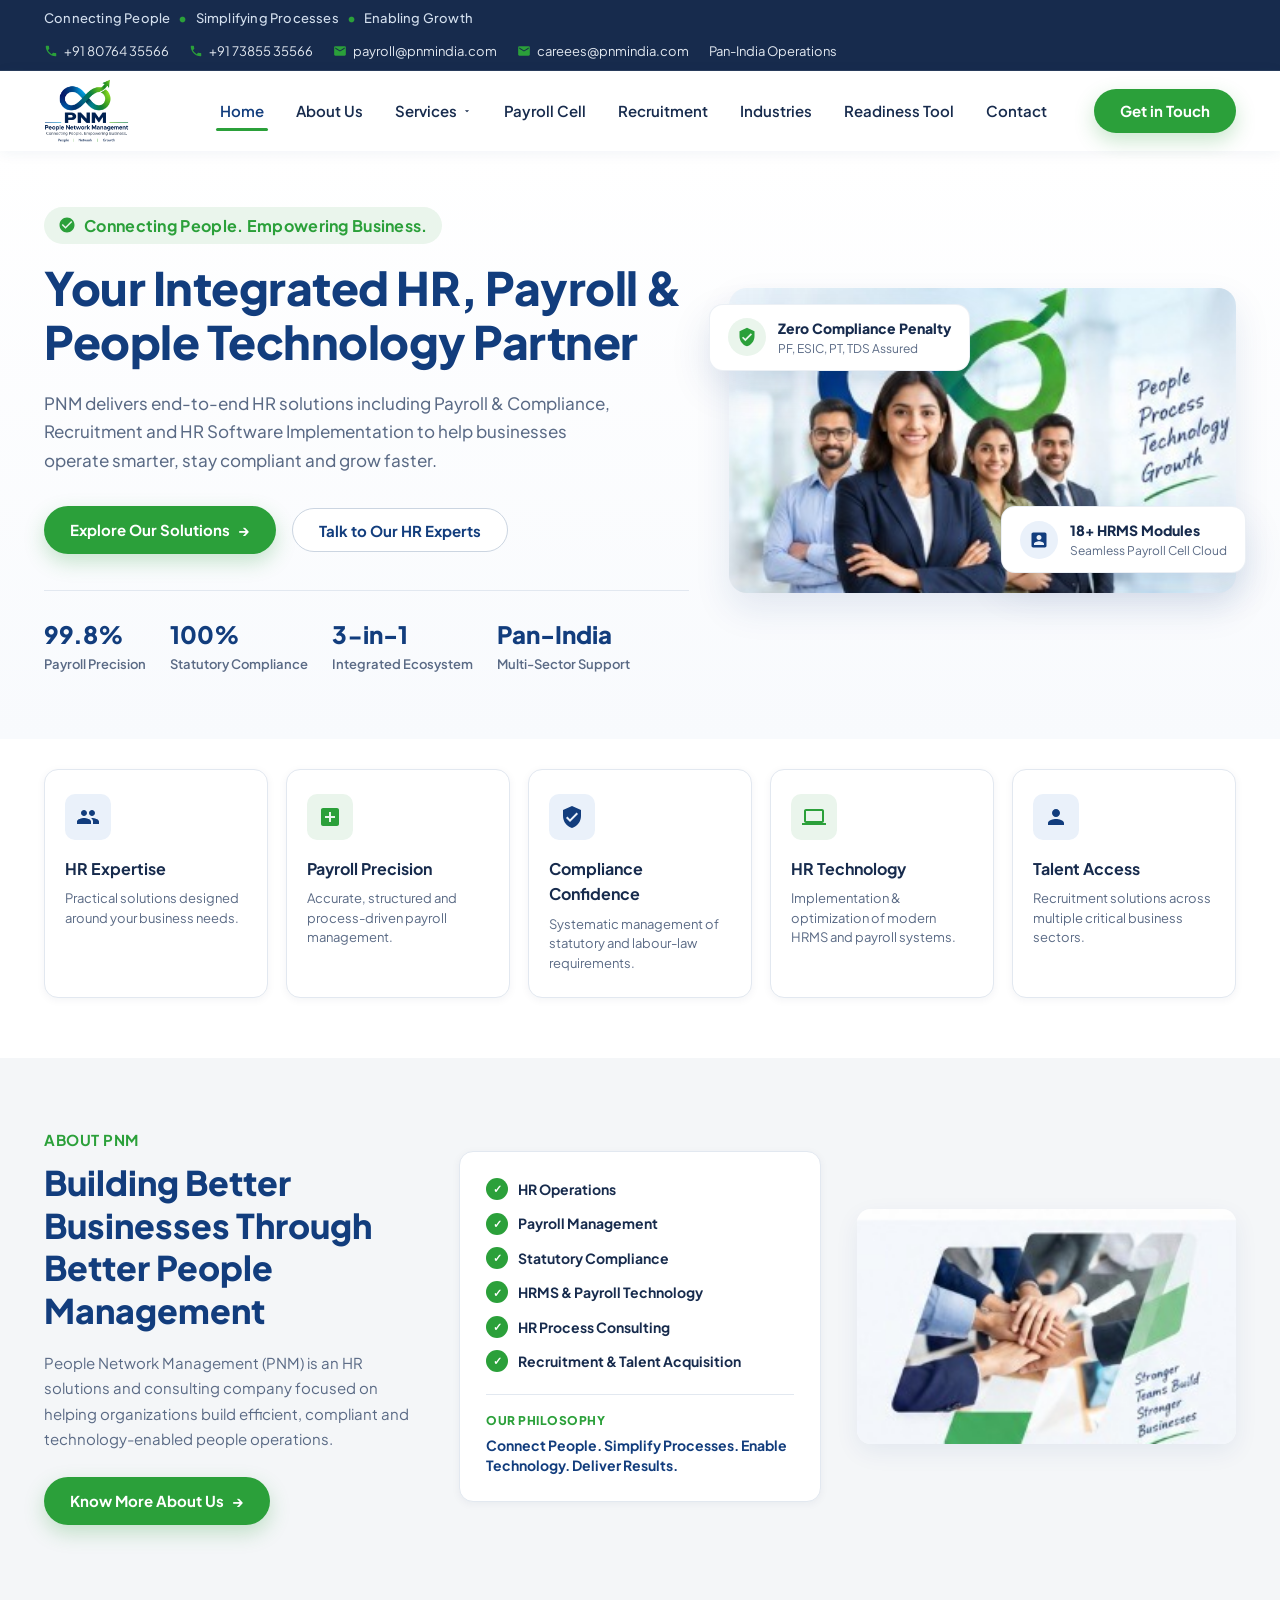
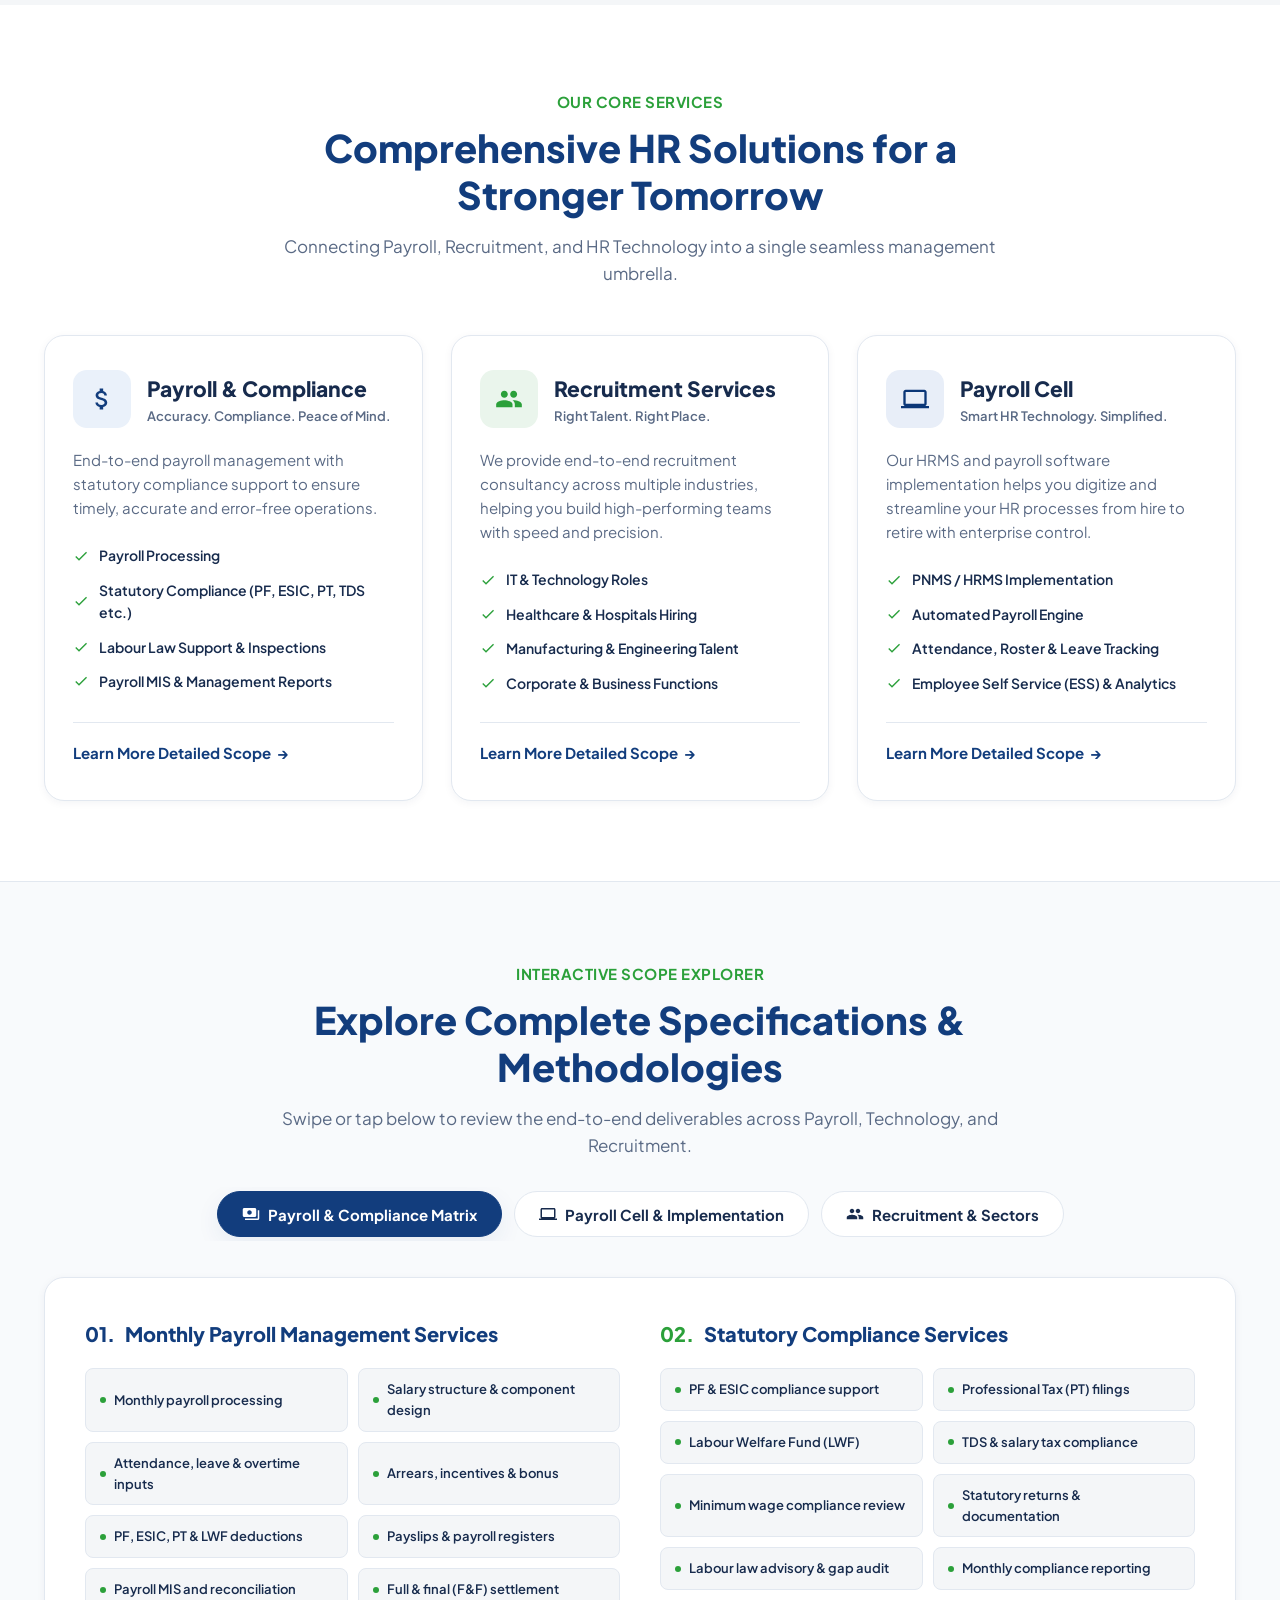
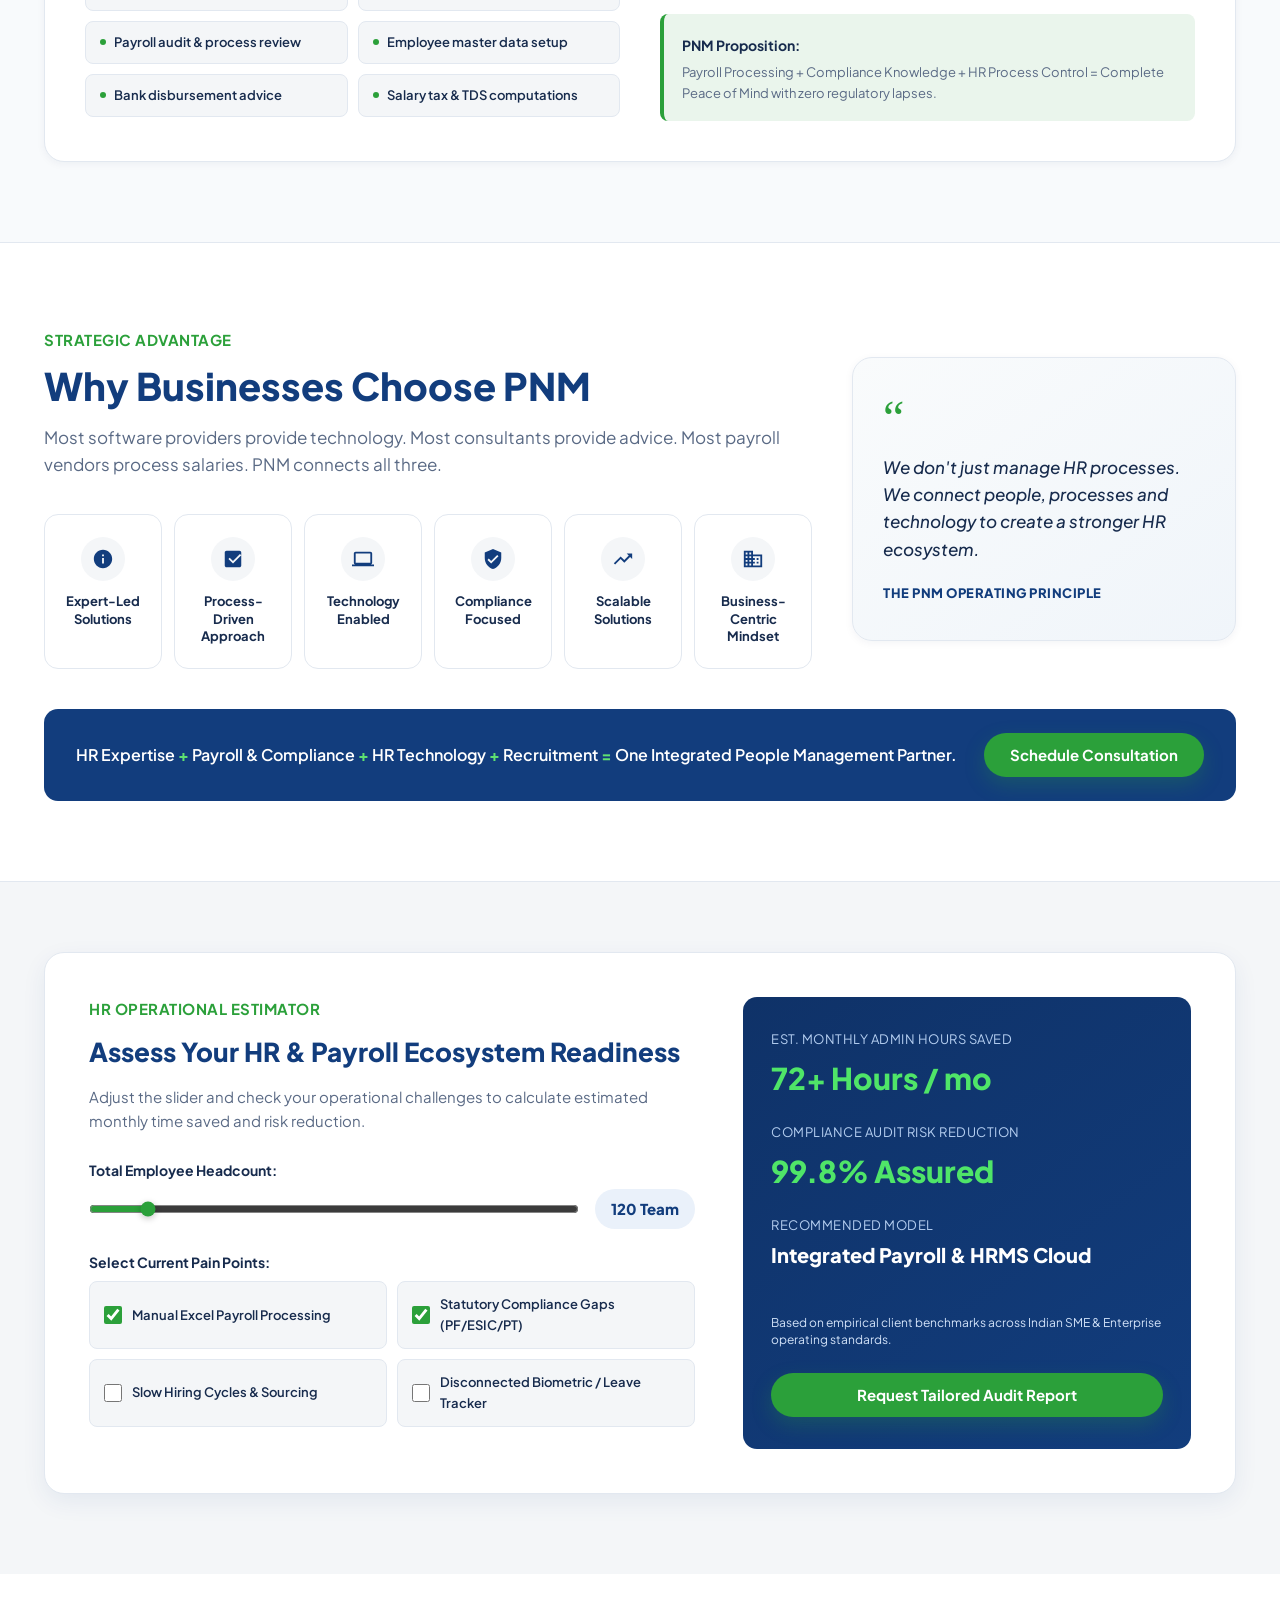
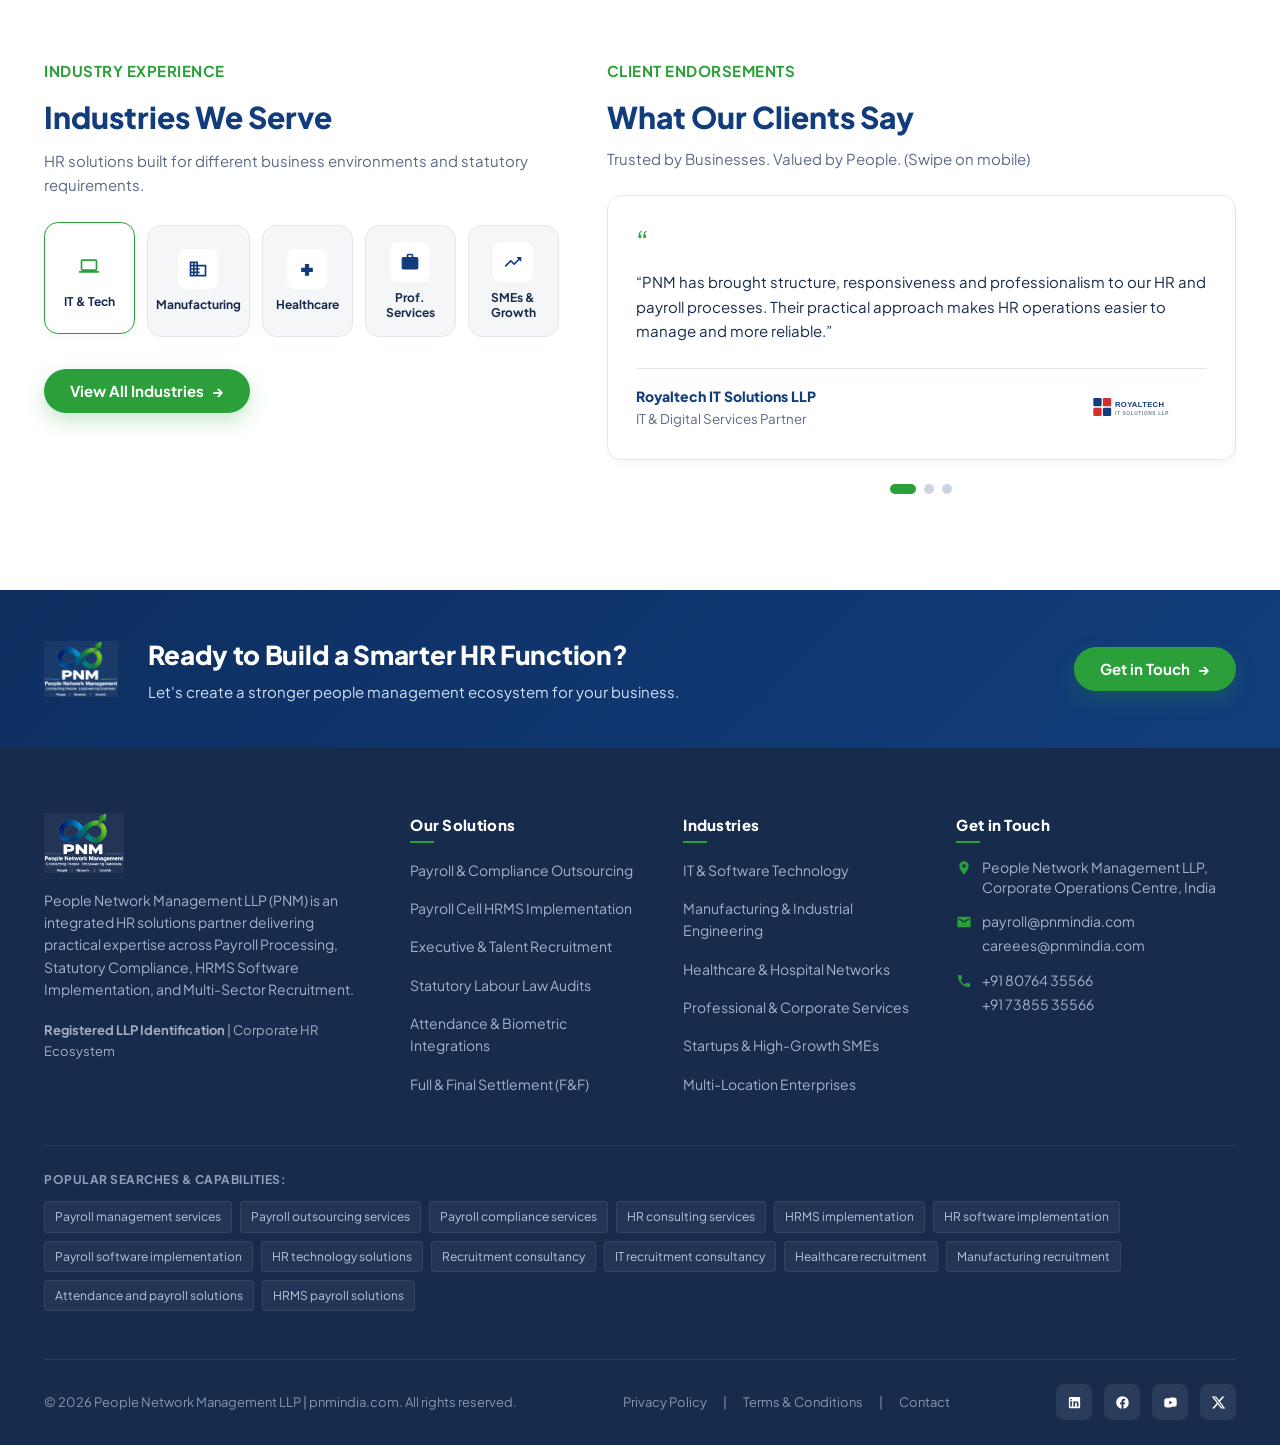
<file: index.html>
<!DOCTYPE html>
<html lang="en">

<head>
  <meta charset="UTF-8">
  <meta name="viewport" content="width=device-width, initial-scale=1.0, viewport-fit=cover">
  <title>People Network Management LLP (PNM) | Integrated HR, Payroll & People Technology</title>

  <!-- SEO & Brand Metadata -->
  <meta name="description"
    content="People Network Management (PNM LLP) connects HR Expertise, Accurate Payroll & Compliance, Recruitment Services, and Payroll Cell HRMS Technology into one connected people management ecosystem.">
  <meta name="keywords"
    content="payroll management services, payroll outsourcing, payroll compliance, HR consulting services, HRMS implementation, payroll software implementation, recruitment consultancy, IT recruitment, healthcare recruitment, manufacturing recruitment">
  <meta name="robots" content="index, follow">
  <meta name="theme-color" content="#123D7D">

  <!-- Canonical URL -->
  <link rel="canonical" href="https://pnmindia.com/">

  <!-- Open Graph / Facebook -->
  <meta property="og:type" content="website">
  <meta property="og:url" content="https://pnmindia.com/">
  <meta property="og:site_name" content="People Network Management LLP (PNM)">
  <meta property="og:title" content="People Network Management LLP (PNM) | Integrated HR, Payroll & People Technology">
  <meta property="og:description"
    content="Connecting People. Simplifying Processes. Enabling Growth. Integrated Payroll, Statutory Compliance, Recruitment Services, and Payroll Cell HRMS Technology.">
  <meta property="og:image" content="https://pnmindia.com/images/pnm-logo-transparent.png">

  <!-- Twitter Card -->
  <meta name="twitter:card" content="summary_large_image">
  <meta name="twitter:domain" content="pnmindia.com">
  <meta name="twitter:url" content="https://pnmindia.com/">
  <meta name="twitter:title" content="People Network Management LLP (PNM)">
  <meta name="twitter:description"
    content="Connecting People. Simplifying Processes. Enabling Growth. Integrated Payroll, Statutory Compliance, Recruitment & HRMS.">
  <meta name="twitter:image" content="https://pnmindia.com/images/pnm-logo-transparent.png">

  <!-- JSON-LD Structured Data Schema -->
  <script type="application/ld+json">
  {
    "@context": "https://schema.org",
    "@type": "Corporation",
    "name": "People Network Management LLP",
    "alternateName": "PNM LLP",
    "url": "https://pnmindia.com/",
    "logo": "https://pnmindia.com/images/pnm-logo-transparent.png",
    "description": "Integrated HR solutions partner combining Payroll Outsourcing, Statutory Compliance, Multi-Sector Recruitment, and Payroll Cell HRMS Technology.",
    "contactPoint": [
      {
        "@type": "ContactPoint",
        "telephone": "+91-8076435566",
        "contactType": "customer service",
        "email": "payroll@pnmindia.com",
        "areaServed": "IN",
        "availableLanguage": ["English", "Hindi"]
      },
      {
        "@type": "ContactPoint",
        "telephone": "+91-7385535566",
        "contactType": "recruitment and careers",
        "email": "careees@pnmindia.com",
        "areaServed": "IN",
        "availableLanguage": ["English", "Hindi"]
      }
    ]
  }
  </script>

  <!-- Google Fonts: Plus Jakarta Sans -->
  <link rel="preconnect" href="https://fonts.googleapis.com">
  <link rel="preconnect" href="https://fonts.gstatic.com" crossorigin>
  <link href="https://fonts.googleapis.com/css2?family=Plus+Jakarta+Sans:wght@300;400;500;600;700;800;900&display=swap"
    rel="stylesheet">

  <!-- Custom CSS -->
  <link rel="stylesheet" href="style.css">

  <!-- Favicon -->
  <link rel="icon" type="image/png" href="images/pnm-logo-transparent.png">
</head>

<body>

  <!-- ==========================================================================
       TOP ANNOUNCEMENT / CORPORATE INFO BAR
       ========================================================================== -->
  <aside class="top-bar" aria-label="Corporate Information">
    <div class="container top-bar-content">
      <div class="top-bar-tagline">
        <span>Connecting People</span>
        <span class="bullet">•</span>
        <span>Simplifying Processes</span>
        <span class="bullet">•</span>
        <span>Enabling Growth</span>
      </div>
      <div class="top-bar-contacts">
        <a href="tel:+918076435566" class="top-bar-link">
          <svg viewBox="0 0 24 24">
            <path
              d="M6.62 10.79a15.053 15.053 0 006.59 6.59l2.2-2.2c.27-.27.67-.36 1.02-.24 1.12.37 2.33.57 3.57.57.55 0 1 .45 1 1V20c0 .55-.45 1-1 1-9.39 0-17-7.61-17-17 0-.55.45-1 1-1h3.5c.55 0 1 .45 1 1 0 1.25.2 2.45.57 3.57.11.35.03.74-.25 1.02l-2.2 2.2z" />
          </svg>
          <span>+91 80764 35566</span>
        </a>
        <a href="tel:+917385535566" class="top-bar-link">
          <svg viewBox="0 0 24 24">
            <path
              d="M6.62 10.79a15.053 15.053 0 006.59 6.59l2.2-2.2c.27-.27.67-.36 1.02-.24 1.12.37 2.33.57 3.57.57.55 0 1 .45 1 1V20c0 .55-.45 1-1 1-9.39 0-17-7.61-17-17 0-.55.45-1 1-1h3.5c.55 0 1 .45 1 1 0 1.25.2 2.45.57 3.57.11.35.03.74-.25 1.02l-2.2 2.2z" />
          </svg>
          <span>+91 73855 35566</span>
        </a>
        <a href="mailto:payroll@pnmindia.com" class="top-bar-link">
          <svg viewBox="0 0 24 24">
            <path
              d="M20 4H4c-1.1 0-1.99.9-1.99 2L2 18c0 1.1.9 2 2 2h16c1.1 0 2-.9 2-2V6c0-1.1-.9-2-2-2zm0 4l-8 5-8-5V6l8 5 8-5v2z" />
          </svg>
          <span>payroll@pnmindia.com</span>
        </a>
        <a href="mailto:careees@pnmindia.com" class="top-bar-link">
          <svg viewBox="0 0 24 24">
            <path
              d="M20 4H4c-1.1 0-1.99.9-1.99 2L2 18c0 1.1.9 2 2 2h16c1.1 0 2-.9 2-2V6c0-1.1-.9-2-2-2zm0 4l-8 5-8-5V6l8 5 8-5v2z" />
          </svg>
          <span>careees@pnmindia.com</span>
        </a>
        <span class="top-bar-link pan-india-tag">Pan-India Operations</span>
      </div>
    </div>
  </aside>

  <!-- ==========================================================================
       STICKY MAIN HEADER & NAVIGATION
       ========================================================================== -->
  <header class="main-header" id="mainHeader">
    <div class="container navbar">
      <!-- Logo Lockup -->
      <a href="#home" class="brand-logo" title="People Network Management LLP">
        <img src="images/pnm-logo-transparent.png" alt="People Network Management (PNM LLP) Logo"
          class="brand-logo-img">
      </a>

      <!-- Navigation Drawer Overlay for Mobile -->
      <div class="nav-overlay" id="navOverlay" aria-hidden="true"></div>

      <!-- Navigation Menu Drawer -->
      <nav aria-label="Main Navigation" class="nav-drawer" id="navDrawer">
        <!-- Mobile Drawer Header -->
        <div class="mobile-drawer-header">
          <img src="images/pnm-logo-transparent.png" alt="PNM Logo" style="height: 44px; width: auto;">
          <button type="button" class="drawer-close-btn" id="drawerCloseBtn" aria-label="Close menu">✕</button>
        </div>

        <ul class="nav-menu" id="navMenu">
          <li class="nav-item"><a href="#home" class="nav-link active">Home</a></li>
          <li class="nav-item"><a href="#about" class="nav-link">About Us</a></li>

          <!-- Services Dropdown (Accordion on Mobile) -->
          <li class="nav-item dropdown-parent">
            <a href="#services" class="nav-link dropdown-toggle" id="servicesToggle">
              <span>Services</span>
              <svg class="caret" viewBox="0 0 24 24">
                <path d="M7 10l5 5 5-5z" />
              </svg>
            </a>
            <ul class="dropdown-menu">
              <li>
                <a href="#payroll" class="dropdown-link" data-tab-target="tab-payroll">
                  <div class="dropdown-icon-box">
                    <svg width="18" height="18" viewBox="0 0 24 24" fill="currentColor">
                      <path
                        d="M19 14V6c0-1.1-.9-2-2-2H3c-1.1 0-2 .9-2 2v8c0 1.1.9 2 2 2h14c1.1 0 2-.9 2-2zm-9-1c-1.66 0-3-1.34-3-3s1.34-3 3-3 3 1.34 3 3-1.34 3-3 3zm13-6v11c0 1.1-.9 2-2 2H4v-2h17V7h2z" />
                    </svg>
                  </div>
                  <div>
                    <div>Payroll & Compliance</div>
                    <small style="color:#64748B;font-size:11px;">Accuracy • Compliance • Control</small>
                  </div>
                </a>
              </li>
              <li>
                <a href="#recruitment" class="dropdown-link" data-tab-target="tab-recruitment">
                  <div class="dropdown-icon-box">
                    <svg width="18" height="18" viewBox="0 0 24 24" fill="currentColor">
                      <path
                        d="M16 11c1.66 0 2.99-1.34 2.99-3S17.66 5 16 5c-1.66 0-3 1.34-3 3s1.34 3 3 3zm-8 0c1.66 0 2.99-1.34 2.99-3S9.66 5 8 5C6.34 5 5 6.34 5 8s1.34 3 3 3zm0 2c-2.33 0-7 1.17-7 3.5V19h14v-2.5c0-2.33-4.67-3.5-7-3.5zm8 0c-.29 0-.62.02-.97.05 1.16.84 1.97 1.97 1.97 3.45V19h6v-2.5c0-2.33-4.67-3.5-7-3.5z" />
                    </svg>
                  </div>
                  <div>
                    <div>Recruitment Services</div>
                    <small style="color:#64748B;font-size:11px;">Talent • Sector Fit • Speed</small>
                  </div>
                </a>
              </li>
              <li>
                <a href="#payrollcell" class="dropdown-link" data-tab-target="tab-software">
                  <div class="dropdown-icon-box">
                    <svg width="18" height="18" viewBox="0 0 24 24" fill="currentColor">
                      <path
                        d="M20 18c1.1 0 1.99-.9 1.99-2L22 6c0-1.1-.9-2-2-2H4c-1.1 0-2 .9-2 2v10c0 1.1.9 2 2 2H0v2h24v-2h-4zM4 6h16v10H4V6z" />
                    </svg>
                  </div>
                  <div>
                    <div>Payroll Cell – HRMS</div>
                    <small style="color:#64748B;font-size:11px;">Technology • Automation • Cloud</small>
                  </div>
                </a>
              </li>
            </ul>
          </li>

          <li class="nav-item"><a href="#payrollcell" class="nav-link">Payroll Cell</a></li>
          <li class="nav-item"><a href="#recruitment" class="nav-link">Recruitment</a></li>
          <li class="nav-item"><a href="#industries" class="nav-link">Industries</a></li>
          <li class="nav-item"><a href="#calculator" class="nav-link">Readiness Tool</a></li>
          <li class="nav-item"><a href="#contact" class="nav-link">Contact</a></li>
        </ul>

        <!-- Mobile Drawer Direct Actions -->
        <div class="mobile-drawer-footer">
          <a href="tel:+918076435566" class="drawer-contact-row">
            <svg width="16" height="16" viewBox="0 0 24 24" fill="currentColor">
              <path
                d="M6.62 10.79a15.053 15.053 0 006.59 6.59l2.2-2.2c.27-.27.67-.36 1.02-.24 1.12.37 2.33.57 3.57.57.55 0 1 .45 1 1V20c0 .55-.45 1-1 1-9.39 0-17-7.61-17-17 0-.55.45-1 1-1h3.5c.55 0 1 .45 1 1 0 1.25.2 2.45.57 3.57.11.35.03.74-.25 1.02l-2.2 2.2z" />
            </svg>
            <span>+91 80764 35566</span>
          </a>
          <a href="tel:+917385535566" class="drawer-contact-row" style="margin-top: 6px;">
            <svg width="16" height="16" viewBox="0 0 24 24" fill="currentColor">
              <path
                d="M6.62 10.79a15.053 15.053 0 006.59 6.59l2.2-2.2c.27-.27.67-.36 1.02-.24 1.12.37 2.33.57 3.57.57.55 0 1 .45 1 1V20c0 .55-.45 1-1 1-9.39 0-17-7.61-17-17 0-.55.45-1 1-1h3.5c.55 0 1 .45 1 1 0 1.25.2 2.45.57 3.57.11.35.03.74-.25 1.02l-2.2 2.2z" />
            </svg>
            <span>+91 73855 35566</span>
          </a>
          <a href="mailto:payroll@pnmindia.com" class="drawer-contact-row" style="margin-top: 6px;">
            <svg width="16" height="16" viewBox="0 0 24 24" fill="currentColor">
              <path
                d="M20 4H4c-1.1 0-1.99.9-1.99 2L2 18c0 1.1.9 2 2 2h16c1.1 0 2-.9 2-2V6c0-1.1-.9-2-2-2zm0 4l-8 5-8-5V6l8 5 8-5v2z" />
            </svg>
            <span>payroll@pnmindia.com</span>
          </a>
          <a href="mailto:careees@pnmindia.com" class="drawer-contact-row" style="margin-top: 6px;">
            <svg width="16" height="16" viewBox="0 0 24 24" fill="currentColor">
              <path
                d="M20 4H4c-1.1 0-1.99.9-1.99 2L2 18c0 1.1.9 2 2 2h16c1.1 0 2-.9 2-2V6c0-1.1-.9-2-2-2zm0 4l-8 5-8-5V6l8 5 8-5v2z" />
            </svg>
            <span>careees@pnmindia.com</span>
          </a>
          <button type="button" class="btn-primary-green open-modal-btn" data-modal-type="consultation"
            style="width: 100%; margin-top: 12px;">
            Book a Consultation
          </button>
        </div>
      </nav>

      <!-- Primary Action CTA & Animated Mobile Toggle -->
      <div class="nav-header-actions">
        <button type="button" class="btn-primary-green header-cta-btn open-modal-btn" data-modal-type="consultation">
          <span>Get in Touch</span>
        </button>

        <!-- Animated 3-Bar Hamburger Button -->
        <button type="button" class="mobile-toggle-btn" id="mobileToggle" aria-label="Toggle navigation menu"
          aria-expanded="false">
          <span class="hamburger-bar"></span>
          <span class="hamburger-bar"></span>
          <span class="hamburger-bar"></span>
        </button>
      </div>
    </div>
  </header>

  <!-- ==========================================================================
       HERO SECTION
       ========================================================================== -->
  <section class="hero-section" id="home">
    <div class="container hero-grid">
      <!-- Left Hero Content -->
      <div class="hero-content">
        <div class="hero-eyebrow">
          <svg width="18" height="18" viewBox="0 0 24 24" fill="currentColor">
            <path
              d="M12 2C6.48 2 2 6.48 2 12s4.48 10 10 10 10-4.48 10-10S17.52 2 12 2zm-2 15l-5-5 1.41-1.41L10 14.17l7.59-7.59L19 8l-9 9z" />
          </svg>
          <span>Connecting People. Empowering Business.</span>
        </div>

        <h1 class="hero-title">
          Your Integrated HR, Payroll & People Technology Partner
        </h1>

        <p class="hero-subtitle">
          PNM delivers end-to-end HR solutions including Payroll & Compliance, Recruitment and HR Software
          Implementation to help businesses operate smarter, stay compliant and grow faster.
        </p>

        <div class="hero-actions">
          <a href="#services" class="btn-primary-green hero-action-btn">
            <span>Explore Our Solutions</span>
            <span>→</span>
          </a>
          <button type="button" class="btn-outline-navy hero-action-btn open-modal-btn" data-modal-type="consultation">
            Talk to Our HR Experts
          </button>
        </div>

        <!-- Proof Points Grid (2x2 on Mobile, 4-in-a-row on Desktop) -->
        <div class="hero-stats-row">
          <div class="hero-stat-item">
            <span class="hero-stat-number">99.8%</span>
            <span class="hero-stat-label">Payroll Precision</span>
          </div>
          <div class="hero-stat-item">
            <span class="hero-stat-number">100%</span>
            <span class="hero-stat-label">Statutory Compliance</span>
          </div>
          <div class="hero-stat-item">
            <span class="hero-stat-number">3-in-1</span>
            <span class="hero-stat-label">Integrated Ecosystem</span>
          </div>
          <div class="hero-stat-item">
            <span class="hero-stat-number">Pan-India</span>
            <span class="hero-stat-label">Multi-Sector Support</span>
          </div>
        </div>
      </div>

      <!-- Right Hero Visual Showcase -->
      <div class="hero-visual-card">
        <img src="assets/hero_team.png" alt="PNM People Process Technology Growth - Team and Infinity Emblem"
          class="hero-team-image">

        <!-- Mobile Safe Floating Cards -->
        <div class="floating-stat-badge badge-top-left">
          <div class="stat-icon">
            <svg width="20" height="20" viewBox="0 0 24 24" fill="currentColor">
              <path
                d="M12 1L3 5v6c0 5.55 3.84 10.74 9 12 5.16-1.26 9-6.45 9-12V5l-9-4zm-2 16l-4-4 1.41-1.41L10 14.17l6.59-6.59L18 9l-8 8z" />
            </svg>
          </div>
          <div>
            <div class="badge-text-title">Zero Compliance Penalty</div>
            <div class="badge-text-sub">PF, ESIC, PT, TDS Assured</div>
          </div>
        </div>

        <div class="floating-stat-badge badge-bottom-right">
          <div class="stat-icon navy">
            <svg width="20" height="20" viewBox="0 0 24 24" fill="currentColor">
              <path
                d="M19 3H5c-1.1 0-2 .9-2 2v14c0 1.1.9 2 2 2h14c1.1 0 2-.9 2-2V5c0-1.1-.9-2-2-2zm-7 3c1.66 0 3 1.34 3 3s-1.34 3-3 3-3-1.34-3-3 1.34-3 3-3zm6 12H6v-1.4c0-2 4-3.1 6-3.1s6 1.1 6 3.1V18z" />
            </svg>
          </div>
          <div>
            <div class="badge-text-title">18+ HRMS Modules</div>
            <div class="badge-text-sub">Seamless Payroll Cell Cloud</div>
          </div>
        </div>
      </div>
    </div>
  </section>

  <!-- ==========================================================================
       5-COLUMN QUICK HIGHLIGHTS BAR
       ========================================================================== -->
  <section class="feature-highlights-bar" aria-label="Core Competencies">
    <div class="container">
      <div class="highlights-grid">
        <!-- 1. HR Expertise -->
        <div class="highlight-card">
          <div class="highlight-icon-wrap">
            <svg width="24" height="24" viewBox="0 0 24 24" fill="currentColor">
              <path
                d="M16 11c1.66 0 2.99-1.34 2.99-3S17.66 5 16 5c-1.66 0-3 1.34-3 3s1.34 3 3 3zm-8 0c1.66 0 2.99-1.34 2.99-3S9.66 5 8 5C6.34 5 5 6.34 5 8s1.34 3 3 3zm0 2c-2.33 0-7 1.17-7 3.5V19h14v-2.5c0-2.33-4.67-3.5-7-3.5zm8 0c-.29 0-.62.02-.97.05 1.16.84 1.97 1.97 1.97 3.45V19h6v-2.5c0-2.33-4.67-3.5-7-3.5z" />
            </svg>
          </div>
          <h3 class="highlight-title">HR Expertise</h3>
          <p class="highlight-desc">Practical solutions designed around your business needs.</p>
        </div>

        <!-- 2. Payroll Precision -->
        <div class="highlight-card">
          <div class="highlight-icon-wrap">
            <svg width="24" height="24" viewBox="0 0 24 24" fill="currentColor">
              <path
                d="M19 3H5c-1.1 0-2 .9-2 2v14c0 1.1.9 2 2 2h14c1.1 0 2-.9 2-2V5c0-1.1-.9-2-2-2zm-2 10h-4v4h-2v-4H7v-2h4V7h2v4h4v2z" />
            </svg>
          </div>
          <h3 class="highlight-title">Payroll Precision</h3>
          <p class="highlight-desc">Accurate, structured and process-driven payroll management.</p>
        </div>

        <!-- 3. Compliance Confidence -->
        <div class="highlight-card">
          <div class="highlight-icon-wrap">
            <svg width="24" height="24" viewBox="0 0 24 24" fill="currentColor">
              <path
                d="M12 1L3 5v6c0 5.55 3.84 10.74 9 12 5.16-1.26 9-6.45 9-12V5l-9-4zm-2 16l-4-4 1.41-1.41L10 14.17l6.59-6.59L18 9l-8 8z" />
            </svg>
          </div>
          <h3 class="highlight-title">Compliance Confidence</h3>
          <p class="highlight-desc">Systematic management of statutory and labour-law requirements.</p>
        </div>

        <!-- 4. HR Technology -->
        <div class="highlight-card">
          <div class="highlight-icon-wrap">
            <svg width="24" height="24" viewBox="0 0 24 24" fill="currentColor">
              <path
                d="M20 18c1.1 0 1.99-.9 1.99-2L22 6c0-1.1-.9-2-2-2H4c-1.1 0-2 .9-2 2v10c0 1.1.9 2 2 2H0v2h24v-2h-4zM4 6h16v10H4V6z" />
            </svg>
          </div>
          <h3 class="highlight-title">HR Technology</h3>
          <p class="highlight-desc">Implementation & optimization of modern HRMS and payroll systems.</p>
        </div>

        <!-- 5. Talent Access -->
        <div class="highlight-card">
          <div class="highlight-icon-wrap">
            <svg width="24" height="24" viewBox="0 0 24 24" fill="currentColor">
              <path
                d="M12 12c2.21 0 4-1.79 4-4s-1.79-4-4-4-4 1.79-4 4 1.79 4 4 4zm0 2c-2.67 0-8 1.34-8 4v2h16v-2c0-2.66-5.33-4-8-4z" />
            </svg>
          </div>
          <h3 class="highlight-title">Talent Access</h3>
          <p class="highlight-desc">Recruitment solutions across multiple critical business sectors.</p>
        </div>
      </div>
    </div>
  </section>

  <!-- ==========================================================================
       ABOUT PNM SECTION
       ========================================================================== -->
  <section class="about-section" id="about">
    <div class="container">
      <div class="about-grid">
        <!-- Col 1: Narrative & CTA -->
        <div class="about-narrative-col">
          <span class="section-eyebrow">About PNM</span>
          <h2 class="about-title">
            Building Better Businesses Through Better People Management
          </h2>
          <p class="about-desc">
            People Network Management (PNM) is an HR solutions and consulting company focused on helping organizations
            build
            efficient, compliant and technology-enabled people operations.
          </p>
          <a href="#services" class="btn-primary-green">
            <span>Know More About Us</span>
            <span>→</span>
          </a>
        </div>

        <!-- Col 2: Six Pillar Checklist & Philosophy -->
        <div class="about-checklist-col">
          <ul class="about-checklist">
            <li class="about-checklist-item">
              <span class="check-circle">✓</span>
              <span>HR Operations</span>
            </li>
            <li class="about-checklist-item">
              <span class="check-circle">✓</span>
              <span>Payroll Management</span>
            </li>
            <li class="about-checklist-item">
              <span class="check-circle">✓</span>
              <span>Statutory Compliance</span>
            </li>
            <li class="about-checklist-item">
              <span class="check-circle">✓</span>
              <span>HRMS & Payroll Technology</span>
            </li>
            <li class="about-checklist-item">
              <span class="check-circle">✓</span>
              <span>HR Process Consulting</span>
            </li>
            <li class="about-checklist-item">
              <span class="check-circle">✓</span>
              <span>Recruitment & Talent Acquisition</span>
            </li>
          </ul>

          <div class="about-philosophy-box">
            <div class="philosophy-label">Our Philosophy</div>
            <div class="philosophy-text">
              Connect People. Simplify Processes. Enable Technology. Deliver Results.
            </div>
          </div>
        </div>

        <!-- Col 3: Visual Graphic Card -->
        <div class="about-image-card">
          <img src="assets/about_team.png" alt="Stronger Teams Build Stronger Businesses - Team Collaboration"
            class="about-team-img">
        </div>
      </div>
    </div>
  </section>

  <!-- ==========================================================================
       OUR CORE SERVICES (THE THREE PILLARS)
       ========================================================================== -->
  <section class="services-section" id="services">
    <div class="container">
      <div class="section-header-center">
        <span class="section-eyebrow">Our Core Services</span>
        <h2 class="section-title">Comprehensive HR Solutions for a Stronger Tomorrow</h2>
        <p class="section-subtitle">
          Connecting Payroll, Recruitment, and HR Technology into a single seamless management umbrella.
        </p>
      </div>

      <div class="services-pillars-grid">
        <!-- Pillar 1: Payroll & Compliance -->
        <div class="service-card pillar-payroll" id="payroll">
          <div class="service-icon-head">
            <div class="pillar-icon-badge">
              <svg width="28" height="28" viewBox="0 0 24 24" fill="currentColor">
                <path
                  d="M11.8 10.9c-2.27-.59-3-1.2-3-2.15 0-1.09 1.01-1.85 2.7-1.85 1.78 0 2.44.85 2.5 2.1h2.21c-.07-1.72-1.12-3.3-3.21-3.81V3h-3v2.16c-1.94.42-3.5 1.68-3.5 3.61 0 2.31 1.91 3.46 4.7 4.13 2.5.6 3 1.48 3 2.41 0 .69-.49 1.79-2.7 1.79-2.06 0-2.87-.92-2.98-2.1h-2.2c.12 2.19 1.76 3.42 3.68 3.83V21h3v-2.15c1.95-.37 3.5-1.5 3.5-3.55 0-2.84-2.43-3.81-4.7-4.4z" />
              </svg>
            </div>
            <div class="pillar-meta">
              <h3 class="pillar-name">Payroll & Compliance</h3>
              <span class="pillar-tagline">Accuracy. Compliance. Peace of Mind.</span>
            </div>
          </div>
          <p class="pillar-desc">
            End-to-end payroll management with statutory compliance support to ensure timely, accurate and error-free
            operations.
          </p>
          <ul class="pillar-features-list">
            <li class="pillar-feature-item">
              <svg viewBox="0 0 24 24">
                <path d="M9 16.2L4.8 12l-1.4 1.4L9 19 21 7l-1.4-1.4L9 16.2z" />
              </svg>
              <span>Payroll Processing</span>
            </li>
            <li class="pillar-feature-item">
              <svg viewBox="0 0 24 24">
                <path d="M9 16.2L4.8 12l-1.4 1.4L9 19 21 7l-1.4-1.4L9 16.2z" />
              </svg>
              <span>Statutory Compliance (PF, ESIC, PT, TDS etc.)</span>
            </li>
            <li class="pillar-feature-item">
              <svg viewBox="0 0 24 24">
                <path d="M9 16.2L4.8 12l-1.4 1.4L9 19 21 7l-1.4-1.4L9 16.2z" />
              </svg>
              <span>Labour Law Support & Inspections</span>
            </li>
            <li class="pillar-feature-item">
              <svg viewBox="0 0 24 24">
                <path d="M9 16.2L4.8 12l-1.4 1.4L9 19 21 7l-1.4-1.4L9 16.2z" />
              </svg>
              <span>Payroll MIS & Management Reports</span>
            </li>
          </ul>
          <a href="#deep-dive" class="pillar-action-link" data-tab-switch="tab-payroll">
            <span>Learn More Detailed Scope</span>
            <span>→</span>
          </a>
        </div>

        <!-- Pillar 2: Recruitment Services -->
        <div class="service-card pillar-recruitment" id="recruitment">
          <div class="service-icon-head">
            <div class="pillar-icon-badge">
              <svg width="28" height="28" viewBox="0 0 24 24" fill="currentColor">
                <path
                  d="M16 11c1.66 0 2.99-1.34 2.99-3S17.66 5 16 5c-1.66 0-3 1.34-3 3s1.34 3 3 3zm-8 0c1.66 0 2.99-1.34 2.99-3S9.66 5 8 5C6.34 5 5 6.34 5 8s1.34 3 3 3zm0 2c-2.33 0-7 1.17-7 3.5V19h14v-2.5c0-2.33-4.67-3.5-7-3.5zm8 0c-.29 0-.62.02-.97.05 1.16.84 1.97 1.97 1.97 3.45V19h6v-2.5c0-2.33-4.67-3.5-7-3.5z" />
              </svg>
            </div>
            <div class="pillar-meta">
              <h3 class="pillar-name">Recruitment Services</h3>
              <span class="pillar-tagline">Right Talent. Right Place.</span>
            </div>
          </div>
          <p class="pillar-desc">
            We provide end-to-end recruitment consultancy across multiple industries, helping you build high-performing
            teams
            with speed and precision.
          </p>
          <ul class="pillar-features-list">
            <li class="pillar-feature-item">
              <svg viewBox="0 0 24 24">
                <path d="M9 16.2L4.8 12l-1.4 1.4L9 19 21 7l-1.4-1.4L9 16.2z" />
              </svg>
              <span>IT & Technology Roles</span>
            </li>
            <li class="pillar-feature-item">
              <svg viewBox="0 0 24 24">
                <path d="M9 16.2L4.8 12l-1.4 1.4L9 19 21 7l-1.4-1.4L9 16.2z" />
              </svg>
              <span>Healthcare & Hospitals Hiring</span>
            </li>
            <li class="pillar-feature-item">
              <svg viewBox="0 0 24 24">
                <path d="M9 16.2L4.8 12l-1.4 1.4L9 19 21 7l-1.4-1.4L9 16.2z" />
              </svg>
              <span>Manufacturing & Engineering Talent</span>
            </li>
            <li class="pillar-feature-item">
              <svg viewBox="0 0 24 24">
                <path d="M9 16.2L4.8 12l-1.4 1.4L9 19 21 7l-1.4-1.4L9 16.2z" />
              </svg>
              <span>Corporate & Business Functions</span>
            </li>
          </ul>
          <a href="#deep-dive" class="pillar-action-link" data-tab-switch="tab-recruitment">
            <span>Learn More Detailed Scope</span>
            <span>→</span>
          </a>
        </div>

        <!-- Pillar 3: Payroll Cell -->
        <div class="service-card pillar-software" id="payrollcell">
          <div class="service-icon-head">
            <div class="pillar-icon-badge">
              <svg width="28" height="28" viewBox="0 0 24 24" fill="currentColor">
                <path
                  d="M20 18c1.1 0 1.99-.9 1.99-2L22 6c0-1.1-.9-2-2-2H4c-1.1 0-2 .9-2 2v10c0 1.1.9 2 2 2H0v2h24v-2h-4zM4 6h16v10H4V6z" />
              </svg>
            </div>
            <div class="pillar-meta">
              <h3 class="pillar-name">Payroll Cell</h3>
              <span class="pillar-tagline">Smart HR Technology. Simplified.</span>
            </div>
          </div>
          <p class="pillar-desc">
            Our HRMS and payroll software implementation helps you digitize and streamline your HR processes from hire
            to
            retire with enterprise control.
          </p>
          <ul class="pillar-features-list">
            <li class="pillar-feature-item">
              <svg viewBox="0 0 24 24">
                <path d="M9 16.2L4.8 12l-1.4 1.4L9 19 21 7l-1.4-1.4L9 16.2z" />
              </svg>
              <span>PNMS / HRMS Implementation</span>
            </li>
            <li class="pillar-feature-item">
              <svg viewBox="0 0 24 24">
                <path d="M9 16.2L4.8 12l-1.4 1.4L9 19 21 7l-1.4-1.4L9 16.2z" />
              </svg>
              <span>Automated Payroll Engine</span>
            </li>
            <li class="pillar-feature-item">
              <svg viewBox="0 0 24 24">
                <path d="M9 16.2L4.8 12l-1.4 1.4L9 19 21 7l-1.4-1.4L9 16.2z" />
              </svg>
              <span>Attendance, Roster & Leave Tracking</span>
            </li>
            <li class="pillar-feature-item">
              <svg viewBox="0 0 24 24">
                <path d="M9 16.2L4.8 12l-1.4 1.4L9 19 21 7l-1.4-1.4L9 16.2z" />
              </svg>
              <span>Employee Self Service (ESS) & Analytics</span>
            </li>
          </ul>
          <a href="#deep-dive" class="pillar-action-link" data-tab-switch="tab-software">
            <span>Learn More Detailed Scope</span>
            <span>→</span>
          </a>
        </div>
      </div>
    </div>
  </section>

  <!-- ==========================================================================
       INTERACTIVE DEEP-DIVE TABS (FULL ARCHITECTURE & METHODOLOGY)
       ========================================================================== -->
  <section class="deep-dive-section" id="deep-dive">
    <div class="container">
      <div class="section-header-center" style="margin-bottom: 28px;">
        <span class="section-eyebrow">Interactive Scope Explorer</span>
        <h2 class="section-title">Explore Complete Specifications & Methodologies</h2>
        <p class="section-subtitle">
          Swipe or tap below to review the end-to-end deliverables across Payroll, Technology, and Recruitment.
        </p>
      </div>

      <!-- Tab Buttons (Horizontally Scrollable on Mobile) -->
      <div class="tabs-nav-scroll-wrap">
        <div class="tabs-nav">
          <button type="button" class="tab-btn active" data-tab="tab-payroll">
            <svg width="18" height="18" viewBox="0 0 24 24" fill="currentColor">
              <path
                d="M19 14V6c0-1.1-.9-2-2-2H3c-1.1 0-2 .9-2 2v8c0 1.1.9 2 2 2h14c1.1 0 2-.9 2-2zm-9-1c-1.66 0-3-1.34-3-3s1.34-3 3-3 3 1.34 3 3-1.34 3-3 3zm13-6v11c0 1.1-.9 2-2 2H4v-2h17V7h2z" />
            </svg>
            <span>Payroll & Compliance Matrix</span>
          </button>
          <button type="button" class="tab-btn" data-tab="tab-software">
            <svg width="18" height="18" viewBox="0 0 24 24" fill="currentColor">
              <path
                d="M20 18c1.1 0 1.99-.9 1.99-2L22 6c0-1.1-.9-2-2-2H4c-1.1 0-2 .9-2 2v10c0 1.1.9 2 2 2H0v2h24v-2h-4zM4 6h16v10H4V6z" />
            </svg>
            <span>Payroll Cell & Implementation</span>
          </button>
          <button type="button" class="tab-btn" data-tab="tab-recruitment">
            <svg width="18" height="18" viewBox="0 0 24 24" fill="currentColor">
              <path
                d="M16 11c1.66 0 2.99-1.34 2.99-3S17.66 5 16 5c-1.66 0-3 1.34-3 3s1.34 3 3 3zm-8 0c1.66 0 2.99-1.34 2.99-3S9.66 5 8 5C6.34 5 5 6.34 5 8s1.34 3 3 3zm0 2c-2.33 0-7 1.17-7 3.5V19h14v-2.5c0-2.33-4.67-3.5-7-3.5zm8 0c-.29 0-.62.02-.97.05 1.16.84 1.97 1.97 1.97 3.45V19h6v-2.5c0-2.33-4.67-3.5-7-3.5z" />
            </svg>
            <span>Recruitment & Sectors</span>
          </button>
        </div>
      </div>

      <!-- Tab Panes -->
      <div class="tabs-content">

        <!-- Tab 1: Payroll & Compliance -->
        <div class="tab-pane active" id="tab-payroll">
          <div class="deep-dive-box">
            <div class="split-detail-grid">
              <!-- Payroll Services (11 Points) -->
              <div>
                <h4 class="detail-block-title">
                  <span style="color:var(--pnm-navy);">01.</span>
                  <span>Monthly Payroll Management Services</span>
                </h4>
                <div class="detail-pills-grid">
                  <div class="detail-pill"><span class="dot"></span><span>Monthly payroll processing</span></div>
                  <div class="detail-pill"><span class="dot"></span><span>Salary structure & component design</span>
                  </div>
                  <div class="detail-pill"><span class="dot"></span><span>Attendance, leave & overtime inputs</span>
                  </div>
                  <div class="detail-pill"><span class="dot"></span><span>Arrears, incentives & bonus</span></div>
                  <div class="detail-pill"><span class="dot"></span><span>PF, ESIC, PT & LWF deductions</span></div>
                  <div class="detail-pill"><span class="dot"></span><span>Payslips & payroll registers</span></div>
                  <div class="detail-pill"><span class="dot"></span><span>Payroll MIS and reconciliation</span></div>
                  <div class="detail-pill"><span class="dot"></span><span>Full & final (F&F) settlement</span></div>
                  <div class="detail-pill"><span class="dot"></span><span>Payroll audit & process review</span></div>
                  <div class="detail-pill"><span class="dot"></span><span>Employee master data setup</span></div>
                  <div class="detail-pill"><span class="dot"></span><span>Bank disbursement advice</span></div>
                  <div class="detail-pill"><span class="dot"></span><span>Salary tax & TDS computations</span></div>
                </div>
              </div>

              <!-- Compliance Services (8 Points) -->
              <div>
                <h4 class="detail-block-title">
                  <span style="color:var(--pnm-green);">02.</span>
                  <span>Statutory Compliance Services</span>
                </h4>
                <div class="detail-pills-grid">
                  <div class="detail-pill"><span class="dot"></span><span>PF & ESIC compliance support</span></div>
                  <div class="detail-pill"><span class="dot"></span><span>Professional Tax (PT) filings</span></div>
                  <div class="detail-pill"><span class="dot"></span><span>Labour Welfare Fund (LWF)</span></div>
                  <div class="detail-pill"><span class="dot"></span><span>TDS & salary tax compliance</span></div>
                  <div class="detail-pill"><span class="dot"></span><span>Minimum wage compliance review</span></div>
                  <div class="detail-pill"><span class="dot"></span><span>Statutory returns & documentation</span></div>
                  <div class="detail-pill"><span class="dot"></span><span>Labour law advisory & gap audit</span></div>
                  <div class="detail-pill"><span class="dot"></span><span>Monthly compliance reporting</span></div>
                </div>

                <div
                  style="margin-top: 24px; padding: 18px; background: var(--pnm-green-light); border-radius: var(--radius-sm); border-left: 4px solid var(--pnm-green);">
                  <strong style="color: var(--pnm-navy-dark); font-size: 0.875rem;">PNM Proposition:</strong>
                  <p style="color: var(--pnm-grey-text); font-size: 0.8125rem; margin-top: 4px;">
                    Payroll Processing + Compliance Knowledge + HR Process Control = Complete Peace of Mind with zero
                    regulatory lapses.
                  </p>
                </div>
              </div>
            </div>
          </div>
        </div>

        <!-- Tab 2: Payroll Cell HRMS & 9-Step Implementation -->
        <div class="tab-pane" id="tab-software">
          <div class="deep-dive-box">
            <h4 class="detail-block-title" style="margin-bottom: 8px;">
              <span>Payroll Cell – 18 Core HRMS Modules</span>
            </h4>
            <p style="font-size: 0.875rem; color: var(--pnm-grey-text); margin-bottom: 20px;">
              Moving organizations from disconnected spreadsheets toward an integrated, automated cloud ecosystem.
            </p>

            <div class="hrms-modules-grid">
              <div class="hrms-module-item"><span>Employee Master & Core HR</span><small
                  style="color:var(--pnm-green);">Core</small></div>
              <div class="hrms-module-item"><span>Organization Structure</span><small
                  style="color:var(--pnm-green);">Core</small></div>
              <div class="hrms-module-item"><span>Document Management</span><small
                  style="color:var(--pnm-green);">Core</small></div>
              <div class="hrms-module-item"><span>Workflow & Approvals</span><small
                  style="color:var(--pnm-navy);">Process</small></div>
              <div class="hrms-module-item"><span>Recruitment & ATS</span><small
                  style="color:var(--pnm-navy);">Talent</small></div>
              <div class="hrms-module-item"><span>Onboarding & Offers</span><small
                  style="color:var(--pnm-navy);">Talent</small></div>
              <div class="hrms-module-item"><span>Attendance & Shifts</span><small
                  style="color:var(--pnm-green);">Time</small></div>
              <div class="hrms-module-item"><span>Leave Management</span><small
                  style="color:var(--pnm-green);">Time</small></div>
              <div class="hrms-module-item"><span>Payroll Processing</span><small
                  style="color:var(--pnm-green);">Pay</small></div>
              <div class="hrms-module-item"><span>Employee Self Service (ESS)</span><small
                  style="color:var(--pnm-navy);">Mobile/Web</small></div>
              <div class="hrms-module-item"><span>Expense & Claims</span><small
                  style="color:var(--pnm-navy);">Finance</small></div>
              <div class="hrms-module-item"><span>Performance Appraisal</span><small
                  style="color:var(--pnm-navy);">PMS</small></div>
              <div class="hrms-module-item"><span>Learning & Development</span><small
                  style="color:var(--pnm-navy);">L&D</small></div>
              <div class="hrms-module-item"><span>Travel Management</span><small
                  style="color:var(--pnm-navy);">Work</small></div>
              <div class="hrms-module-item"><span>Asset Management</span><small
                  style="color:var(--pnm-navy);">IT/Ops</small></div>
              <div class="hrms-module-item"><span>Employee Loans & Advances</span><small
                  style="color:var(--pnm-navy);">Finance</small></div>
              <div class="hrms-module-item"><span>HR Analytics & MIS</span><small style="color:var(--pnm-green);">BI
                  Dashboards</small></div>
              <div class="hrms-module-item"><span>Audit Logs & Role Access</span><small
                  style="color:var(--pnm-green);">Security</small></div>
            </div>

            <!-- 9-Step Implementation Methodology Stepper -->
            <div class="stepper-container">
              <div class="stepper-header">PNM 9-Step Implementation Methodology</div>
              <div class="stepper-timeline">
                <div class="step-card active">
                  <span class="step-number">01</span>
                  <div class="step-name">Discover</div>
                  <div class="step-desc">Audit current HR & payroll flow</div>
                </div>
                <div class="step-card">
                  <span class="step-number">02</span>
                  <div class="step-name">Design</div>
                  <div class="step-desc">Map policies & approval rules</div>
                </div>
                <div class="step-card">
                  <span class="step-number">03</span>
                  <div class="step-name">Configure</div>
                  <div class="step-desc">Setup HRMS parameters</div>
                </div>
                <div class="step-card">
                  <span class="step-number">04</span>
                  <div class="step-name">Migrate</div>
                  <div class="step-desc">Transfer historical masters</div>
                </div>
                <div class="step-card">
                  <span class="step-number">05</span>
                  <div class="step-name">Integrate</div>
                  <div class="step-desc">Connect biometrics & banking</div>
                </div>
                <div class="step-card">
                  <span class="step-number">06</span>
                  <div class="step-name">Test</div>
                  <div class="step-desc">UAT & parallel payroll run</div>
                </div>
                <div class="step-card">
                  <span class="step-number">07</span>
                  <div class="step-name">Train</div>
                  <div class="step-desc">Hands-on user & manager training</div>
                </div>
                <div class="step-card">
                  <span class="step-number">08</span>
                  <div class="step-name">Go Live</div>
                  <div class="step-desc">Switch organization to cloud</div>
                </div>
                <div class="step-card">
                  <span class="step-number">09</span>
                  <div class="step-name">Stabilize</div>
                  <div class="step-desc">Ongoing support & SLA review</div>
                </div>
              </div>
            </div>
          </div>
        </div>

        <!-- Tab 3: Recruitment Services Lifecycle -->
        <div class="tab-pane" id="tab-recruitment">
          <div class="deep-dive-box">
            <div class="split-detail-grid">
              <!-- Sectors -->
              <div>
                <h4 class="detail-block-title">
                  <span>Sector Coverage Expertise</span>
                </h4>
                <div style="display:flex;flex-direction:column;gap:12px;">
                  <div class="detail-pill" style="padding:14px;">
                    <div>
                      <strong style="color:var(--pnm-navy);">IT & Technology:</strong>
                      <div style="font-size:0.75rem;color:var(--pnm-grey-text);">Software engineering, cloud, DevOps,
                        QA,
                        project managers, data and digital specialists.</div>
                    </div>
                  </div>
                  <div class="detail-pill" style="padding:14px;">
                    <div>
                      <strong style="color:var(--pnm-navy);">Healthcare & Hospitals:</strong>
                      <div style="font-size:0.75rem;color:var(--pnm-grey-text);">Clinical support, hospital
                        administration,
                        operations, allied healthcare, medical directors.</div>
                    </div>
                  </div>
                  <div class="detail-pill" style="padding:14px;">
                    <div>
                      <strong style="color:var(--pnm-navy);">Manufacturing & Engineering:</strong>
                      <div style="font-size:0.75rem;color:var(--pnm-grey-text);">Plant heads, production, QA/QC,
                        maintenance, supply chain, procurement, EHS.</div>
                    </div>
                  </div>
                  <div class="detail-pill" style="padding:14px;">
                    <div>
                      <strong style="color:var(--pnm-navy);">Corporate & Business Functions:</strong>
                      <div style="font-size:0.75rem;color:var(--pnm-grey-text);">Finance, HR, sales & BD, legal,
                        executive
                        assistants, corporate operations.</div>
                    </div>
                  </div>
                </div>
              </div>

              <!-- 8-Step Recruitment Process -->
              <div>
                <h4 class="detail-block-title">
                  <span>8-Step Structured Hiring Flow</span>
                </h4>
                <div class="detail-pills-grid">
                  <div class="detail-pill"><span class="dot"></span><span>1. Requirement understanding</span></div>
                  <div class="detail-pill"><span class="dot"></span><span>2. JD & role competency mapping</span></div>
                  <div class="detail-pill"><span class="dot"></span><span>3. Multi-channel candidate sourcing</span>
                  </div>
                  <div class="detail-pill"><span class="dot"></span><span>4. Screening & technical shortlisting</span>
                  </div>
                  <div class="detail-pill"><span class="dot"></span><span>5. Structured interview coordination</span>
                  </div>
                  <div class="detail-pill"><span class="dot"></span><span>6. Candidate expectations alignment</span>
                  </div>
                  <div class="detail-pill"><span class="dot"></span><span>7. Offer coordination & negotiation</span>
                  </div>
                  <div class="detail-pill"><span class="dot"></span><span>8. Joining follow-up & onboarding</span></div>
                </div>

                <div
                  style="margin-top: 24px; padding: 18px; background: var(--pnm-blue-tint); border-radius: var(--radius-sm); border-left: 4px solid var(--pnm-navy);">
                  <strong style="color: var(--pnm-navy-dark); font-size: 0.875rem;">PNM Commitment:</strong>
                  <p style="color: var(--pnm-grey-text); font-size: 0.8125rem; margin-top: 4px;">
                    “We don't just fill vacancies. We help build sustainable teams with high retention and cultural
                    alignment.”
                  </p>
                </div>
              </div>
            </div>
          </div>
        </div>

      </div>
    </div>
  </section>

  <!-- ==========================================================================
       WHY BUSINESSES CHOOSE PNM
       ========================================================================== -->
  <section class="why-section" id="why-pnm">
    <div class="container">
      <div class="why-wrapper">
        <!-- Left: 6 Core Pillars & Heading -->
        <div>
          <span class="section-eyebrow">Strategic Advantage</span>
          <h2 class="section-title">Why Businesses Choose PNM</h2>
          <p class="section-subtitle">
            Most software providers provide technology. Most consultants provide advice. Most payroll vendors process
            salaries. PNM connects all three.
          </p>

          <div class="why-pillars-row">
            <div class="why-item">
              <div class="why-icon-wrap">
                <svg width="22" height="22" viewBox="0 0 24 24" fill="currentColor">
                  <path
                    d="M12 2C6.48 2 2 6.48 2 12s4.48 10 10 10 10-4.48 10-10S17.52 2 12 2zm1 15h-2v-6h2v6zm0-8h-2V7h2v2z" />
                </svg>
              </div>
              <div class="why-title">Expert-Led Solutions</div>
            </div>

            <div class="why-item">
              <div class="why-icon-wrap">
                <svg width="22" height="22" viewBox="0 0 24 24" fill="currentColor">
                  <path
                    d="M19 3H5c-1.1 0-2 .9-2 2v14c0 1.1.9 2 2 2h14c1.1 0 2-.9 2-2V5c0-1.1-.9-2-2-2zm-7 14l-5-5 1.41-1.41L12 14.17l7.59-7.59L21 8l-9 9z" />
                </svg>
              </div>
              <div class="why-title">Process-Driven Approach</div>
            </div>

            <div class="why-item">
              <div class="why-icon-wrap">
                <svg width="22" height="22" viewBox="0 0 24 24" fill="currentColor">
                  <path
                    d="M20 18c1.1 0 1.99-.9 1.99-2L22 6c0-1.1-.9-2-2-2H4c-1.1 0-2 .9-2 2v10c0 1.1.9 2 2 2H0v2h24v-2h-4zM4 6h16v10H4V6z" />
                </svg>
              </div>
              <div class="why-title">Technology Enabled</div>
            </div>

            <div class="why-item">
              <div class="why-icon-wrap">
                <svg width="22" height="22" viewBox="0 0 24 24" fill="currentColor">
                  <path
                    d="M12 1L3 5v6c0 5.55 3.84 10.74 9 12 5.16-1.26 9-6.45 9-12V5l-9-4zm-2 16l-4-4 1.41-1.41L10 14.17l6.59-6.59L18 9l-8 8z" />
                </svg>
              </div>
              <div class="why-title">Compliance Focused</div>
            </div>

            <div class="why-item">
              <div class="why-icon-wrap">
                <svg width="22" height="22" viewBox="0 0 24 24" fill="currentColor">
                  <path d="M16 6l2.29 2.29-4.88 4.88-4-4L2 16.59 3.41 18l6-6 4 4 6.3-6.29L22 12V6z" />
                </svg>
              </div>
              <div class="why-title">Scalable Solutions</div>
            </div>

            <div class="why-item">
              <div class="why-icon-wrap">
                <svg width="22" height="22" viewBox="0 0 24 24" fill="currentColor">
                  <path
                    d="M12 7V3H2v18h20V7H12zM6 19H4v-2h2v2zm0-4H4v-2h2v2zm0-4H4V9h2v2zm0-4H4V5h2v2zm4 12H8v-2h2v2zm0-4H8v-2h2v2zm0-4H8V9h2v2zm0-4H8V5h2v2zm10 12h-8v-2h2v-2h-2v-2h2v-2h-2V9h8v10zm-2-8h-2v2h2v-2zm0 4h-2v2h2v-2z" />
                </svg>
              </div>
              <div class="why-title">Business-Centric Mindset</div>
            </div>
          </div>
        </div>

        <!-- Right: Quote Block -->
        <div class="why-quote-card">
          <span class="quote-mark">“</span>
          <p class="quote-body">
            We don't just manage HR processes. We connect people, processes and technology to create a stronger HR
            ecosystem.
          </p>
          <div class="quote-source">The PNM Operating Principle</div>
        </div>
      </div>

      <!-- Connecting Difference Strip -->
      <div class="difference-banner">
        <div class="difference-text">
          HR Expertise <span class="difference-highlight">+</span> Payroll & Compliance <span
            class="difference-highlight">+</span> HR Technology <span class="difference-highlight">+</span> Recruitment
          <span class="difference-highlight">=</span> One Integrated People Management Partner.
        </div>
        <button type="button" class="btn-primary-green open-modal-btn" data-modal-type="consultation">
          Schedule Consultation
        </button>
      </div>
    </div>
  </section>

  <!-- ==========================================================================
       INTERACTIVE HR READINESS & TIME SAVINGS CALCULATOR
       ========================================================================== -->
  <section class="calculator-section" id="calculator">
    <div class="container">
      <div class="calc-card">
        <div class="calc-left">
          <span class="section-eyebrow">HR Operational Estimator</span>
          <h3>Assess Your HR & Payroll Ecosystem Readiness</h3>
          <p>
            Adjust the slider and check your operational challenges to calculate estimated monthly time saved and risk
            reduction.
          </p>

          <div class="calc-form-group">
            <label for="employeeRange" class="calc-label">Total Employee Headcount:</label>
            <div class="range-slider-wrap">
              <input type="range" min="15" max="1000" value="120" step="5" class="range-slider" id="employeeRange">
              <span class="calc-badge-val" id="employeeBadge">120 Team</span>
            </div>
          </div>

          <div class="calc-form-group">
            <span class="calc-label">Select Current Pain Points:</span>
            <div class="checkbox-challenges-grid">
              <label class="checkbox-label">
                <input type="checkbox" id="checkPayroll" checked>
                <span>Manual Excel Payroll Processing</span>
              </label>
              <label class="checkbox-label">
                <input type="checkbox" id="checkCompliance" checked>
                <span>Statutory Compliance Gaps (PF/ESIC/PT)</span>
              </label>
              <label class="checkbox-label">
                <input type="checkbox" id="checkHiring">
                <span>Slow Hiring Cycles & Sourcing</span>
              </label>
              <label class="checkbox-label">
                <input type="checkbox" id="checkAttendance">
                <span>Disconnected Biometric / Leave Tracker</span>
              </label>
            </div>
          </div>
        </div>

        <div class="calc-result-panel">
          <div>
            <div class="result-metric-item">
              <div class="result-label">Est. Monthly Admin Hours Saved</div>
              <div class="result-val" id="hoursSavedVal">48+ Hours / mo</div>
            </div>

            <div class="result-metric-item">
              <div class="result-label">Compliance Audit Risk Reduction</div>
              <div class="result-val" id="riskReductionVal">99.4% Assured</div>
            </div>

            <div class="result-metric-item">
              <div class="result-label">Recommended Model</div>
              <div class="result-val" style="font-size: 1.25rem; color:#FFFFFF;" id="solutionTier">
                Integrated Payroll & HRMS Cloud
              </div>
            </div>
          </div>

          <div>
            <p class="result-note">
              Based on empirical client benchmarks across Indian SME & Enterprise operating standards.
            </p>
            <button type="button" class="btn-primary-green open-modal-btn" data-modal-type="payroll"
              style="width:100%;">
              Request Tailored Audit Report
            </button>
          </div>
        </div>
      </div>
    </div>
  </section>

  <!-- ==========================================================================
       INDUSTRIES WE SERVE & CLIENT TESTIMONIALS (SPLIT SECTION)
       ========================================================================== -->
  <section class="split-ecosystem-section" id="industries">
    <div class="container">
      <div class="split-ecosystem-grid">
        <!-- Left Column: Industries -->
        <div class="industries-col">
          <span class="section-eyebrow">Industry Experience</span>
          <h2>Industries We Serve</h2>
          <p>HR solutions built for different business environments and statutory requirements.</p>

          <div class="industry-icons-row">
            <!-- 1. IT & Technology -->
            <div class="industry-item active">
              <div class="industry-icon-wrap">
                <svg width="20" height="20" viewBox="0 0 24 24" fill="currentColor">
                  <path
                    d="M20 18c1.1 0 1.99-.9 1.99-2L22 6c0-1.1-.9-2-2-2H4c-1.1 0-2 .9-2 2v10c0 1.1.9 2 2 2H0v2h24v-2h-4zM4 6h16v10H4V6z" />
                </svg>
              </div>
              <div class="industry-label">IT & Tech</div>
            </div>

            <!-- 2. Manufacturing -->
            <div class="industry-item">
              <div class="industry-icon-wrap">
                <svg width="20" height="20" viewBox="0 0 24 24" fill="currentColor">
                  <path
                    d="M12 7V3H2v18h20V7H12zM6 19H4v-2h2v2zm0-4H4v-2h2v2zm0-4H4V9h2v2zm0-4H4V5h2v2zm4 12H8v-2h2v2zm0-4H8v-2h2v2zm0-4H8V9h2v2zm0-4H8V5h2v2zm10 12h-8v-2h2v-2h-2v-2h2v-2h-2V9h8v10z" />
                </svg>
              </div>
              <div class="industry-label">Manufacturing</div>
            </div>

            <!-- 3. Healthcare -->
            <div class="industry-item">
              <div class="industry-icon-wrap">
                <svg width="20" height="20" viewBox="0 0 24 24" fill="currentColor">
                  <path d="M19 10.5h-4.5V6h-5v4.5H5v5h4.5V20h5v-4.5H19v-5z" />
                </svg>
              </div>
              <div class="industry-label">Healthcare</div>
            </div>

            <!-- 4. Professional Services -->
            <div class="industry-item">
              <div class="industry-icon-wrap">
                <svg width="20" height="20" viewBox="0 0 24 24" fill="currentColor">
                  <path
                    d="M20 6h-4V4c0-1.11-.89-2-2-2h-4c-1.11 0-2 .89-2 2v2H4c-1.11 0-1.99.89-1.99 2L2 19c0 1.11.89 2 2 2h16c1.11 0 2-.89 2-2V8c0-1.11-.89-2-2-2zm-6 0h-4V4h4v2z" />
                </svg>
              </div>
              <div class="industry-label">Prof. Services</div>
            </div>

            <!-- 5. SMEs & Growth -->
            <div class="industry-item">
              <div class="industry-icon-wrap">
                <svg width="20" height="20" viewBox="0 0 24 24" fill="currentColor">
                  <path d="M16 6l2.29 2.29-4.88 4.88-4-4L2 16.59 3.41 18l6-6 4 4 6.3-6.29L22 12V6z" />
                </svg>
              </div>
              <div class="industry-label">SMEs & Growth</div>
            </div>
          </div>

          <button type="button" class="btn-primary-green open-modal-btn" data-modal-type="consultation">
            <span>View All Industries</span>
            <span>→</span>
          </button>
        </div>

        <!-- Right Column: Client Testimonials Carousel -->
        <div class="testimonials-col" id="insights">
          <span class="section-eyebrow">Client Endorsements</span>
          <h2>What Our Clients Say</h2>
          <p class="sub">Trusted by Businesses. Valued by People. (Swipe on mobile)</p>

          <div class="testimonials-carousel" id="testimonialContainer">
            <div class="testimonial-track" id="testimonialTrack">

              <!-- Slide 1: Royaltech -->
              <div class="testimonial-card">
                <span class="testimonial-quote-icon">“</span>
                <p class="testimonial-text">
                  “PNM has brought structure, responsiveness and professionalism to our HR and payroll processes. Their
                  practical approach makes HR operations easier to manage and more reliable.”
                </p>
                <div class="testimonial-client-row">
                  <div class="client-meta">
                    <span class="client-company-name">Royaltech IT Solutions LLP</span>
                    <small style="color:var(--pnm-grey-text);">IT & Digital Services Partner</small>
                  </div>
                  <img src="assets/client-royaltech.svg" alt="Royaltech IT Solutions LLP Logo"
                    class="client-logo-preview">
                </div>
              </div>

              <!-- Slide 2: Praktik -->
              <div class="testimonial-card">
                <span class="testimonial-quote-icon">“</span>
                <p class="testimonial-text">
                  “The team's understanding of payroll, compliance and HR processes gives us confidence in managing our
                  employee operations efficiently and staying fully aligned with statutory norms.”
                </p>
                <div class="testimonial-client-row">
                  <div class="client-meta">
                    <span class="client-company-name">Pratik Cabletray Pvt. Ltd.</span>
                    <small style="color:var(--pnm-grey-text);">Engineering & Manufacturing</small>
                  </div>
                  <img src="assets/client-praktik.svg" alt="Pratik Cabletray Pvt Ltd Logo" class="client-logo-preview">
                </div>
              </div>

              <!-- Slide 3: Easytech -->
              <div class="testimonial-card">
                <span class="testimonial-quote-icon">“</span>
                <p class="testimonial-text">
                  “PNM combines HR knowledge with a technology-driven approach, making our HR processes more organized,
                  transparent and efficient for both leadership and staff.”
                </p>
                <div class="testimonial-client-row">
                  <div class="client-meta">
                    <span class="client-company-name">Easytech Data Solutions</span>
                    <small style="color:var(--pnm-grey-text);">Analytics & Data Platforms</small>
                  </div>
                  <img src="assets/client-easytech.svg" alt="Easytech Data Solutions Logo" class="client-logo-preview">
                </div>
              </div>

            </div>

            <!-- Carousel Pagination Dots -->
            <div class="carousel-dots" id="carouselDots">
              <button type="button" class="carousel-dot active" data-index="0" aria-label="Slide 1"></button>
              <button type="button" class="carousel-dot" data-index="1" aria-label="Slide 2"></button>
              <button type="button" class="carousel-dot" data-index="2" aria-label="Slide 3"></button>
            </div>
          </div>
        </div>
      </div>
    </div>
  </section>

  <!-- ==========================================================================
       PRE-FOOTER CALL TO ACTION STRIP
       ========================================================================== -->
  <section class="pre-footer-cta" id="contact">
    <div class="container">
      <div class="cta-flex-row">
        <!-- Logo Emblem -->
        <div class="cta-brand-mark">
          <img src="images/pnm-logo-white-text.png" alt="PNM Logo" class="cta-logo-img">
        </div>

        <!-- Heading & Subtext -->
        <div class="cta-text-block">
          <h2 class="cta-heading">Ready to Build a Smarter HR Function?</h2>
          <p class="cta-subtext">Let's create a stronger people management ecosystem for your business.</p>
        </div>

        <!-- Action Button -->
        <div class="cta-button-wrap">
          <button type="button" class="btn-primary-green open-modal-btn" data-modal-type="consultation">
            <span>Get in Touch</span>
            <span>→</span>
          </button>
        </div>
      </div>
    </div>
  </section>

  <!-- ==========================================================================
       SITE FOOTER
       ========================================================================== -->
  <footer class="site-footer">
    <div class="container">
      <div class="footer-top-grid">
        <!-- Brand Summary -->
        <div class="footer-brand">
          <img src="images/pnm-logo-white-text.png" alt="People Network Management Logo"
            style="height: 60px; width: auto; margin-bottom: 14px;">
          <p>
            People Network Management LLP (PNM) is an integrated HR solutions partner delivering practical expertise
            across
            Payroll Processing, Statutory Compliance, HRMS Software Implementation, and Multi-Sector Recruitment.
          </p>
          <div style="font-size: 0.8125rem; color:#A0AEC0;">
            <strong>Registered LLP Identification</strong> | Corporate HR Ecosystem
          </div>
        </div>

        <!-- Service Pillars Links -->
        <div>
          <h4 class="footer-col-title">Our Solutions</h4>
          <ul class="footer-links-list">
            <li><a href="#services" data-tab-switch="tab-payroll">Payroll & Compliance Outsourcing</a></li>
            <li><a href="#services" data-tab-switch="tab-software">Payroll Cell HRMS Implementation</a></li>
            <li><a href="#services" data-tab-switch="tab-recruitment">Executive & Talent Recruitment</a></li>
            <li><a href="#services" data-tab-switch="tab-payroll">Statutory Labour Law Audits</a></li>
            <li><a href="#services" data-tab-switch="tab-software">Attendance & Biometric Integrations</a></li>
            <li><a href="#services" data-tab-switch="tab-payroll">Full & Final Settlement (F&F)</a></li>
          </ul>
        </div>

        <!-- Industry Sectors -->
        <div>
          <h4 class="footer-col-title">Industries</h4>
          <ul class="footer-links-list">
            <li><a href="#industries">IT & Software Technology</a></li>
            <li><a href="#industries">Manufacturing & Industrial Engineering</a></li>
            <li><a href="#industries">Healthcare & Hospital Networks</a></li>
            <li><a href="#industries">Professional & Corporate Services</a></li>
            <li><a href="#industries">Startups & High-Growth SMEs</a></li>
            <li><a href="#industries">Multi-Location Enterprises</a></li>
          </ul>
        </div>

        <!-- Corporate Contact Info -->
        <div>
          <h4 class="footer-col-title">Get in Touch</h4>
          <div class="footer-contact-item">
            <svg viewBox="0 0 24 24">
              <path
                d="M12 2C8.13 2 5 5.13 5 9c0 5.25 7 13 7 13s7-7.75 7-13c0-3.87-3.13-7-7-7zm0 9.5c-1.38 0-2.5-1.12-2.5-2.5s1.12-2.5 2.5-2.5 2.5 1.12 2.5 2.5-1.12 2.5-2.5 2.5z" />
            </svg>
            <span>People Network Management LLP, Corporate Operations Centre, India</span>
          </div>
          <div class="footer-contact-item">
            <svg viewBox="0 0 24 24">
              <path
                d="M20 4H4c-1.1 0-1.99.9-1.99 2L2 18c0 1.1.9 2 2 2h16c1.1 0 2-.9 2-2V6c0-1.1-.9-2-2-2zm0 4l-8 5-8-5V6l8 5 8-5v2z" />
            </svg>
            <div style="display:flex; flex-direction:column; gap:4px;">
              <a href="mailto:payroll@pnmindia.com">payroll@pnmindia.com</a>
              <a href="mailto:careees@pnmindia.com">careees@pnmindia.com</a>
            </div>
          </div>
          <div class="footer-contact-item">
            <svg viewBox="0 0 24 24">
              <path
                d="M6.62 10.79a15.053 15.053 0 006.59 6.59l2.2-2.2c.27-.27.67-.36 1.02-.24 1.12.37 2.33.57 3.57.57.55 0 1 .45 1 1V20c0 .55-.45 1-1 1-9.39 0-17-7.61-17-17 0-.55.45-1 1-1h3.5c.55 0 1 .45 1 1 0 1.25.2 2.45.57 3.57.11.35.03.74-.25 1.02l-2.2 2.2z" />
            </svg>
            <div style="display:flex; flex-direction:column; gap:4px;">
              <a href="tel:+918076435566">+91 80764 35566</a>
              <a href="tel:+917385535566">+91 73855 35566</a>
            </div>
          </div>
        </div>
      </div>

      <!-- SEO Search Tags Strip -->
      <div class="seo-tags-box">
        <div class="seo-tags-title">Popular Searches & Capabilities:</div>
        <div class="seo-tags-pills">
          <span class="seo-tag">Payroll management services</span>
          <span class="seo-tag">Payroll outsourcing services</span>
          <span class="seo-tag">Payroll compliance services</span>
          <span class="seo-tag">HR consulting services</span>
          <span class="seo-tag">HRMS implementation</span>
          <span class="seo-tag">HR software implementation</span>
          <span class="seo-tag">Payroll software implementation</span>
          <span class="seo-tag">HR technology solutions</span>
          <span class="seo-tag">Recruitment consultancy</span>
          <span class="seo-tag">IT recruitment consultancy</span>
          <span class="seo-tag">Healthcare recruitment</span>
          <span class="seo-tag">Manufacturing recruitment</span>
          <span class="seo-tag">Attendance and payroll solutions</span>
          <span class="seo-tag">HRMS payroll solutions</span>
        </div>
      </div>

      <!-- Footer Bottom Legal Bar -->
      <div class="footer-bottom-bar">
        <div>
          © 2026 People Network Management LLP | pnmindia.com. All rights reserved.
        </div>
        <div class="footer-legal-links">
          <a href="privacy-policy.html">Privacy Policy</a>
          <span>|</span>
          <a href="terms-conditions.html">Terms & Conditions</a>
          <span>|</span>
          <a href="#contact" class="open-modal-btn" data-modal-type="consultation">Contact</a>
        </div>
        <div class="footer-social-links">
          <!-- LinkedIn -->
          <a href="#" class="social-icon-btn" aria-label="LinkedIn">
            <svg viewBox="0 0 24 24">
              <path
                d="M19 3a2 2 0 0 1 2 2v14a2 2 0 0 1-2 2H5a2 2 0 0 1-2-2V5a2 2 0 0 1 2-2h14m-.5 15.5v-5.3a3.26 3.26 0 0 0-3.26-3.26c-.85 0-1.84.52-2.28 1.3v-1.11h-2.79v8.37h2.79v-4.93c0-.77.62-1.4 1.39-1.4a1.4 1.4 0 0 1 1.4 1.4v4.93h2.75M6.46 8.76a1.4 1.4 0 0 0 1.4-1.4c0-.77-.63-1.4-1.4-1.4a1.4 1.4 0 0 0-1.4 1.4c0 .77.63 1.4 1.4 1.4m1.39 9.74v-8.37H5.07v8.37h2.78z" />
            </svg>
          </a>
          <!-- Facebook -->
          <a href="#" class="social-icon-btn" aria-label="Facebook">
            <svg viewBox="0 0 24 24">
              <path
                d="M12 2.04C6.5 2.04 2 6.53 2 12.06C2 17.06 5.66 21.21 10.44 21.96V14.96H7.9V12.06H10.44V9.85C10.44 7.34 11.93 5.96 14.22 5.96C15.31 5.96 16.45 6.15 16.45 6.15V8.62H15.19C13.95 8.62 13.56 9.39 13.56 10.18V12.06H16.34L15.89 14.96H13.56V21.96A10 10 0 0 0 22 12.06C22 6.53 17.5 2.04 12 2.04Z" />
            </svg>
          </a>
          <!-- YouTube -->
          <a href="#" class="social-icon-btn" aria-label="YouTube">
            <svg viewBox="0 0 24 24">
              <path
                d="M10 15l5.19-3L10 9v6m11.56-7.83c.13.47.22 1.1.28 1.9.07.8.1 1.49.1 2.09L22 12c0 2.19-.16 3.8-.44 4.83-.25.9-.83 1.48-1.73 1.73-.47.13-1.33.22-2.65.28-1.3.07-2.49.1-3.59.1L12 20c-4.19 0-6.8-.16-7.83-.44-.9-.25-1.48-.83-1.73-1.73-.13-.47-.22-1.1-.28-1.9-.07-.8-.1-1.49-.1-2.09L2 12c0-2.19.16-3.8.44-4.83.25-.9.83-1.48 1.73-1.73.47-.13 1.33-.22 2.65-.28 1.3-.07 2.49-.1 3.59-.1L12 4c4.19 0 6.8.16 7.83.44.9.25 1.48.83 1.73 1.73z" />
            </svg>
          </a>
          <!-- X (Twitter) -->
          <a href="#" class="social-icon-btn" aria-label="X">
            <svg viewBox="0 0 24 24">
              <path
                d="M18.244 2.25h3.308l-7.227 8.26 8.502 11.24H16.17l-5.214-6.817L4.99 21.75H1.68l7.73-8.835L1.254 2.25H8.08l4.713 6.231zm-1.161 17.52h1.833L7.084 4.126H5.117z" />
            </svg>
          </a>
        </div>
      </div>
    </div>
  </footer>



  <!-- ==========================================================================
       INTERACTIVE CONSULTATION & BOOKING MODAL
       ========================================================================== -->
  <div class="modal-overlay" id="inquiryModal" role="dialog" aria-modal="true" aria-labelledby="modalTitle">
    <div class="modal-container">
      <div class="modal-header">
        <div>
          <h3 class="modal-title" id="modalTitle">Connect With PNM Specialists</h3>
          <p class="modal-subtitle">Direct, confidential conversation tailored to your organizational goals</p>
        </div>
        <button type="button" class="modal-close-btn" id="modalCloseBtn" aria-label="Close modal">✕</button>
      </div>

      <div class="modal-body">
        <!-- Interactive Modal Service Mode Selector -->
        <div class="modal-type-tabs">
          <button type="button" class="modal-tab-pill active" data-type="consultation">Book a Consultation</button>
          <button type="button" class="modal-tab-pill" data-type="payroll">Request a Payroll Review</button>
          <button type="button" class="modal-tab-pill" data-type="demo">Book a Payroll Cell Demo</button>
          <button type="button" class="modal-tab-pill" data-type="recruitment">Discuss Recruitment</button>
        </div>

        <form id="pnmInquiryForm">
          <input type="hidden" id="inquiryType" name="inquiryType" value="Book a Consultation">

          <div class="form-grid-2">
            <div class="form-field">
              <label for="fullName" class="form-label">Full Name *</label>
              <input type="text" id="fullName" class="form-input" placeholder="e.g. Rahul Sharma" required>
            </div>
            <div class="form-field">
              <label for="workEmail" class="form-label">Corporate Email *</label>
              <input type="email" id="workEmail" class="form-input" placeholder="e.g. rahul@company.com" required>
            </div>
          </div>

          <div class="form-grid-2">
            <div class="form-field">
              <label for="phoneNumber" class="form-label">Phone Number *</label>
              <input type="tel" id="phoneNumber" class="form-input" placeholder="+91 98765 43210" required>
            </div>
            <div class="form-field">
              <label for="companyName" class="form-label">Company Name *</label>
              <input type="text" id="companyName" class="form-input" placeholder="e.g. Acme Tech Solutions" required>
            </div>
          </div>

          <div class="form-grid-2">
            <div class="form-field">
              <label for="employeeCount" class="form-label">Employee Count</label>
              <select id="employeeCount" class="form-select">
                <option value="1-25">1 - 25 Employees</option>
                <option value="26-75">26 - 75 Employees</option>
                <option value="76-200" selected>76 - 200 Employees</option>
                <option value="201-500">201 - 500 Employees</option>
                <option value="500+">500+ Employees</option>
              </select>
            </div>
            <div class="form-field">
              <label for="primaryInterest" class="form-label">Primary Interest</label>
              <select id="primaryInterest" class="form-select">
                <option value="End-to-End Payroll & Compliance">End-to-End Payroll & Compliance</option>
                <option value="Payroll Cell HRMS Implementation">Payroll Cell HRMS Implementation</option>
                <option value="Recruitment & Talent Sourcing">Recruitment & Talent Sourcing</option>
                <option value="All 3 Integrated Pillars">All 3 Integrated Pillars</option>
              </select>
            </div>
          </div>

          <div class="form-field">
            <label for="projectMessage" class="form-label">Specific Requirements / Challenges</label>
            <textarea id="projectMessage" class="form-textarea"
              placeholder="Tell us about your current HR systems, timeline, or pain points..."></textarea>
          </div>

          <button type="submit" class="btn-primary-green"
            style="width: 100%; padding: 14px; font-size: 1rem; display: flex; align-items: center; justify-content: center; gap: 10px;">
            <svg width="22" height="22" viewBox="0 0 24 24" fill="currentColor">
              <path
                d="M12.04 2C6.58 2 2.13 6.45 2.13 11.91C2.13 13.66 2.59 15.36 3.45 16.86L2.05 22L7.3 20.62C8.75 21.41 10.38 21.83 12.04 21.83C17.5 21.83 21.95 17.38 21.95 11.92C21.95 6.46 17.5 2 12.04 2M12.05 3.67C16.58 3.67 20.28 7.37 20.28 11.92C20.28 16.46 16.58 20.16 12.05 20.16C10.59 20.16 9.17 19.78 7.92 19.04L7.62 18.86L4.5 19.68L5.33 16.63L5.13 16.32C4.33 15.04 3.8 13.5 3.8 11.91C3.8 7.37 7.5 3.67 12.05 3.67M9.22 7.64C9.04 7.64 8.78 7.71 8.56 7.95C8.34 8.19 7.73 8.76 7.73 9.93C7.73 11.09 8.58 12.22 8.7 12.38C8.82 12.54 10.37 14.92 12.74 15.94C14.71 16.79 15.11 16.63 15.55 16.58C16 16.54 17 15.99 17.2 15.42C17.41 14.86 17.41 14.37 17.35 14.27C17.29 14.17 17.13 14.11 16.89 13.99C16.65 13.87 15.47 13.29 15.25 13.21C15.03 13.13 14.87 13.09 14.71 13.33C14.55 13.57 14.09 14.11 13.95 14.27C13.81 14.43 13.67 14.45 13.43 14.33C13.19 14.21 12.42 13.96 11.5 13.14C10.79 12.5 10.31 11.71 10.17 11.47C10.03 11.23 10.15 11.1 10.27 10.98C10.38 10.87 10.52 10.69 10.66 10.53C10.8 10.37 10.85 10.25 10.94 10.09C11.03 9.93 10.99 9.79 10.93 9.67C10.87 9.55 10.41 8.42 10.22 7.96C10.03 7.5 9.84 7.57 9.7 7.56C9.57 7.55 9.4 7.64 9.22 7.64Z" />
            </svg>
            <span>Submit Request via WhatsApp →</span>
          </button>
          <div style="font-size: 0.75rem; color: #64748B; text-align: center; margin-top: 8px;">
            Direct delivery to PNM Advisory Team on WhatsApp (+91 80764 35566)
          </div>
        </form>
      </div>
    </div>
  </div>

  <!-- Confirmation Toast -->
  <div class="toast-msg" id="toastMsg" role="alert">
    <span>✓</span>
    <span id="toastText">Thank you! Your request has been received. Our HR specialist will reach out shortly.</span>
  </div>

  <!-- Back to Top Button -->
  <button type="button" class="back-to-top" id="backToTop" aria-label="Back to top">
    <svg width="20" height="20" viewBox="0 0 24 24" fill="currentColor">
      <path d="M7.41 15.41L12 10.83l4.59 4.58L18 14l-6-6-6 6z" />
    </svg>
  </button>

  <!-- Custom JavaScript -->
  <script src="script.js"></script>
</body>

</html>
</file>
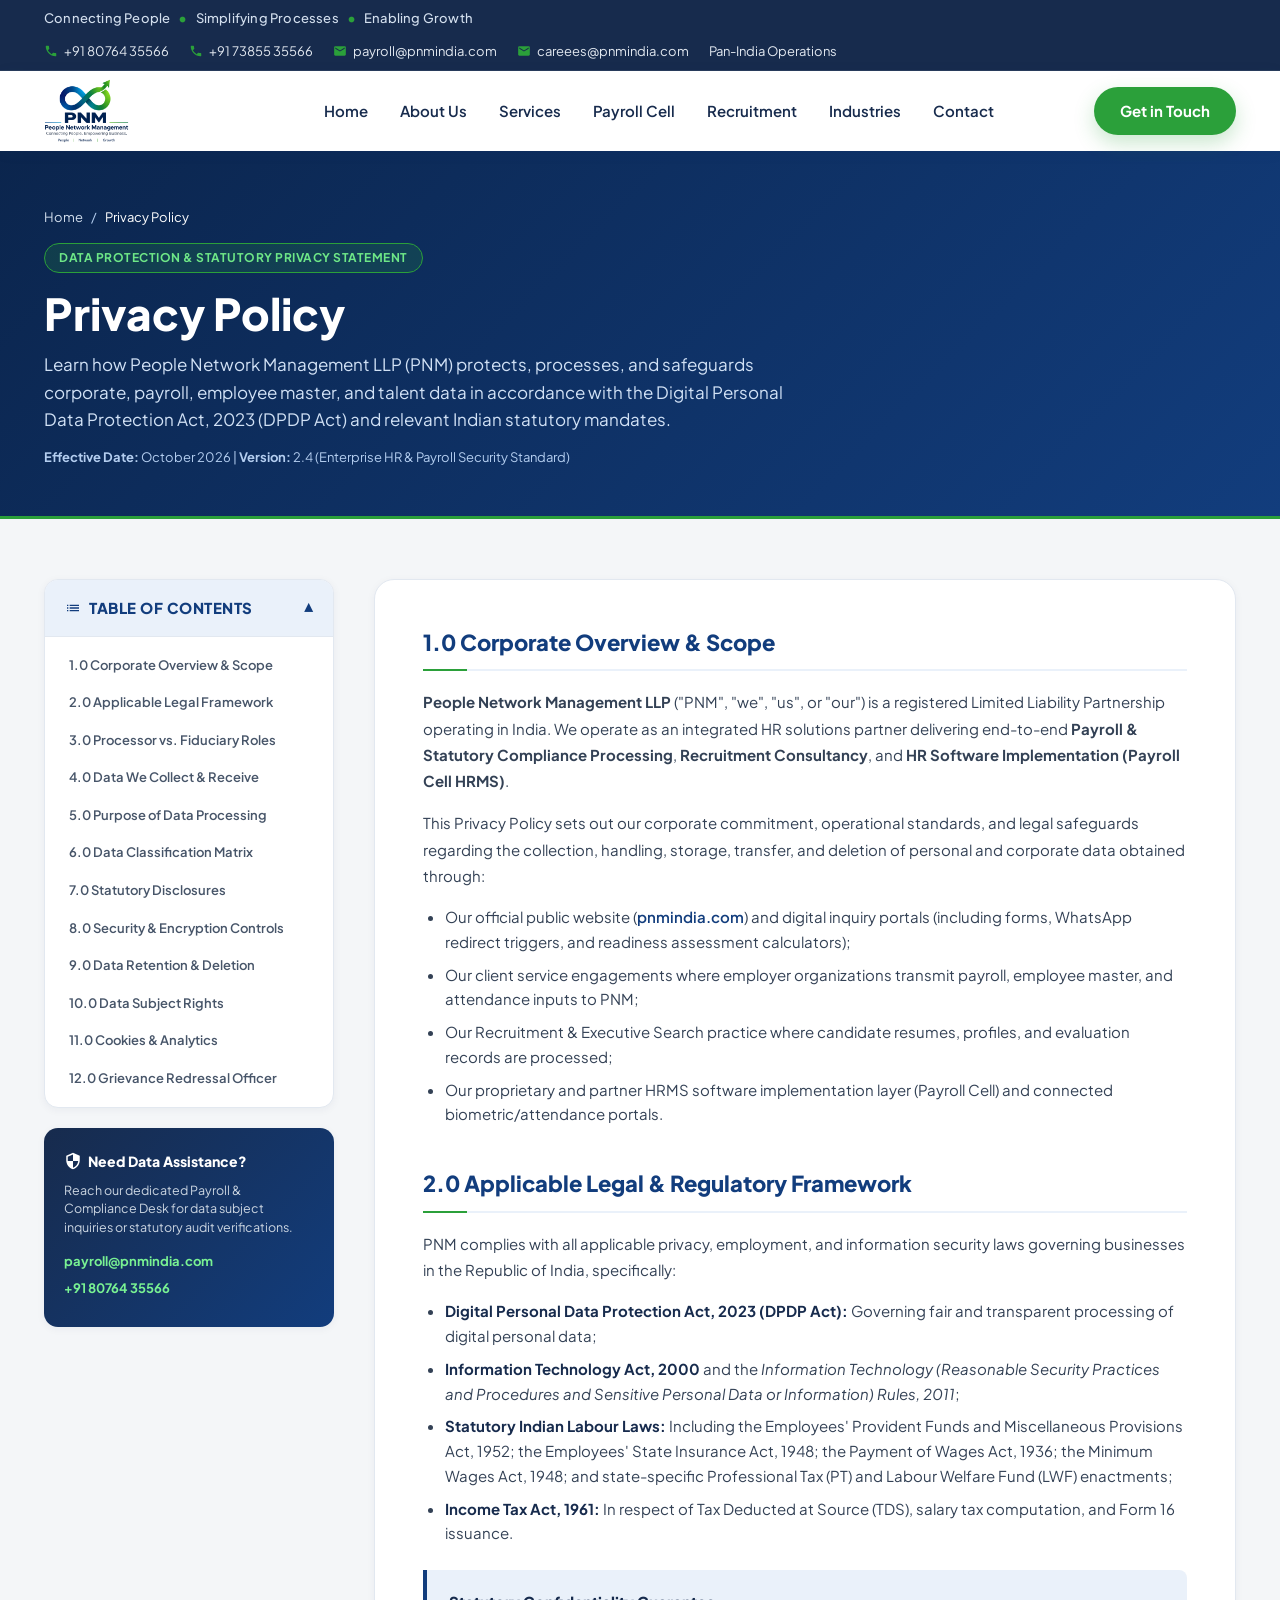
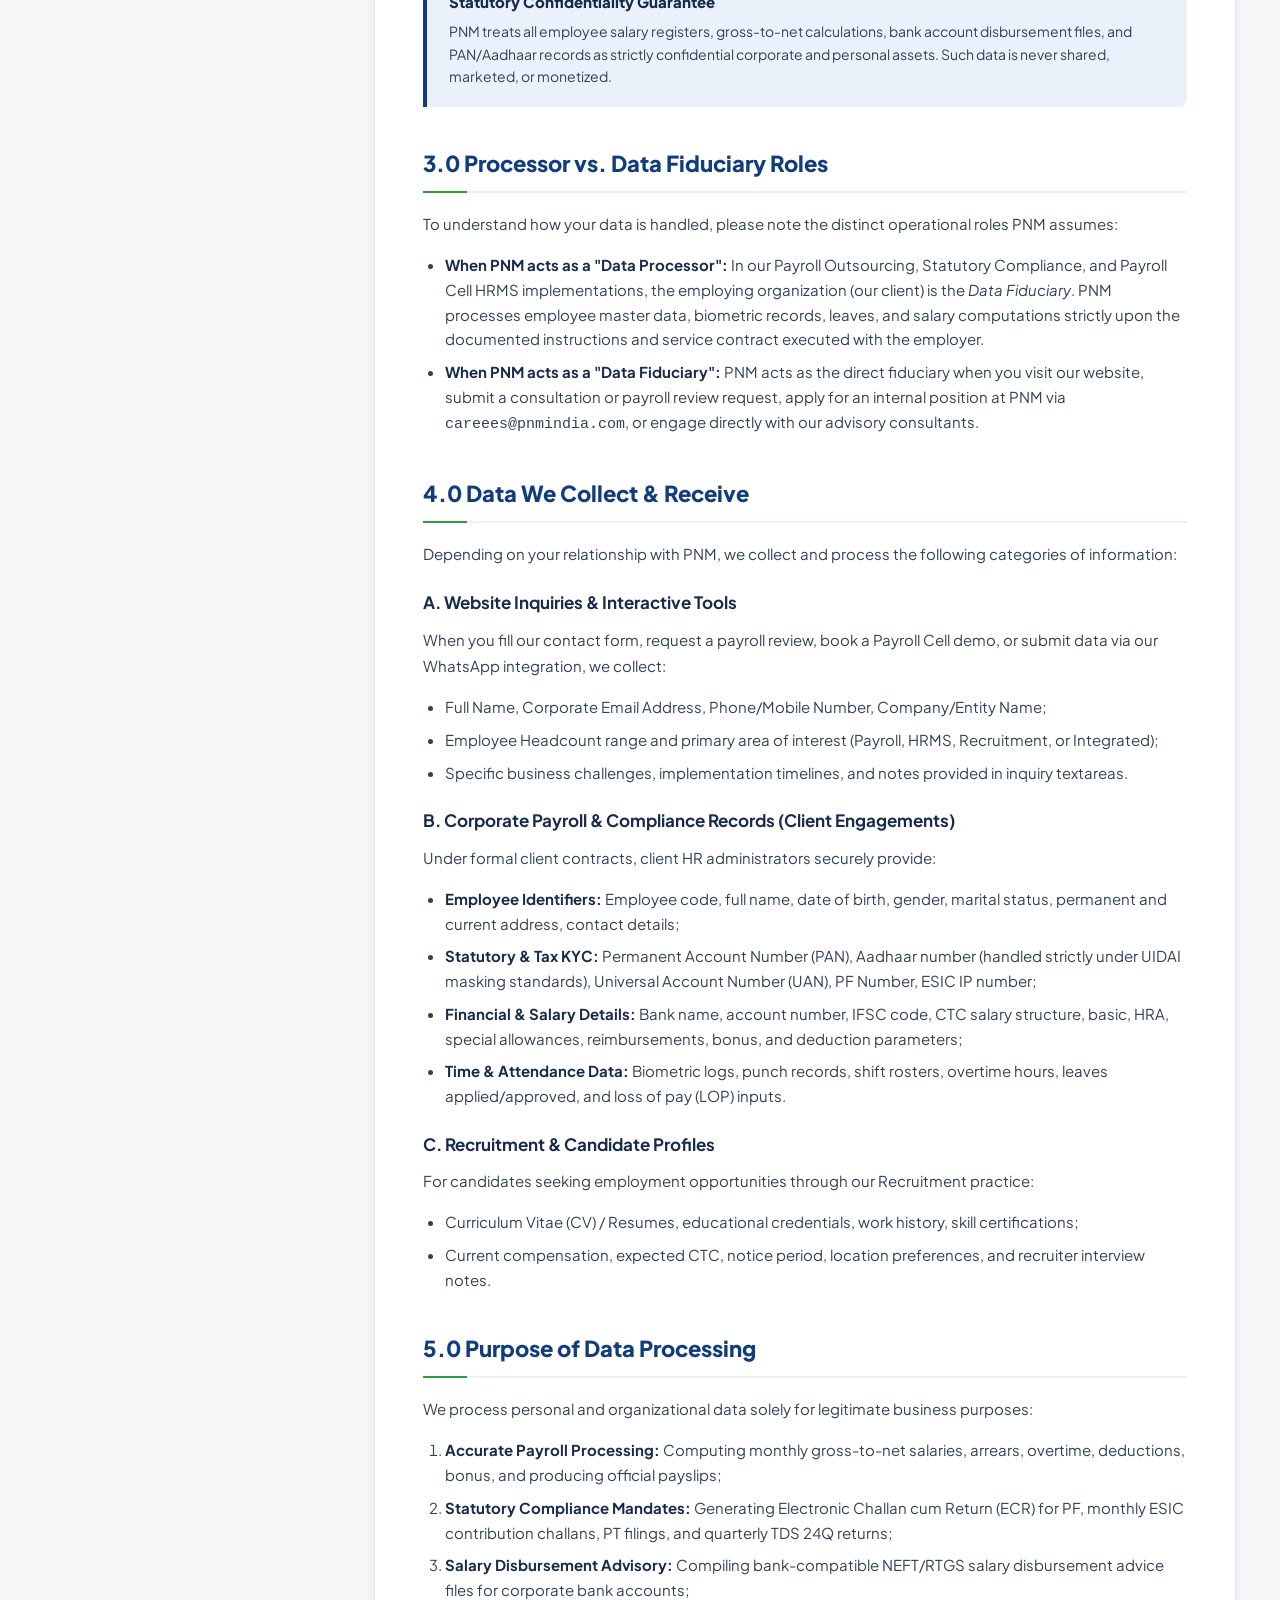
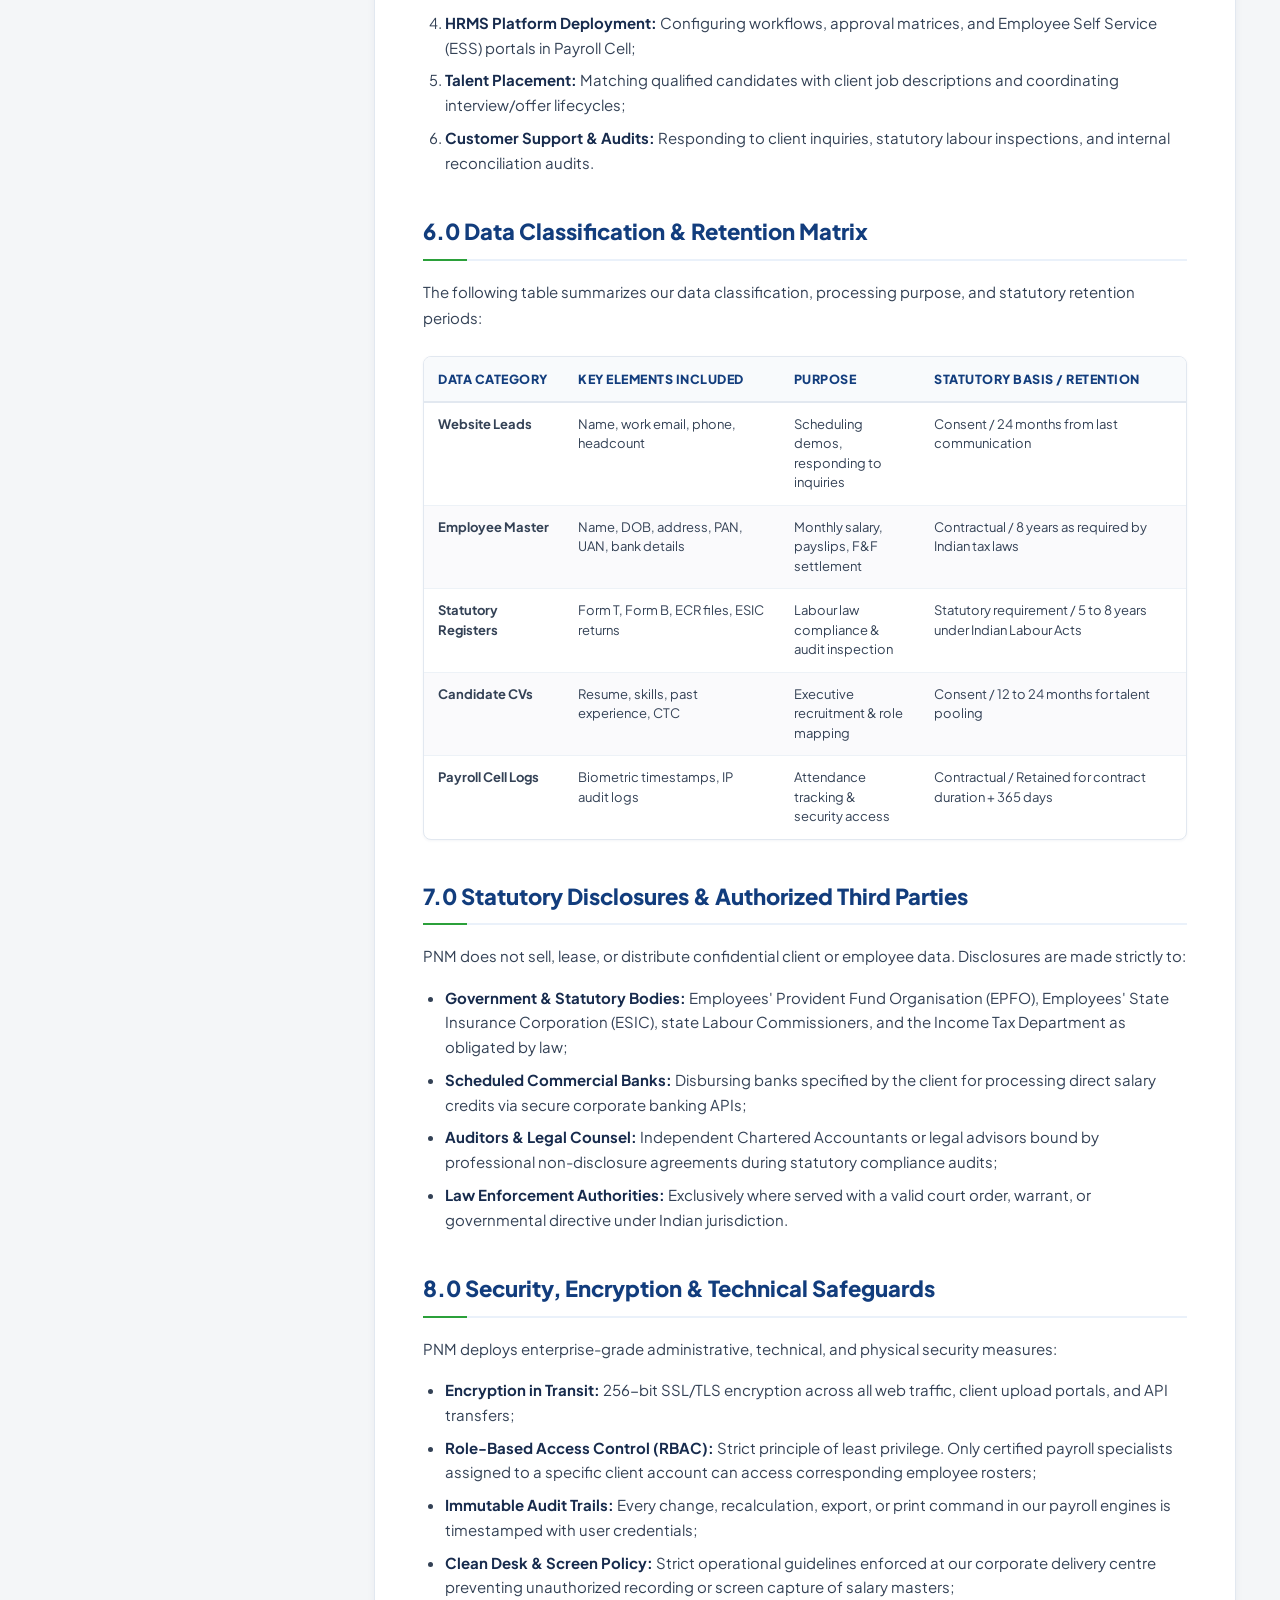
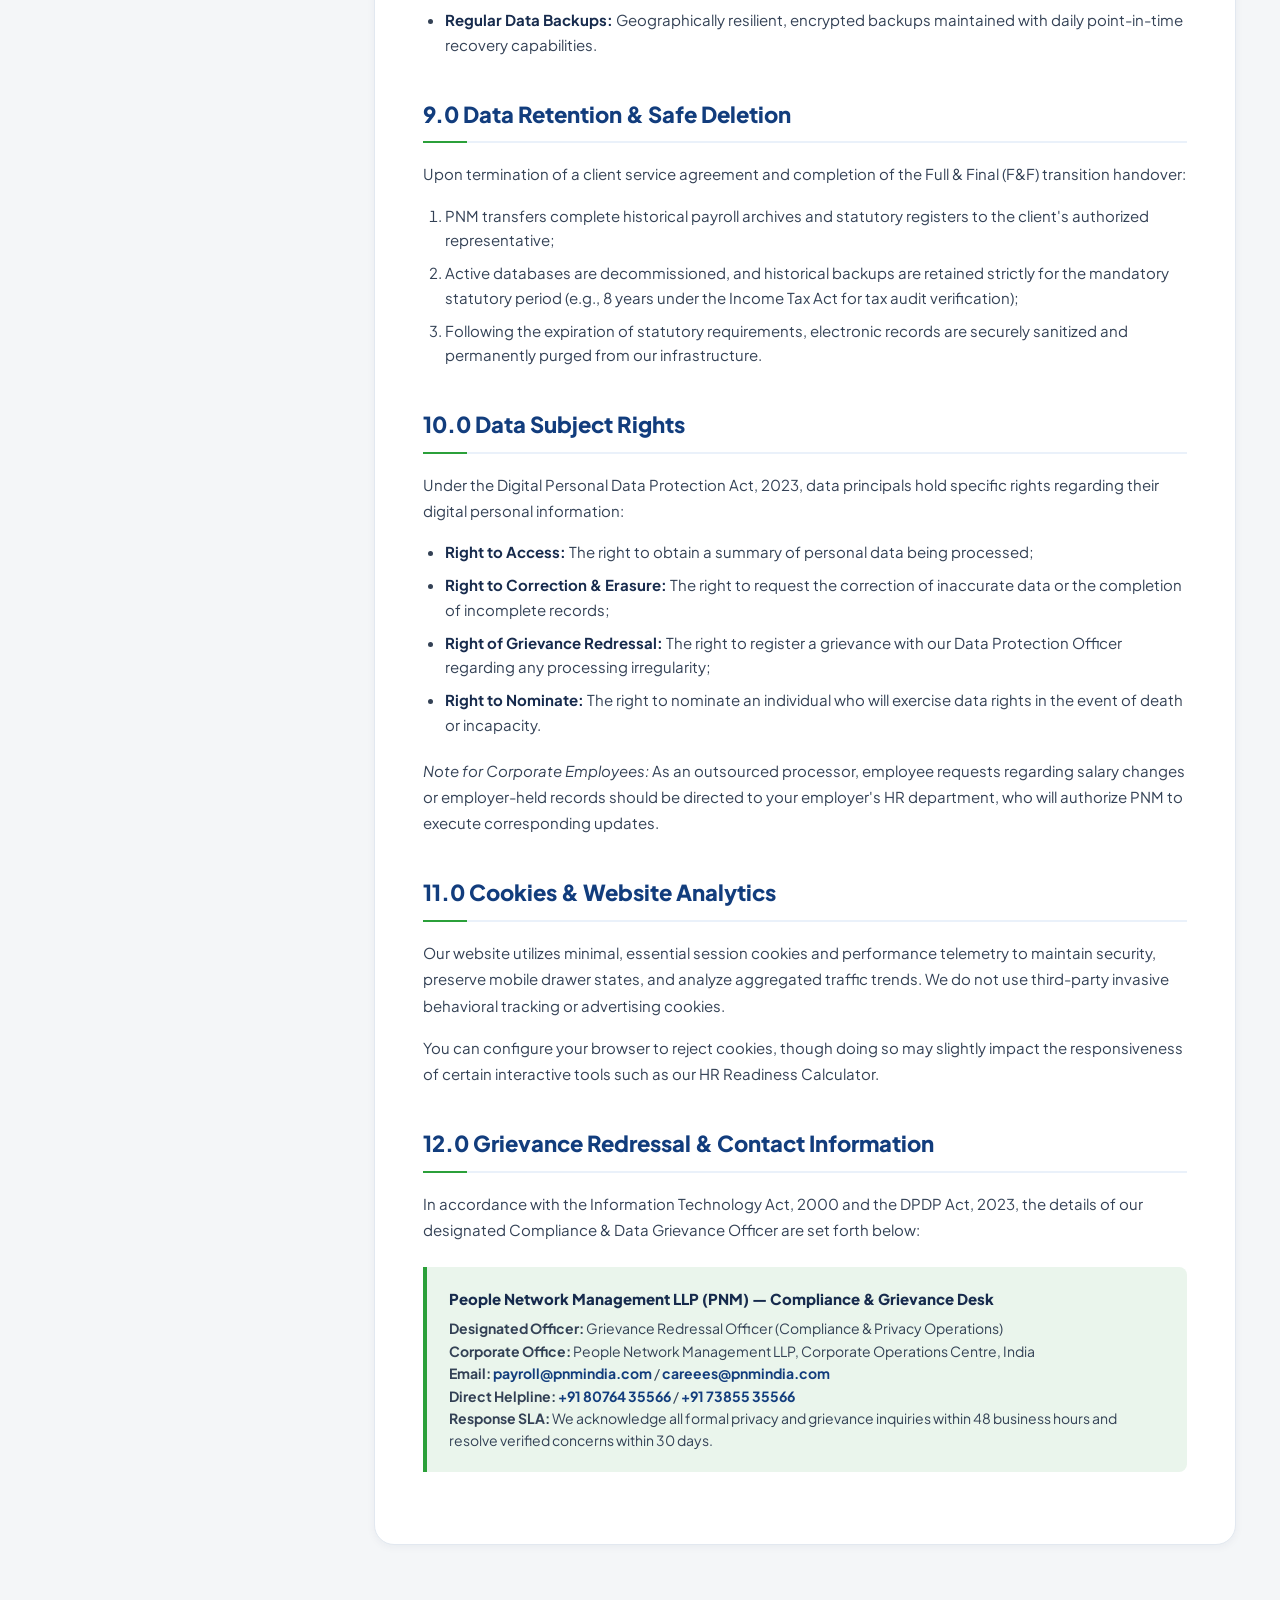
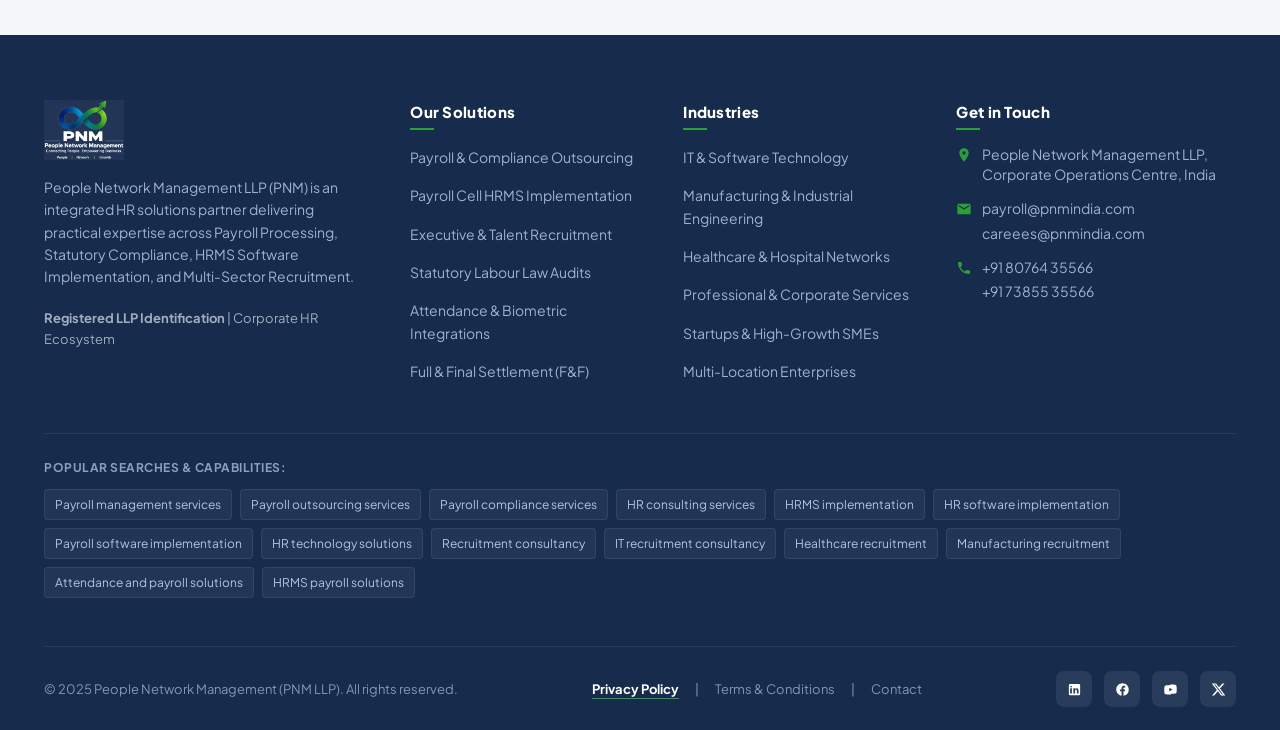
<file: privacy-policy.html>
<!DOCTYPE html>
<html lang="en">

<head>
  <meta charset="UTF-8">
  <meta name="viewport" content="width=device-width, initial-scale=1.0, viewport-fit=cover">
  <title>Privacy Policy | People Network Management LLP (PNM)</title>

  <!-- SEO & Brand Metadata -->
  <meta name="description"
    content="Official Privacy Policy of People Network Management LLP (PNM). Explains how we collect, process, safeguard, and retain corporate, payroll, employee, and recruitment data under India's DPDP Act 2023 and IT Act 2000.">
  <meta name="robots" content="index, follow">
  <meta name="theme-color" content="#123D7D">

  <!-- Canonical URL -->
  <link rel="canonical" href="https://pnmindia.com/privacy-policy.html">

  <!-- Open Graph / Social Metadata -->
  <meta property="og:type" content="website">
  <meta property="og:url" content="https://pnmindia.com/privacy-policy.html">
  <meta property="og:site_name" content="People Network Management LLP (PNM)">
  <meta property="og:title" content="Privacy Policy | People Network Management LLP (PNM)">
  <meta property="og:description" content="Data Protection & Statutory Privacy Statement of People Network Management LLP (PNM).">
  <meta property="og:image" content="https://pnmindia.com/images/pnm-logo-transparent.png">

  <!-- Twitter Card -->
  <meta name="twitter:card" content="summary">
  <meta name="twitter:domain" content="pnmindia.com">
  <meta name="twitter:url" content="https://pnmindia.com/privacy-policy.html">
  <meta name="twitter:title" content="Privacy Policy | People Network Management LLP (PNM)">
  <meta name="twitter:description" content="Official Privacy Policy and Data Protection Framework under India's DPDP Act 2023.">
  <meta name="twitter:image" content="https://pnmindia.com/images/pnm-logo-transparent.png">

  <!-- Google Fonts: Plus Jakarta Sans -->
  <link rel="preconnect" href="https://fonts.googleapis.com">
  <link rel="preconnect" href="https://fonts.gstatic.com" crossorigin>
  <link href="https://fonts.googleapis.com/css2?family=Plus+Jakarta+Sans:wght@300;400;500;600;700;800;900&display=swap"
    rel="stylesheet">

  <!-- Custom CSS -->
  <link rel="stylesheet" href="style.css">

  <!-- Favicon -->
  <link rel="icon" type="image/png" href="images/pnm-logo-transparent.png">
</head>

<body>

  <!-- ==========================================================================
       TOP ANNOUNCEMENT / CORPORATE INFO BAR
       ========================================================================== -->
  <aside class="top-bar" aria-label="Corporate Information">
    <div class="container top-bar-content">
      <div class="top-bar-tagline">
        <span>Connecting People</span>
        <span class="bullet">•</span>
        <span>Simplifying Processes</span>
        <span class="bullet">•</span>
        <span>Enabling Growth</span>
      </div>
      <div class="top-bar-contacts">
        <a href="tel:+918076435566" class="top-bar-link">
          <svg viewBox="0 0 24 24">
            <path
              d="M6.62 10.79a15.053 15.053 0 006.59 6.59l2.2-2.2c.27-.27.67-.36 1.02-.24 1.12.37 2.33.57 3.57.57.55 0 1 .45 1 1V20c0 .55-.45 1-1 1-9.39 0-17-7.61-17-17 0-.55.45-1 1-1h3.5c.55 0 1 .45 1 1 0 1.25.2 2.45.57 3.57.11.35.03.74-.25 1.02l-2.2 2.2z" />
          </svg>
          <span>+91 80764 35566</span>
        </a>
        <a href="tel:+917385535566" class="top-bar-link">
          <svg viewBox="0 0 24 24">
            <path
              d="M6.62 10.79a15.053 15.053 0 006.59 6.59l2.2-2.2c.27-.27.67-.36 1.02-.24 1.12.37 2.33.57 3.57.57.55 0 1 .45 1 1V20c0 .55-.45 1-1 1-9.39 0-17-7.61-17-17 0-.55.45-1 1-1h3.5c.55 0 1 .45 1 1 0 1.25.2 2.45.57 3.57.11.35.03.74-.25 1.02l-2.2 2.2z" />
          </svg>
          <span>+91 73855 35566</span>
        </a>
        <a href="mailto:payroll@pnmindia.com" class="top-bar-link">
          <svg viewBox="0 0 24 24">
            <path
              d="M20 4H4c-1.1 0-1.99.9-1.99 2L2 18c0 1.1.9 2 2 2h16c1.1 0 2-.9 2-2V6c0-1.1-.9-2-2-2zm0 4l-8 5-8-5V6l8 5 8-5v2z" />
          </svg>
          <span>payroll@pnmindia.com</span>
        </a>
        <a href="mailto:careees@pnmindia.com" class="top-bar-link">
          <svg viewBox="0 0 24 24">
            <path
              d="M20 4H4c-1.1 0-1.99.9-1.99 2L2 18c0 1.1.9 2 2 2h16c1.1 0 2-.9 2-2V6c0-1.1-.9-2-2-2zm0 4l-8 5-8-5V6l8 5 8-5v2z" />
          </svg>
          <span>careees@pnmindia.com</span>
        </a>
        <span class="top-bar-link pan-india-tag">Pan-India Operations</span>
      </div>
    </div>
  </aside>

  <!-- ==========================================================================
       STICKY MAIN HEADER & NAVIGATION
       ========================================================================== -->
  <header class="main-header" id="mainHeader">
    <div class="container navbar">
      <!-- Logo Lockup -->
      <a href="index.html#home" class="brand-logo" title="People Network Management LLP">
        <img src="images/pnm-logo-transparent.png" alt="People Network Management (PNM LLP) Logo"
          class="brand-logo-img">
      </a>

      <!-- Navigation Drawer Overlay for Mobile -->
      <div class="nav-overlay" id="navOverlay" aria-hidden="true"></div>

      <!-- Navigation Menu Drawer -->
      <nav aria-label="Main Navigation" class="nav-drawer" id="navDrawer">
        <!-- Mobile Drawer Header -->
        <div class="mobile-drawer-header">
          <img src="images/pnm-logo-transparent.png" alt="PNM Logo" style="height: 44px; width: auto;">
          <button type="button" class="drawer-close-btn" id="drawerCloseBtn" aria-label="Close menu">✕</button>
        </div>

        <ul class="nav-menu" id="navMenu">
          <li class="nav-item"><a href="index.html#home" class="nav-link">Home</a></li>
          <li class="nav-item"><a href="index.html#about" class="nav-link">About Us</a></li>
          <li class="nav-item"><a href="index.html#services" class="nav-link">Services</a></li>
          <li class="nav-item"><a href="index.html#payrollcell" class="nav-link">Payroll Cell</a></li>
          <li class="nav-item"><a href="index.html#recruitment" class="nav-link">Recruitment</a></li>
          <li class="nav-item"><a href="index.html#industries" class="nav-link">Industries</a></li>
          <li class="nav-item"><a href="index.html#contact" class="nav-link">Contact</a></li>
        </ul>

        <!-- Mobile Drawer Direct Actions -->
        <div class="mobile-drawer-footer">
          <a href="tel:+918076435566" class="drawer-contact-row">
            <svg width="16" height="16" viewBox="0 0 24 24" fill="currentColor">
              <path
                d="M6.62 10.79a15.053 15.053 0 006.59 6.59l2.2-2.2c.27-.27.67-.36 1.02-.24 1.12.37 2.33.57 3.57.57.55 0 1 .45 1 1V20c0 .55-.45 1-1 1-9.39 0-17-7.61-17-17 0-.55.45-1 1-1h3.5c.55 0 1 .45 1 1 0 1.25.2 2.45.57 3.57.11.35.03.74-.25 1.02l-2.2 2.2z" />
            </svg>
            <span>+91 80764 35566</span>
          </a>
          <a href="tel:+917385535566" class="drawer-contact-row" style="margin-top: 6px;">
            <svg width="16" height="16" viewBox="0 0 24 24" fill="currentColor">
              <path
                d="M6.62 10.79a15.053 15.053 0 006.59 6.59l2.2-2.2c.27-.27.67-.36 1.02-.24 1.12.37 2.33.57 3.57.57.55 0 1 .45 1 1V20c0 .55-.45 1-1 1-9.39 0-17-7.61-17-17 0-.55.45-1 1-1h3.5c.55 0 1 .45 1 1 0 1.25.2 2.45.57 3.57.11.35.03.74-.25 1.02l-2.2 2.2z" />
            </svg>
            <span>+91 73855 35566</span>
          </a>
          <a href="mailto:payroll@pnmindia.com" class="drawer-contact-row" style="margin-top: 6px;">
            <svg width="16" height="16" viewBox="0 0 24 24" fill="currentColor">
              <path
                d="M20 4H4c-1.1 0-1.99.9-1.99 2L2 18c0 1.1.9 2 2 2h16c1.1 0 2-.9 2-2V6c0-1.1-.9-2-2-2zm0 4l-8 5-8-5V6l8 5 8-5v2z" />
            </svg>
            <span>payroll@pnmindia.com</span>
          </a>
          <a href="mailto:careees@pnmindia.com" class="drawer-contact-row" style="margin-top: 6px;">
            <svg width="16" height="16" viewBox="0 0 24 24" fill="currentColor">
              <path
                d="M20 4H4c-1.1 0-1.99.9-1.99 2L2 18c0 1.1.9 2 2 2h16c1.1 0 2-.9 2-2V6c0-1.1-.9-2-2-2zm0 4l-8 5-8-5V6l8 5 8-5v2z" />
            </svg>
            <span>careees@pnmindia.com</span>
          </a>
          <a href="index.html#contact" class="btn-primary-green"
            style="width: 100%; margin-top: 14px; text-align: center;">
            Book a Consultation
          </a>
        </div>
      </nav>

      <!-- Primary Action CTA & Animated Mobile Toggle -->
      <div class="nav-header-actions">
        <a href="index.html#contact" class="btn-primary-green header-cta-btn">
          <span>Get in Touch</span>
        </a>
        <button type="button" class="mobile-toggle-btn" id="mobileToggle" aria-label="Toggle navigation menu"
          aria-expanded="false">
          <span class="hamburger-bar"></span>
          <span class="hamburger-bar"></span>
          <span class="hamburger-bar"></span>
        </button>
      </div>
    </div>
  </header>

  <!-- ==========================================================================
       POLICY HERO HEADER
       ========================================================================== -->
  <section class="policy-hero">
    <div class="container">
      <div class="policy-breadcrumb">
        <a href="index.html">Home</a>
        <span>/</span>
        <span style="color: #FFFFFF;">Privacy Policy</span>
      </div>
      <div class="policy-badge">Data Protection & Statutory Privacy Statement</div>
      <h1 class="policy-title">Privacy Policy</h1>
      <p class="policy-lead">
        Learn how People Network Management LLP (PNM) protects, processes, and safeguards corporate, payroll, employee
        master, and talent data in accordance with the Digital Personal Data Protection Act, 2023 (DPDP Act) and
        relevant Indian statutory mandates.
      </p>
      <div style="font-size: 0.8125rem; color: #B4CEF0; margin-top: 14px;">
        <strong>Effective Date:</strong> October 2026 | <strong>Version:</strong> 2.4 (Enterprise HR & Payroll Security
        Standard)
      </div>
    </div>
  </section>

  <!-- ==========================================================================
       POLICY LAYOUT (STICKY SIDEBAR + DETAILED CONTENT)
       ========================================================================== -->
  <section class="policy-layout">
    <div class="container policy-grid">

      <!-- Left Sticky Table of Contents -->
      <aside class="policy-sidebar">
        <details class="toc-card toc-details" id="tocAccordion" open>
          <summary class="toc-header">
            <div class="toc-header-left">
              <svg width="16" height="16" viewBox="0 0 24 24" fill="currentColor">
                <path d="M3 13h2v-2H3v2zm0 4h2v-2H3v2zm0-8h2V7H3v2zm4 4h14v-2H7v2zm0 4h14v-2H7v2zM7 7v2h14V7H7z" />
              </svg>
              <span>Table of Contents</span>
            </div>
            <span class="toc-toggle-indicator" aria-hidden="true">▼</span>
          </summary>
          <ul class="toc-list">
            <li><a href="#section-1" class="toc-link">1.0 Corporate Overview & Scope</a></li>
            <li><a href="#section-2" class="toc-link">2.0 Applicable Legal Framework</a></li>
            <li><a href="#section-3" class="toc-link">3.0 Processor vs. Fiduciary Roles</a></li>
            <li><a href="#section-4" class="toc-link">4.0 Data We Collect & Receive</a></li>
            <li><a href="#section-5" class="toc-link">5.0 Purpose of Data Processing</a></li>
            <li><a href="#section-6" class="toc-link">6.0 Data Classification Matrix</a></li>
            <li><a href="#section-7" class="toc-link">7.0 Statutory Disclosures</a></li>
            <li><a href="#section-8" class="toc-link">8.0 Security & Encryption Controls</a></li>
            <li><a href="#section-9" class="toc-link">9.0 Data Retention & Deletion</a></li>
            <li><a href="#section-10" class="toc-link">10.0 Data Subject Rights</a></li>
            <li><a href="#section-11" class="toc-link">11.0 Cookies & Analytics</a></li>
            <li><a href="#section-12" class="toc-link">12.0 Grievance Redressal Officer</a></li>
          </ul>
        </details>

        <div class="sidebar-support-card">
          <div class="support-card-title">
            <svg width="18" height="18" viewBox="0 0 24 24" fill="currentColor">
              <path
                d="M12 1L3 5v6c0 5.55 3.84 10.74 9 12 5.16-1.26 9-6.45 9-12V5l-9-4zm0 10.99h7c-.53 4.12-3.28 7.79-7 8.94V12H5V6.3l7-3.11v8.8z" />
            </svg>
            <span>Need Data Assistance?</span>
          </div>
          <p class="support-card-desc">
            Reach our dedicated Payroll & Compliance Desk for data subject inquiries or statutory audit verifications.
          </p>
          <a href="mailto:payroll@pnmindia.com" class="support-card-link">payroll@pnmindia.com</a>
          <a href="tel:+918076435566" class="support-card-link">+91 80764 35566</a>
        </div>
      </aside>

      <!-- Main Detailed Document Content -->
      <article class="policy-main-content">

        <!-- 1.0 Overview -->
        <section id="section-1" class="policy-section">
          <h2>1.0 Corporate Overview & Scope</h2>
          <p>
            <strong>People Network Management LLP</strong> ("PNM", "we", "us", or "our") is a registered Limited
            Liability Partnership operating in India. We operate as an integrated HR solutions partner delivering
            end-to-end <strong>Payroll & Statutory Compliance Processing</strong>, <strong>Recruitment
              Consultancy</strong>, and <strong>HR Software Implementation (Payroll Cell HRMS)</strong>.
          </p>
          <p>
            This Privacy Policy sets out our corporate commitment, operational standards, and legal safeguards regarding
            the collection, handling, storage, transfer, and deletion of personal and corporate data obtained through:
          </p>
          <ul>
            <li>Our official public website (<a href="https://pnmindia.com/" style="color: var(--pnm-navy); font-weight: 600;">pnmindia.com</a>) and digital inquiry portals (including forms, WhatsApp redirect triggers, and
              readiness assessment calculators);</li>
            <li>Our client service engagements where employer organizations transmit payroll, employee master, and
              attendance inputs to PNM;</li>
            <li>Our Recruitment & Executive Search practice where candidate resumes, profiles, and evaluation records
              are processed;</li>
            <li>Our proprietary and partner HRMS software implementation layer (Payroll Cell) and connected
              biometric/attendance portals.</li>
          </ul>
        </section>

        <!-- 2.0 Legal Framework -->
        <section id="section-2" class="policy-section">
          <h2>2.0 Applicable Legal & Regulatory Framework</h2>
          <p>
            PNM complies with all applicable privacy, employment, and information security laws governing businesses in
            the Republic of India, specifically:
          </p>
          <ul>
            <li><strong>Digital Personal Data Protection Act, 2023 (DPDP Act):</strong> Governing fair and transparent
              processing of digital personal data;</li>
            <li><strong>Information Technology Act, 2000</strong> and the <em>Information Technology (Reasonable
                Security Practices and Procedures and Sensitive Personal Data or Information) Rules, 2011</em>;</li>
            <li><strong>Statutory Indian Labour Laws:</strong> Including the Employees' Provident Funds and
              Miscellaneous Provisions Act, 1952; the Employees' State Insurance Act, 1948; the Payment of Wages Act,
              1936; the Minimum Wages Act, 1948; and state-specific Professional Tax (PT) and Labour Welfare Fund (LWF)
              enactments;</li>
            <li><strong>Income Tax Act, 1961:</strong> In respect of Tax Deducted at Source (TDS), salary tax
              computation, and Form 16 issuance.</li>
          </ul>
          <div class="policy-callout">
            <h4>Statutory Confidentiality Guarantee</h4>
            <p>PNM treats all employee salary registers, gross-to-net calculations, bank account disbursement files, and
              PAN/Aadhaar records as strictly confidential corporate and personal assets. Such data is never shared,
              marketed, or monetized.</p>
          </div>
        </section>

        <!-- 3.0 Roles -->
        <section id="section-3" class="policy-section">
          <h2>3.0 Processor vs. Data Fiduciary Roles</h2>
          <p>
            To understand how your data is handled, please note the distinct operational roles PNM assumes:
          </p>
          <ul>
            <li>
              <strong>When PNM acts as a "Data Processor":</strong> In our Payroll Outsourcing, Statutory Compliance,
              and Payroll Cell HRMS implementations, the employing organization (our client) is the <em>Data
                Fiduciary</em>. PNM processes employee master data, biometric records, leaves, and salary computations
              strictly upon the documented instructions and service contract executed with the employer.
            </li>
            <li>
              <strong>When PNM acts as a "Data Fiduciary":</strong> PNM acts as the direct fiduciary when you visit our
              website, submit a consultation or payroll review request, apply for an internal position at PNM via
              <code>careees@pnmindia.com</code>, or engage directly with our advisory consultants.
            </li>
          </ul>
        </section>

        <!-- 4.0 Data Collection -->
        <section id="section-4" class="policy-section">
          <h2>4.0 Data We Collect & Receive</h2>
          <p>
            Depending on your relationship with PNM, we collect and process the following categories of information:
          </p>

          <h3>A. Website Inquiries & Interactive Tools</h3>
          <p>When you fill our contact form, request a payroll review, book a Payroll Cell demo, or submit data via our
            WhatsApp integration, we collect:</p>
          <ul>
            <li>Full Name, Corporate Email Address, Phone/Mobile Number, Company/Entity Name;</li>
            <li>Employee Headcount range and primary area of interest (Payroll, HRMS, Recruitment, or Integrated);</li>
            <li>Specific business challenges, implementation timelines, and notes provided in inquiry textareas.</li>
          </ul>

          <h3>B. Corporate Payroll & Compliance Records (Client Engagements)</h3>
          <p>Under formal client contracts, client HR administrators securely provide:</p>
          <ul>
            <li><strong>Employee Identifiers:</strong> Employee code, full name, date of birth, gender, marital status,
              permanent and current address, contact details;</li>
            <li><strong>Statutory & Tax KYC:</strong> Permanent Account Number (PAN), Aadhaar number (handled strictly
              under UIDAI masking standards), Universal Account Number (UAN), PF Number, ESIC IP number;</li>
            <li><strong>Financial & Salary Details:</strong> Bank name, account number, IFSC code, CTC salary structure,
              basic, HRA, special allowances, reimbursements, bonus, and deduction parameters;</li>
            <li><strong>Time & Attendance Data:</strong> Biometric logs, punch records, shift rosters, overtime hours,
              leaves applied/approved, and loss of pay (LOP) inputs.</li>
          </ul>

          <h3>C. Recruitment & Candidate Profiles</h3>
          <p>For candidates seeking employment opportunities through our Recruitment practice:</p>
          <ul>
            <li>Curriculum Vitae (CV) / Resumes, educational credentials, work history, skill certifications;</li>
            <li>Current compensation, expected CTC, notice period, location preferences, and recruiter interview notes.
            </li>
          </ul>
        </section>

        <!-- 5.0 Purpose of Processing -->
        <section id="section-5" class="policy-section">
          <h2>5.0 Purpose of Data Processing</h2>
          <p>We process personal and organizational data solely for legitimate business purposes:</p>
          <ol>
            <li><strong>Accurate Payroll Processing:</strong> Computing monthly gross-to-net salaries, arrears,
              overtime, deductions, bonus, and producing official payslips;</li>
            <li><strong>Statutory Compliance Mandates:</strong> Generating Electronic Challan cum Return (ECR) for PF,
              monthly ESIC contribution challans, PT filings, and quarterly TDS 24Q returns;</li>
            <li><strong>Salary Disbursement Advisory:</strong> Compiling bank-compatible NEFT/RTGS salary disbursement
              advice files for corporate bank accounts;</li>
            <li><strong>HRMS Platform Deployment:</strong> Configuring workflows, approval matrices, and Employee Self
              Service (ESS) portals in Payroll Cell;</li>
            <li><strong>Talent Placement:</strong> Matching qualified candidates with client job descriptions and
              coordinating interview/offer lifecycles;</li>
            <li><strong>Customer Support & Audits:</strong> Responding to client inquiries, statutory labour
              inspections, and internal reconciliation audits.</li>
          </ol>
        </section>

        <!-- 6.0 Data Table Matrix -->
        <section id="section-6" class="policy-section">
          <h2>6.0 Data Classification & Retention Matrix</h2>
          <p>The following table summarizes our data classification, processing purpose, and statutory retention
            periods:</p>

          <div class="policy-table-wrap">
            <div class="table-scroll-hint">
              <div class="table-scroll-hint-content">
                <svg width="14" height="14" viewBox="0 0 24 24" fill="currentColor"><path d="M6.99 11L3 15l3.99 4v-3H14v-2H6.99v-3zM21 9l-3.99-4v3H10v2h7.01v3L21 9z"/></svg>
                <span>Swipe horizontally to view full columns</span>
              </div>
              <span class="scroll-arrow">→</span>
            </div>
            <table class="policy-table">
              <thead>
                <tr>
                  <th>Data Category</th>
                  <th>Key Elements Included</th>
                  <th>Purpose</th>
                  <th>Statutory Basis / Retention</th>
                </tr>
              </thead>
              <tbody>
                <tr>
                  <td><strong>Website Leads</strong></td>
                  <td>Name, work email, phone, headcount</td>
                  <td>Scheduling demos, responding to inquiries</td>
                  <td>Consent / 24 months from last communication</td>
                </tr>
                <tr>
                  <td><strong>Employee Master</strong></td>
                  <td>Name, DOB, address, PAN, UAN, bank details</td>
                  <td>Monthly salary, payslips, F&F settlement</td>
                  <td>Contractual / 8 years as required by Indian tax laws</td>
                </tr>
                <tr>
                  <td><strong>Statutory Registers</strong></td>
                  <td>Form T, Form B, ECR files, ESIC returns</td>
                  <td>Labour law compliance & audit inspection</td>
                  <td>Statutory requirement / 5 to 8 years under Indian Labour Acts</td>
                </tr>
                <tr>
                  <td><strong>Candidate CVs</strong></td>
                  <td>Resume, skills, past experience, CTC</td>
                  <td>Executive recruitment & role mapping</td>
                  <td>Consent / 12 to 24 months for talent pooling</td>
                </tr>
                <tr>
                  <td><strong>Payroll Cell Logs</strong></td>
                  <td>Biometric timestamps, IP audit logs</td>
                  <td>Attendance tracking & security access</td>
                  <td>Contractual / Retained for contract duration + 365 days</td>
                </tr>
              </tbody>
            </table>
          </div>
        </section>

        <!-- 7.0 Disclosures -->
        <section id="section-7" class="policy-section">
          <h2>7.0 Statutory Disclosures & Authorized Third Parties</h2>
          <p>
            PNM does not sell, lease, or distribute confidential client or employee data. Disclosures are made strictly
            to:
          </p>
          <ul>
            <li><strong>Government & Statutory Bodies:</strong> Employees' Provident Fund Organisation (EPFO),
              Employees' State Insurance Corporation (ESIC), state Labour Commissioners, and the Income Tax Department
              as obligated by law;</li>
            <li><strong>Scheduled Commercial Banks:</strong> Disbursing banks specified by the client for processing
              direct salary credits via secure corporate banking APIs;</li>
            <li><strong>Auditors & Legal Counsel:</strong> Independent Chartered Accountants or legal advisors bound by
              professional non-disclosure agreements during statutory compliance audits;</li>
            <li><strong>Law Enforcement Authorities:</strong> Exclusively where served with a valid court order,
              warrant, or governmental directive under Indian jurisdiction.</li>
          </ul>
        </section>

        <!-- 8.0 Security Controls -->
        <section id="section-8" class="policy-section">
          <h2>8.0 Security, Encryption & Technical Safeguards</h2>
          <p>
            PNM deploys enterprise-grade administrative, technical, and physical security measures:
          </p>
          <ul>
            <li><strong>Encryption in Transit:</strong> 256-bit SSL/TLS encryption across all web traffic, client upload
              portals, and API transfers;</li>
            <li><strong>Role-Based Access Control (RBAC):</strong> Strict principle of least privilege. Only certified
              payroll specialists assigned to a specific client account can access corresponding employee rosters;</li>
            <li><strong>Immutable Audit Trails:</strong> Every change, recalculation, export, or print command in our
              payroll engines is timestamped with user credentials;</li>
            <li><strong>Clean Desk & Screen Policy:</strong> Strict operational guidelines enforced at our corporate
              delivery centre preventing unauthorized recording or screen capture of salary masters;</li>
            <li><strong>Regular Data Backups:</strong> Geographically resilient, encrypted backups maintained with daily
              point-in-time recovery capabilities.</li>
          </ul>
        </section>

        <!-- 9.0 Retention & Deletion -->
        <section id="section-9" class="policy-section">
          <h2>9.0 Data Retention & Safe Deletion</h2>
          <p>
            Upon termination of a client service agreement and completion of the Full & Final (F&F) transition handover:
          </p>
          <ol>
            <li>PNM transfers complete historical payroll archives and statutory registers to the client's authorized
              representative;</li>
            <li>Active databases are decommissioned, and historical backups are retained strictly for the mandatory
              statutory period (e.g., 8 years under the Income Tax Act for tax audit verification);</li>
            <li>Following the expiration of statutory requirements, electronic records are securely sanitized and
              permanently purged from our infrastructure.</li>
          </ol>
        </section>

        <!-- 10.0 Rights -->
        <section id="section-10" class="policy-section">
          <h2>10.0 Data Subject Rights</h2>
          <p>
            Under the Digital Personal Data Protection Act, 2023, data principals hold specific rights regarding their
            digital personal information:
          </p>
          <ul>
            <li><strong>Right to Access:</strong> The right to obtain a summary of personal data being processed;</li>
            <li><strong>Right to Correction & Erasure:</strong> The right to request the correction of inaccurate data
              or the completion of incomplete records;</li>
            <li><strong>Right of Grievance Redressal:</strong> The right to register a grievance with our Data
              Protection Officer regarding any processing irregularity;</li>
            <li><strong>Right to Nominate:</strong> The right to nominate an individual who will exercise data rights in
              the event of death or incapacity.</li>
          </ul>
          <p>
            <em>Note for Corporate Employees:</em> As an outsourced processor, employee requests regarding salary
            changes or employer-held records should be directed to your employer's HR department, who will authorize PNM
            to execute corresponding updates.
          </p>
        </section>

        <!-- 11.0 Cookies -->
        <section id="section-11" class="policy-section">
          <h2>11.0 Cookies & Website Analytics</h2>
          <p>
            Our website utilizes minimal, essential session cookies and performance telemetry to maintain security,
            preserve mobile drawer states, and analyze aggregated traffic trends. We do not use third-party invasive
            behavioral tracking or advertising cookies.
          </p>
          <p>
            You can configure your browser to reject cookies, though doing so may slightly impact the responsiveness of
            certain interactive tools such as our HR Readiness Calculator.
          </p>
        </section>

        <!-- 12.0 Grievance Officer -->
        <section id="section-12" class="policy-section">
          <h2>12.0 Grievance Redressal & Contact Information</h2>
          <p>
            In accordance with the Information Technology Act, 2000 and the DPDP Act, 2023, the details of our
            designated Compliance & Data Grievance Officer are set forth below:
          </p>

          <div class="policy-callout green">
            <h4>People Network Management LLP (PNM) — Compliance & Grievance Desk</h4>
            <p><strong>Designated Officer:</strong> Grievance Redressal Officer (Compliance & Privacy Operations)</p>
            <p><strong>Corporate Office:</strong> People Network Management LLP, Corporate Operations Centre, India</p>
            <p><strong>Email:</strong> <a href="mailto:payroll@pnmindia.com"
                style="color: var(--pnm-navy); font-weight: 700;">payroll@pnmindia.com</a> / <a
                href="mailto:careees@pnmindia.com"
                style="color: var(--pnm-navy); font-weight: 700;">careees@pnmindia.com</a></p>
            <p><strong>Direct Helpline:</strong> <a href="tel:+918076435566"
                style="color: var(--pnm-navy); font-weight: 700;">+91 80764 35566</a> / <a href="tel:+917385535566"
                style="color: var(--pnm-navy); font-weight: 700;">+91 73855 35566</a></p>
            <p><strong>Response SLA:</strong> We acknowledge all formal privacy and grievance inquiries within 48
              business hours and resolve verified concerns within 30 days.</p>
          </div>
        </section>

      </article>
    </div>
  </section>

  <!-- ==========================================================================
       SITE FOOTER
       ========================================================================== -->
  <footer class="site-footer">
    <div class="container">
      <div class="footer-top-grid">
        <!-- Brand Summary -->
        <div class="footer-brand">
          <img src="images/pnm-logo-white-text.png" alt="People Network Management Logo"
            style="height: 60px; width: auto; margin-bottom: 14px;">
          <p>
            People Network Management LLP (PNM) is an integrated HR solutions partner delivering practical expertise
            across Payroll Processing, Statutory Compliance, HRMS Software Implementation, and Multi-Sector Recruitment.
          </p>
          <div style="font-size: 0.8125rem; color:#A0AEC0;">
            <strong>Registered LLP Identification</strong> | Corporate HR Ecosystem
          </div>
        </div>

        <!-- Service Pillars Links -->
        <div>
          <h4 class="footer-col-title">Our Solutions</h4>
          <ul class="footer-links-list">
            <li><a href="index.html#services">Payroll & Compliance Outsourcing</a></li>
            <li><a href="index.html#payrollcell">Payroll Cell HRMS Implementation</a></li>
            <li><a href="index.html#recruitment">Executive & Talent Recruitment</a></li>
            <li><a href="index.html#services">Statutory Labour Law Audits</a></li>
            <li><a href="index.html#payrollcell">Attendance & Biometric Integrations</a></li>
            <li><a href="index.html#services">Full & Final Settlement (F&F)</a></li>
          </ul>
        </div>

        <!-- Industry Sectors -->
        <div>
          <h4 class="footer-col-title">Industries</h4>
          <ul class="footer-links-list">
            <li><a href="index.html#industries">IT & Software Technology</a></li>
            <li><a href="index.html#industries">Manufacturing & Industrial Engineering</a></li>
            <li><a href="index.html#industries">Healthcare & Hospital Networks</a></li>
            <li><a href="index.html#industries">Professional & Corporate Services</a></li>
            <li><a href="index.html#industries">Startups & High-Growth SMEs</a></li>
            <li><a href="index.html#industries">Multi-Location Enterprises</a></li>
          </ul>
        </div>

        <!-- Corporate Contact Info -->
        <div>
          <h4 class="footer-col-title">Get in Touch</h4>
          <div class="footer-contact-item">
            <svg viewBox="0 0 24 24">
              <path
                d="M12 2C8.13 2 5 5.13 5 9c0 5.25 7 13 7 13s7-7.75 7-13c0-3.87-3.13-7-7-7zm0 9.5c-1.38 0-2.5-1.12-2.5-2.5s1.12-2.5 2.5-2.5 2.5 1.12 2.5 2.5-1.12 2.5-2.5 2.5z" />
            </svg>
            <span>People Network Management LLP, Corporate Operations Centre, India</span>
          </div>
          <div class="footer-contact-item">
            <svg viewBox="0 0 24 24">
              <path
                d="M20 4H4c-1.1 0-1.99.9-1.99 2L2 18c0 1.1.9 2 2 2h16c1.1 0 2-.9 2-2V6c0-1.1-.9-2-2-2zm0 4l-8 5-8-5V6l8 5 8-5v2z" />
            </svg>
            <div style="display:flex; flex-direction:column; gap:4px;">
              <a href="mailto:payroll@pnmindia.com">payroll@pnmindia.com</a>
              <a href="mailto:careees@pnmindia.com">careees@pnmindia.com</a>
            </div>
          </div>
          <div class="footer-contact-item">
            <svg viewBox="0 0 24 24">
              <path
                d="M6.62 10.79a15.053 15.053 0 006.59 6.59l2.2-2.2c.27-.27.67-.36 1.02-.24 1.12.37 2.33.57 3.57.57.55 0 1 .45 1 1V20c0 .55-.45 1-1 1-9.39 0-17-7.61-17-17 0-.55.45-1 1-1h3.5c.55 0 1 .45 1 1 0 1.25.2 2.45.57 3.57.11.35.03.74-.25 1.02l-2.2 2.2z" />
            </svg>
            <div style="display:flex; flex-direction:column; gap:4px;">
              <a href="tel:+918076435566">+91 80764 35566</a>
              <a href="tel:+917385535566">+91 73855 35566</a>
            </div>
          </div>
        </div>
      </div>

      <!-- SEO Search Tags Strip -->
      <div class="seo-tags-box">
        <div class="seo-tags-title">Popular Searches & Capabilities:</div>
        <div class="seo-tags-pills">
          <span class="seo-tag">Payroll management services</span>
          <span class="seo-tag">Payroll outsourcing services</span>
          <span class="seo-tag">Payroll compliance services</span>
          <span class="seo-tag">HR consulting services</span>
          <span class="seo-tag">HRMS implementation</span>
          <span class="seo-tag">HR software implementation</span>
          <span class="seo-tag">Payroll software implementation</span>
          <span class="seo-tag">HR technology solutions</span>
          <span class="seo-tag">Recruitment consultancy</span>
          <span class="seo-tag">IT recruitment consultancy</span>
          <span class="seo-tag">Healthcare recruitment</span>
          <span class="seo-tag">Manufacturing recruitment</span>
          <span class="seo-tag">Attendance and payroll solutions</span>
          <span class="seo-tag">HRMS payroll solutions</span>
        </div>
      </div>

      <!-- Footer Bottom Legal Bar -->
      <div class="footer-bottom-bar">
        <div>
          © 2025 People Network Management (PNM LLP). All rights reserved.
        </div>
        <div class="footer-legal-links">
          <a href="privacy-policy.html" class="active-legal-link">Privacy Policy</a>
          <span>|</span>
          <a href="terms-conditions.html">Terms & Conditions</a>
          <span>|</span>
          <a href="index.html#contact">Contact</a>
        </div>
        <div class="footer-social-links">
          <!-- LinkedIn -->
          <a href="#" class="social-icon-btn" aria-label="LinkedIn">
            <svg viewBox="0 0 24 24">
              <path
                d="M19 3a2 2 0 0 1 2 2v14a2 2 0 0 1-2 2H5a2 2 0 0 1-2-2V5a2 2 0 0 1 2-2h14m-.5 15.5v-5.3a3.26 3.26 0 0 0-3.26-3.26c-.85 0-1.84.52-2.28 1.3v-1.11h-2.79v8.37h2.79v-4.93c0-.77.62-1.4 1.39-1.4a1.4 1.4 0 0 1 1.4 1.4v4.93h2.75M6.46 8.76a1.4 1.4 0 0 0 1.4-1.4c0-.77-.63-1.4-1.4-1.4a1.4 1.4 0 0 0-1.4 1.4c0 .77.63 1.4 1.4 1.4m1.39 9.74v-8.37H5.07v8.37h2.78z" />
            </svg>
          </a>
          <!-- Facebook -->
          <a href="#" class="social-icon-btn" aria-label="Facebook">
            <svg viewBox="0 0 24 24">
              <path
                d="M12 2.04C6.5 2.04 2 6.53 2 12.06C2 17.06 5.66 21.21 10.44 21.96V14.96H7.9V12.06H10.44V9.85C10.44 7.34 11.93 5.96 14.22 5.96C15.31 5.96 16.45 6.15 16.45 6.15V8.62H15.19C13.95 8.62 13.56 9.39 13.56 10.18V12.06H16.34L15.89 14.96H13.56V21.96A10 10 0 0 0 22 12.06C22 6.53 17.5 2.04 12 2.04Z" />
            </svg>
          </a>
          <!-- YouTube -->
          <a href="#" class="social-icon-btn" aria-label="YouTube">
            <svg viewBox="0 0 24 24">
              <path
                d="M10 15l5.19-3L10 9v6m11.56-7.83c.13.47.22 1.1.28 1.9.07.8.1 1.49.1 2.09L22 12c0 2.19-.16 3.8-.44 4.83-.25.9-.83 1.48-1.73 1.73-.47.13-1.33.22-2.65.28-1.3.07-2.49.1-3.59.1L12 20c-4.19 0-6.8-.16-7.83-.44-.9-.25-1.48-.83-1.73-1.73-.13-.47-.22-1.1-.28-1.9-.07-.8-.1-1.49-.1-2.09L2 12c0-2.19.16-3.8.44-4.83.25-.9.83-1.48 1.73-1.73.47-.13 1.33-.22 2.65-.28 1.3-.07 2.49-.1 3.59-.1L12 4c4.19 0 6.8.16 7.83.44.9.25 1.48.83 1.73 1.73z" />
            </svg>
          </a>
          <!-- X (Twitter) -->
          <a href="#" class="social-icon-btn" aria-label="X">
            <svg viewBox="0 0 24 24">
              <path
                d="M18.244 2.25h3.308l-7.227 8.26 8.502 11.24H16.17l-5.214-6.817L4.99 21.75H1.68l7.73-8.835L1.254 2.25H8.08l4.713 6.231zm-1.161 17.52h1.833L7.084 4.126H5.117z" />
            </svg>
          </a>
        </div>
      </div>
    </div>
  </footer>



  <!-- Back to Top Button -->
  <button type="button" class="back-to-top" id="backToTop" aria-label="Back to top">
    <svg width="20" height="20" viewBox="0 0 24 24" fill="currentColor">
      <path d="M7.41 15.41L12 10.83l4.59 4.58L18 14l-6-6-6 6z" />
    </svg>
  </button>

  <script src="script.js"></script>
</body>

</html>
</file>
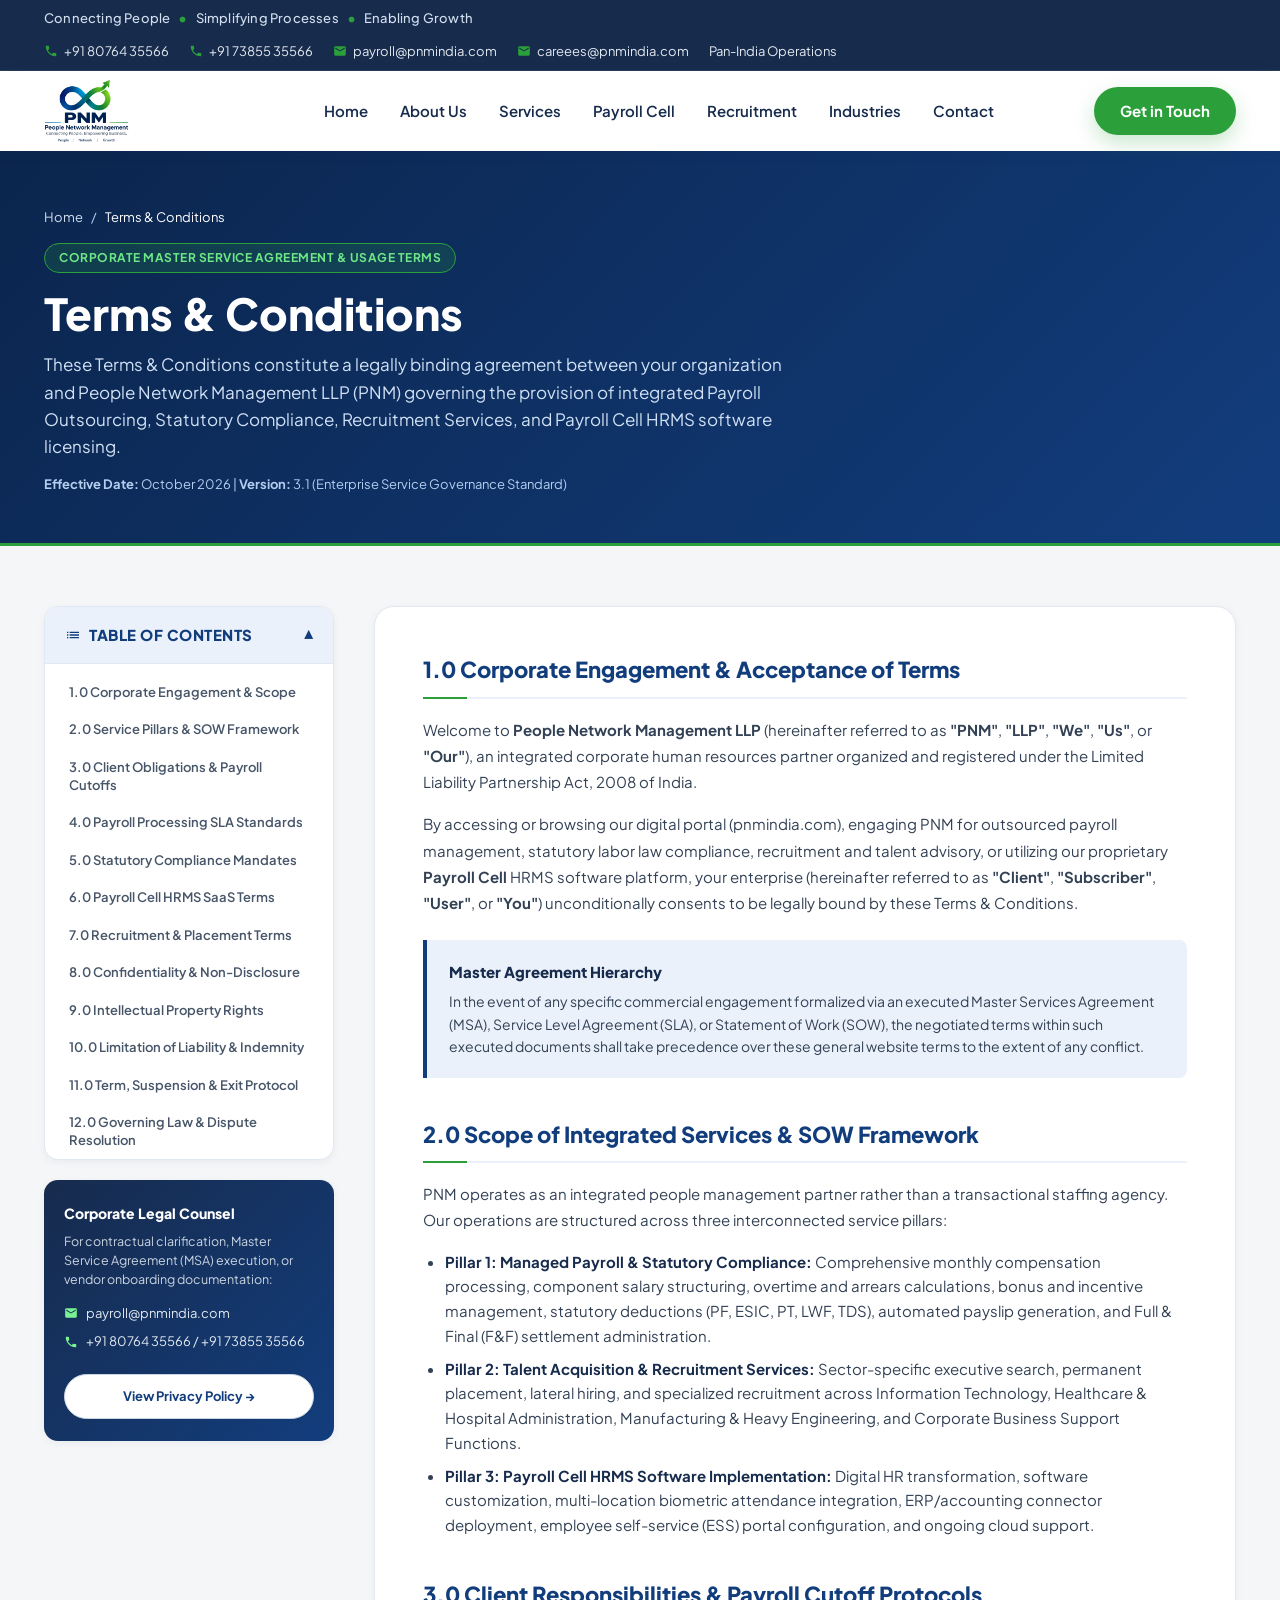
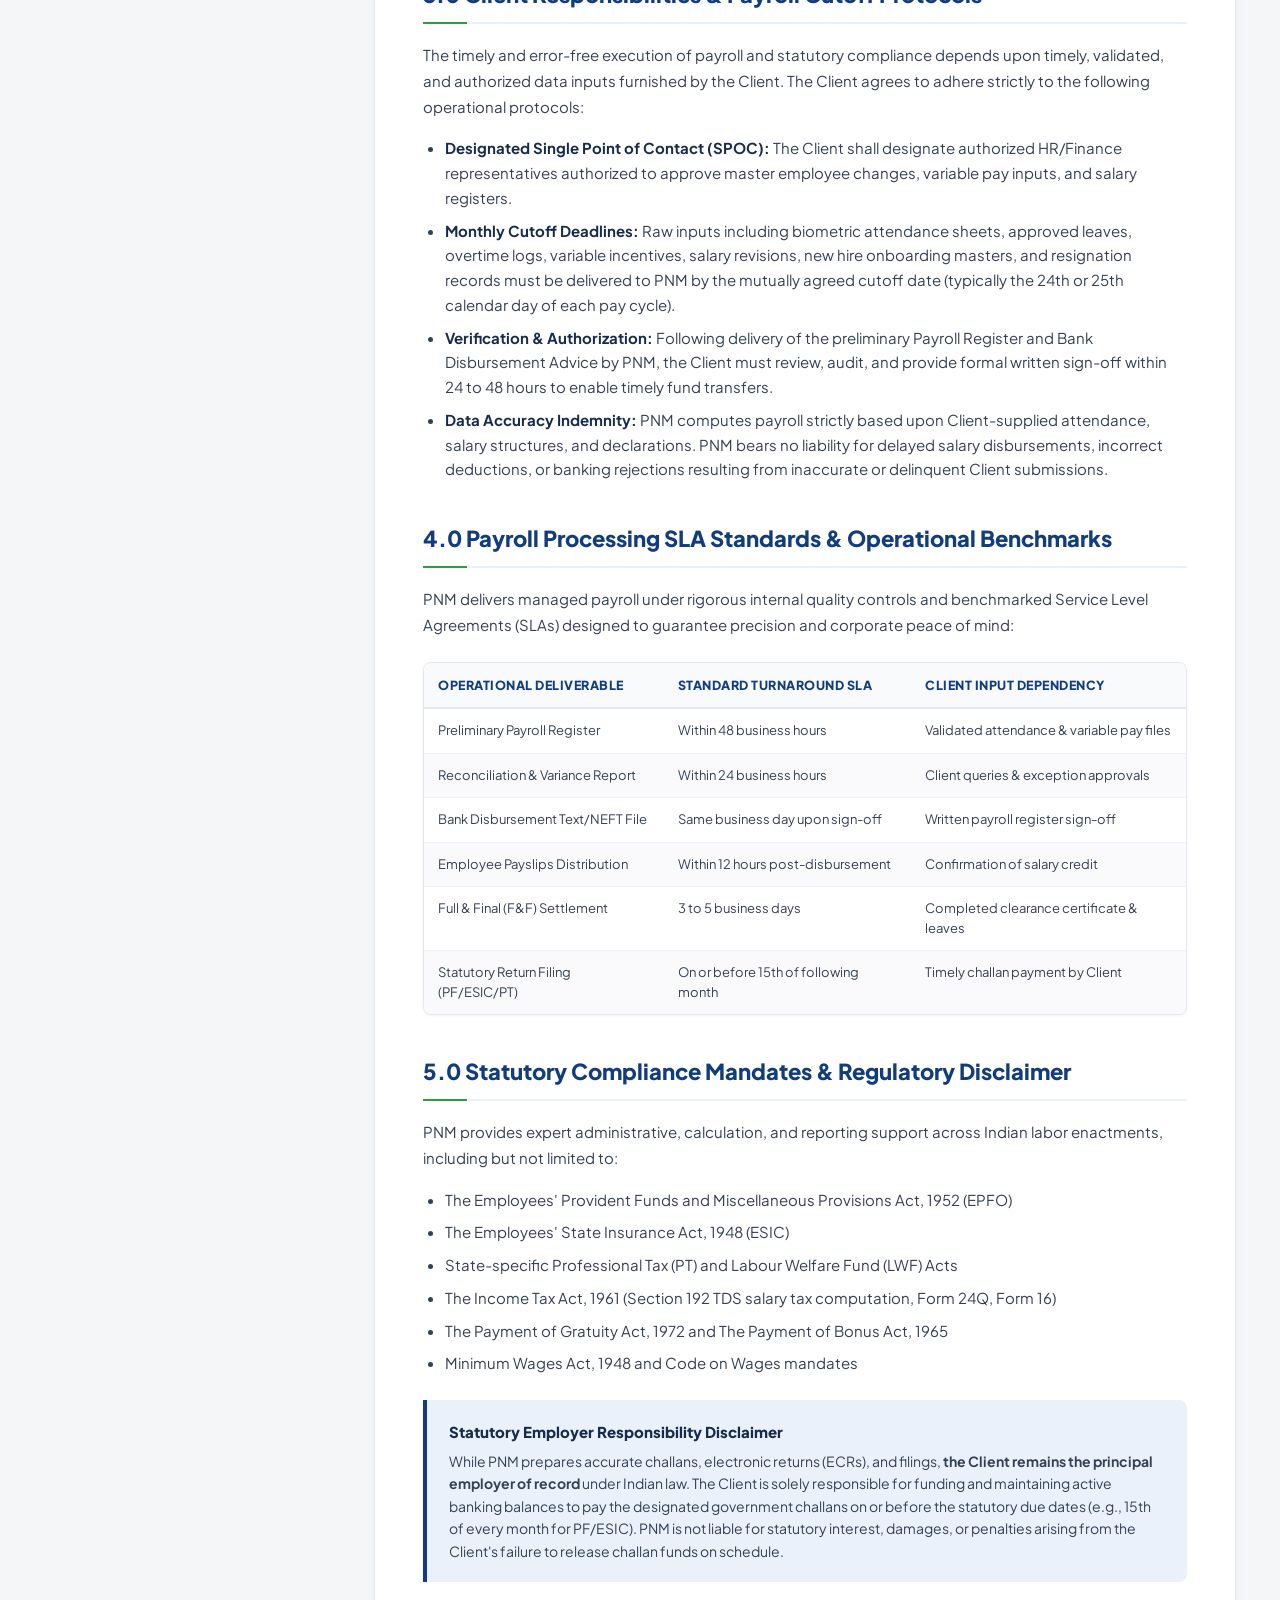
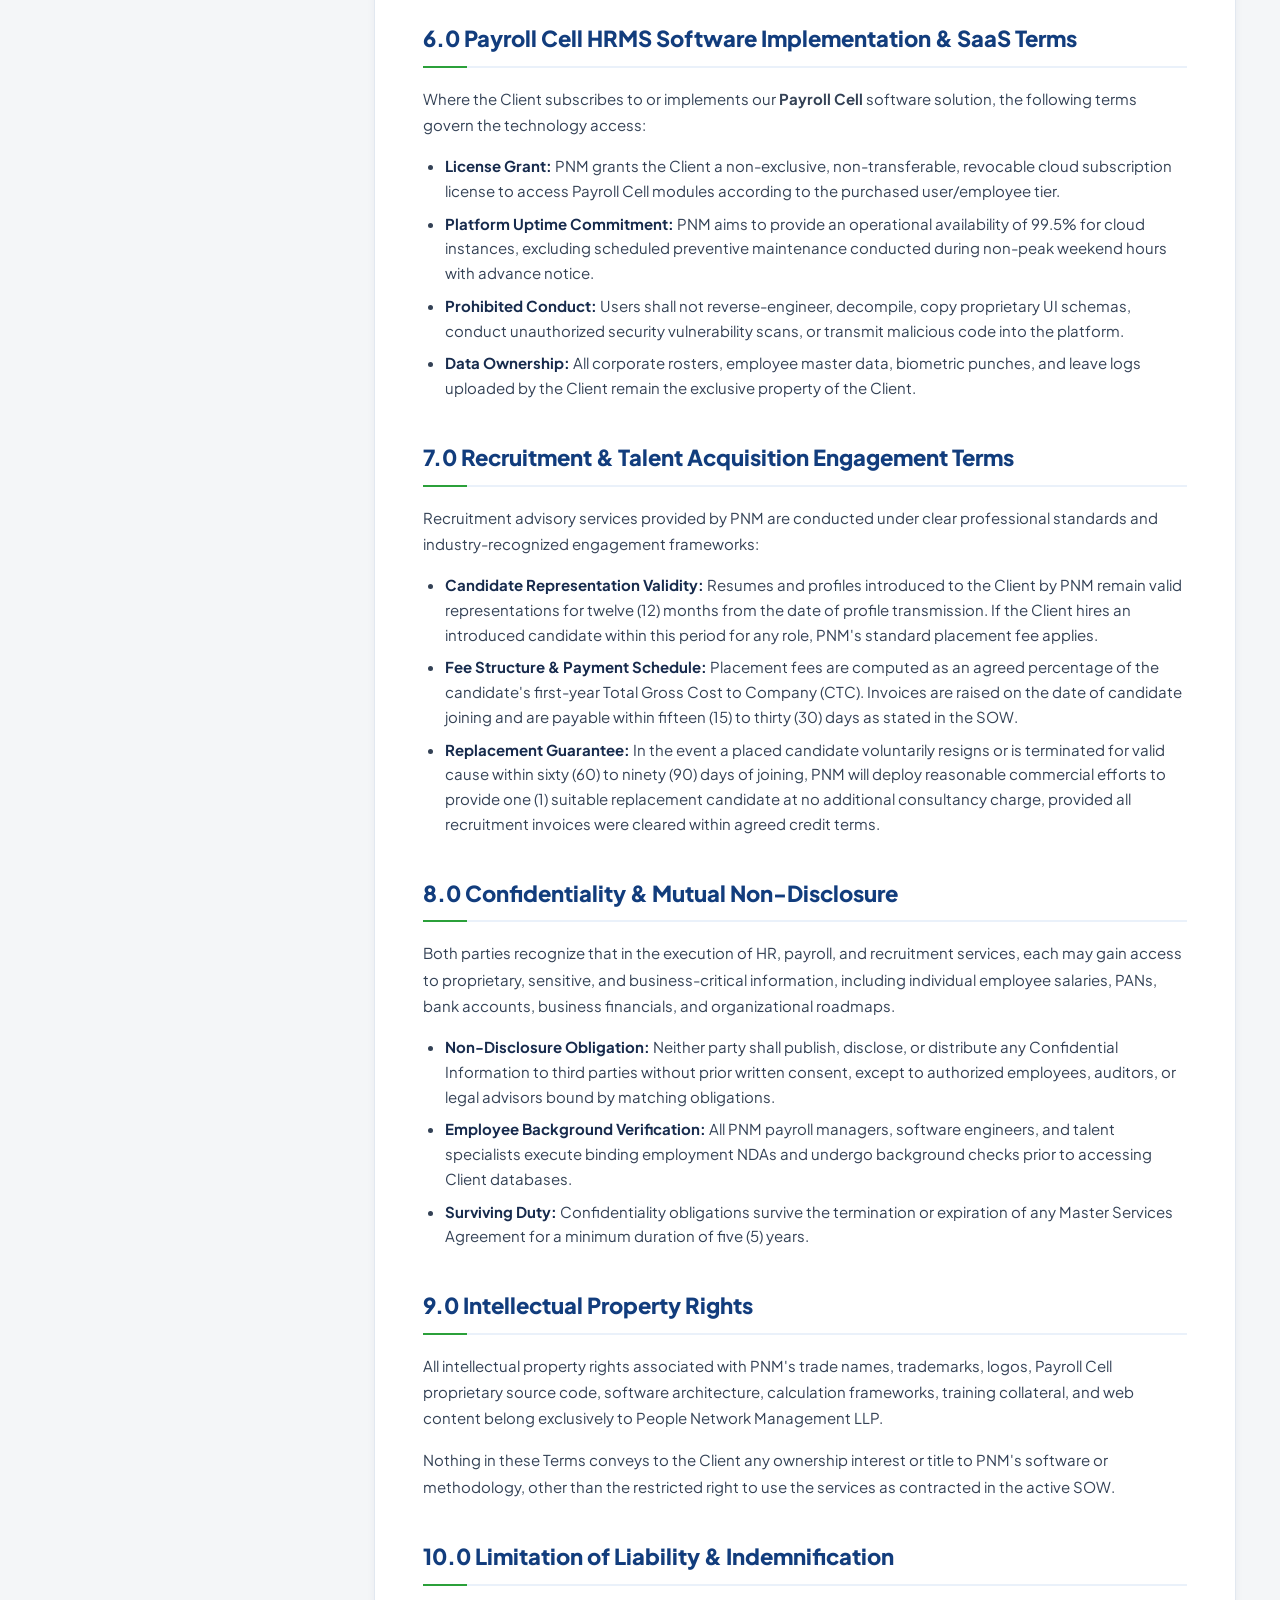
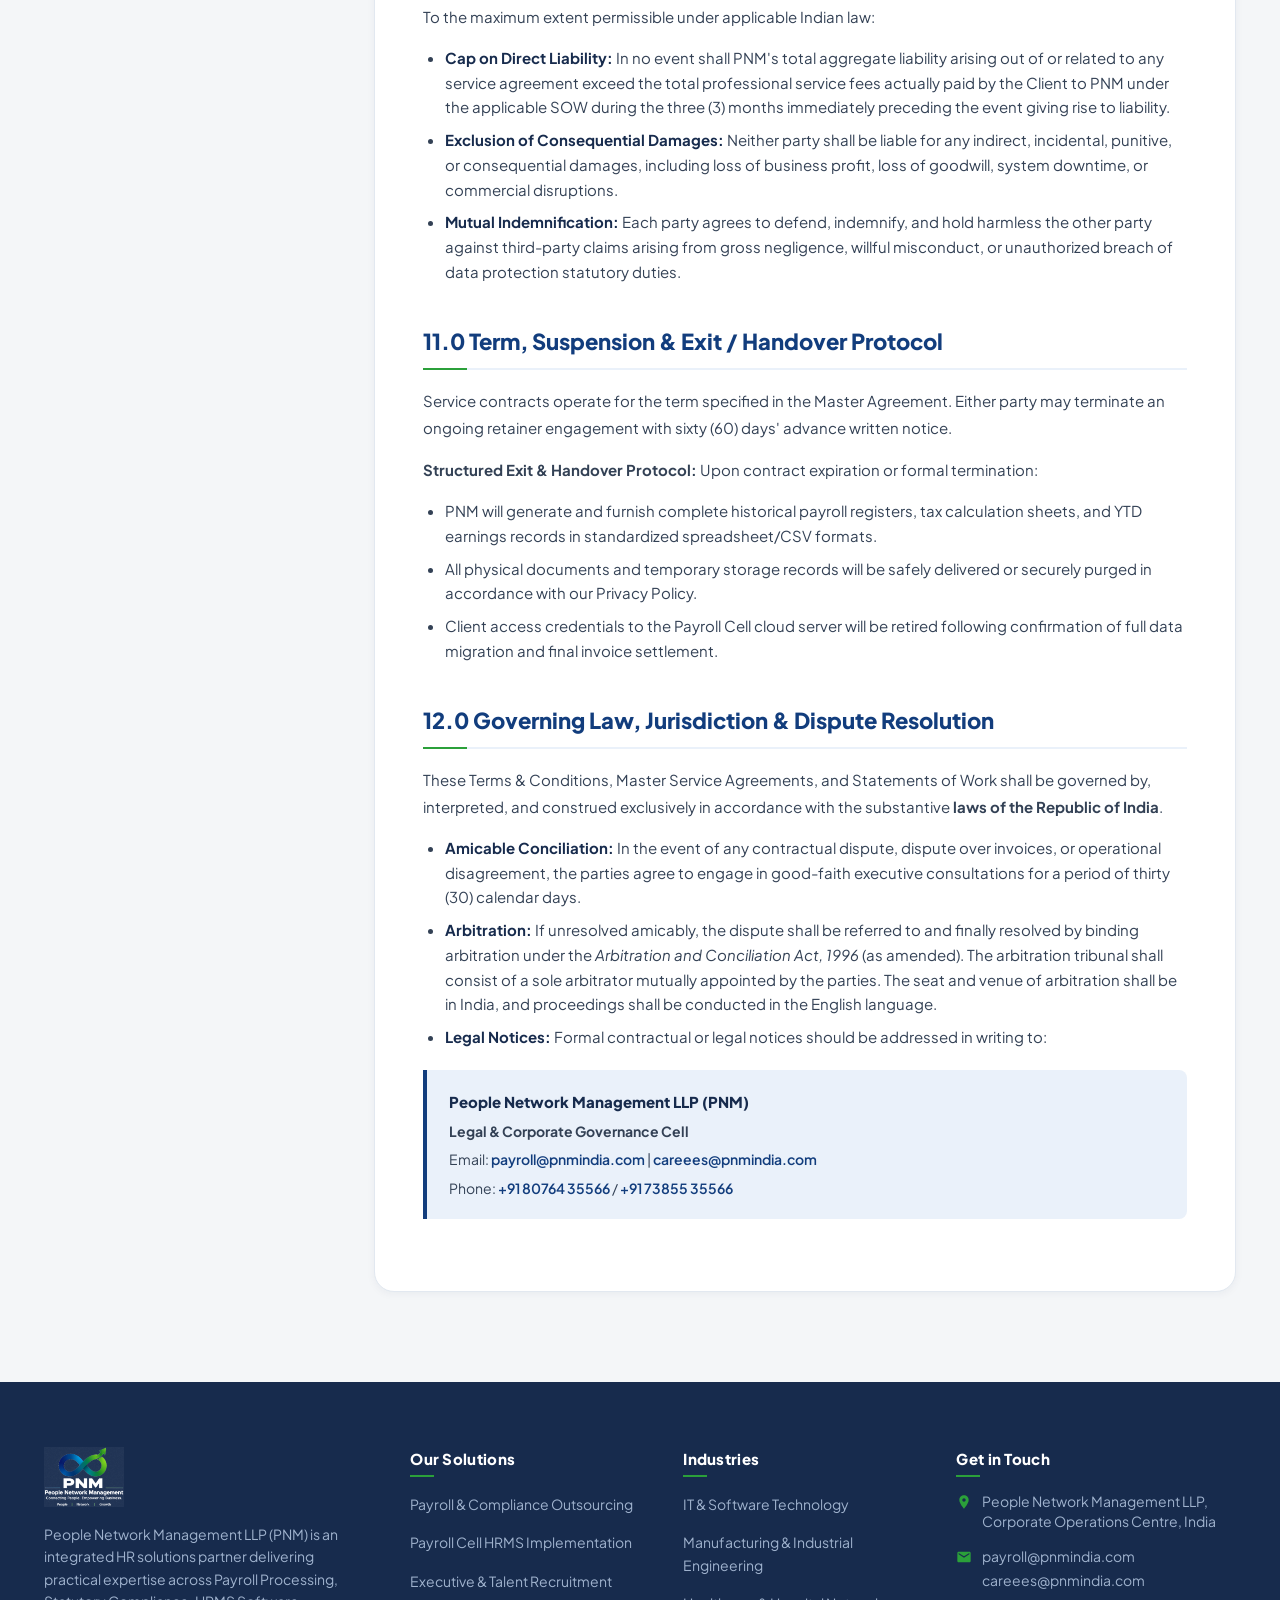
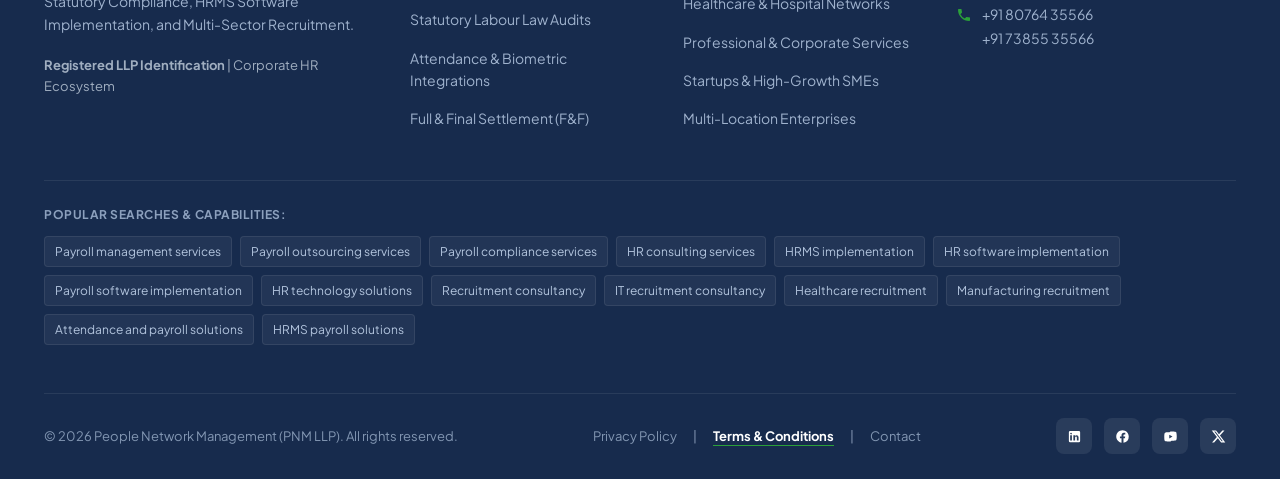
<file: terms-conditions.html>
<!DOCTYPE html>
<html lang="en">

<head>
  <meta charset="UTF-8">
  <meta name="viewport" content="width=device-width, initial-scale=1.0, viewport-fit=cover">
  <title>Terms & Conditions | People Network Management LLP (PNM)</title>

  <!-- SEO & Brand Metadata -->
  <meta name="description"
    content="Official Terms & Conditions of People Network Management LLP (PNM). Governing Master Service Agreements, Payroll Outsourcing, Statutory Compliance, Recruitment Engagements, and Payroll Cell HRMS Platform Access.">
  <meta name="robots" content="index, follow">
  <meta name="theme-color" content="#123D7D">

  <!-- Canonical URL -->
  <link rel="canonical" href="https://pnmindia.com/terms-conditions.html">

  <!-- Open Graph / Social Metadata -->
  <meta property="og:type" content="website">
  <meta property="og:url" content="https://pnmindia.com/terms-conditions.html">
  <meta property="og:site_name" content="People Network Management LLP (PNM)">
  <meta property="og:title" content="Terms & Conditions | People Network Management LLP (PNM)">
  <meta property="og:description" content="Corporate Master Service Agreement & Usage Terms for People Network Management LLP (PNM).">
  <meta property="og:image" content="https://pnmindia.com/images/pnm-logo-transparent.png">

  <!-- Twitter Card -->
  <meta name="twitter:card" content="summary">
  <meta name="twitter:domain" content="pnmindia.com">
  <meta name="twitter:url" content="https://pnmindia.com/terms-conditions.html">
  <meta name="twitter:title" content="Terms & Conditions | People Network Management LLP (PNM)">
  <meta name="twitter:description" content="Official Terms & Conditions governing Payroll, Statutory Compliance, HRMS SaaS, and Recruitment Services.">
  <meta name="twitter:image" content="https://pnmindia.com/images/pnm-logo-transparent.png">

  <!-- Google Fonts: Plus Jakarta Sans -->
  <link rel="preconnect" href="https://fonts.googleapis.com">
  <link rel="preconnect" href="https://fonts.gstatic.com" crossorigin>
  <link href="https://fonts.googleapis.com/css2?family=Plus+Jakarta+Sans:wght@300;400;500;600;700;800;900&display=swap"
    rel="stylesheet">

  <!-- Custom CSS -->
  <link rel="stylesheet" href="style.css">

  <!-- Favicon -->
  <link rel="icon" type="image/png" href="images/pnm-logo-transparent.png">
</head>

<body>

  <!-- ==========================================================================
       TOP ANNOUNCEMENT / CORPORATE INFO BAR
       ========================================================================== -->
  <aside class="top-bar" aria-label="Corporate Information">
    <div class="container top-bar-content">
      <div class="top-bar-tagline">
        <span>Connecting People</span>
        <span class="bullet">•</span>
        <span>Simplifying Processes</span>
        <span class="bullet">•</span>
        <span>Enabling Growth</span>
      </div>
      <div class="top-bar-contacts">
        <a href="tel:+918076435566" class="top-bar-link">
          <svg viewBox="0 0 24 24">
            <path
              d="M6.62 10.79a15.053 15.053 0 006.59 6.59l2.2-2.2c.27-.27.67-.36 1.02-.24 1.12.37 2.33.57 3.57.57.55 0 1 .45 1 1V20c0 .55-.45 1-1 1-9.39 0-17-7.61-17-17 0-.55.45-1 1-1h3.5c.55 0 1 .45 1 1 0 1.25.2 2.45.57 3.57.11.35.03.74-.25 1.02l-2.2 2.2z" />
          </svg>
          <span>+91 80764 35566</span>
        </a>
        <a href="tel:+917385535566" class="top-bar-link">
          <svg viewBox="0 0 24 24">
            <path
              d="M6.62 10.79a15.053 15.053 0 006.59 6.59l2.2-2.2c.27-.27.67-.36 1.02-.24 1.12.37 2.33.57 3.57.57.55 0 1 .45 1 1V20c0 .55-.45 1-1 1-9.39 0-17-7.61-17-17 0-.55.45-1 1-1h3.5c.55 0 1 .45 1 1 0 1.25.2 2.45.57 3.57.11.35.03.74-.25 1.02l-2.2 2.2z" />
          </svg>
          <span>+91 73855 35566</span>
        </a>
        <a href="mailto:payroll@pnmindia.com" class="top-bar-link">
          <svg viewBox="0 0 24 24">
            <path
              d="M20 4H4c-1.1 0-1.99.9-1.99 2L2 18c0 1.1.9 2 2 2h16c1.1 0 2-.9 2-2V6c0-1.1-.9-2-2-2zm0 4l-8 5-8-5V6l8 5 8-5v2z" />
          </svg>
          <span>payroll@pnmindia.com</span>
        </a>
        <a href="mailto:careees@pnmindia.com" class="top-bar-link">
          <svg viewBox="0 0 24 24">
            <path
              d="M20 4H4c-1.1 0-1.99.9-1.99 2L2 18c0 1.1.9 2 2 2h16c1.1 0 2-.9 2-2V6c0-1.1-.9-2-2-2zm0 4l-8 5-8-5V6l8 5 8-5v2z" />
          </svg>
          <span>careees@pnmindia.com</span>
        </a>
        <span class="top-bar-link pan-india-tag">Pan-India Operations</span>
      </div>
    </div>
  </aside>

  <!-- ==========================================================================
       STICKY MAIN HEADER & NAVIGATION
       ========================================================================== -->
  <header class="main-header" id="mainHeader">
    <div class="container navbar">
      <!-- Logo Lockup -->
      <a href="index.html#home" class="brand-logo" title="People Network Management LLP">
        <img src="images/pnm-logo-transparent.png" alt="People Network Management (PNM LLP) Logo"
          class="brand-logo-img">
      </a>

      <!-- Navigation Drawer Overlay for Mobile -->
      <div class="nav-overlay" id="navOverlay" aria-hidden="true"></div>

      <!-- Navigation Menu Drawer -->
      <nav aria-label="Main Navigation" class="nav-drawer" id="navDrawer">
        <!-- Mobile Drawer Header -->
        <div class="mobile-drawer-header">
          <img src="images/pnm-logo-transparent.png" alt="PNM Logo" style="height: 44px; width: auto;">
          <button type="button" class="drawer-close-btn" id="drawerCloseBtn" aria-label="Close menu">✕</button>
        </div>

        <ul class="nav-menu" id="navMenu">
          <li class="nav-item"><a href="index.html#home" class="nav-link">Home</a></li>
          <li class="nav-item"><a href="index.html#about" class="nav-link">About Us</a></li>
          <li class="nav-item"><a href="index.html#services" class="nav-link">Services</a></li>
          <li class="nav-item"><a href="index.html#payrollcell" class="nav-link">Payroll Cell</a></li>
          <li class="nav-item"><a href="index.html#recruitment" class="nav-link">Recruitment</a></li>
          <li class="nav-item"><a href="index.html#industries" class="nav-link">Industries</a></li>
          <li class="nav-item"><a href="index.html#contact" class="nav-link">Contact</a></li>
        </ul>

        <!-- Mobile Drawer Direct Actions -->
        <div class="mobile-drawer-footer">
          <a href="tel:+918076435566" class="drawer-contact-row">
            <svg width="16" height="16" viewBox="0 0 24 24" fill="currentColor">
              <path
                d="M6.62 10.79a15.053 15.053 0 006.59 6.59l2.2-2.2c.27-.27.67-.36 1.02-.24 1.12.37 2.33.57 3.57.57.55 0 1 .45 1 1V20c0 .55-.45 1-1 1-9.39 0-17-7.61-17-17 0-.55.45-1 1-1h3.5c.55 0 1 .45 1 1 0 1.25.2 2.45.57 3.57.11.35.03.74-.25 1.02l-2.2 2.2z" />
            </svg>
            <span>+91 80764 35566</span>
          </a>
          <a href="tel:+917385535566" class="drawer-contact-row" style="margin-top: 6px;">
            <svg width="16" height="16" viewBox="0 0 24 24" fill="currentColor">
              <path
                d="M6.62 10.79a15.053 15.053 0 006.59 6.59l2.2-2.2c.27-.27.67-.36 1.02-.24 1.12.37 2.33.57 3.57.57.55 0 1 .45 1 1V20c0 .55-.45 1-1 1-9.39 0-17-7.61-17-17 0-.55.45-1 1-1h3.5c.55 0 1 .45 1 1 0 1.25.2 2.45.57 3.57.11.35.03.74-.25 1.02l-2.2 2.2z" />
            </svg>
            <span>+91 73855 35566</span>
          </a>
          <a href="mailto:payroll@pnmindia.com" class="drawer-contact-row" style="margin-top: 6px;">
            <svg width="16" height="16" viewBox="0 0 24 24" fill="currentColor">
              <path
                d="M20 4H4c-1.1 0-1.99.9-1.99 2L2 18c0 1.1.9 2 2 2h16c1.1 0 2-.9 2-2V6c0-1.1-.9-2-2-2zm0 4l-8 5-8-5V6l8 5 8-5v2z" />
            </svg>
            <span>payroll@pnmindia.com</span>
          </a>
          <a href="mailto:careees@pnmindia.com" class="drawer-contact-row" style="margin-top: 6px;">
            <svg width="16" height="16" viewBox="0 0 24 24" fill="currentColor">
              <path
                d="M20 4H4c-1.1 0-1.99.9-1.99 2L2 18c0 1.1.9 2 2 2h16c1.1 0 2-.9 2-2V6c0-1.1-.9-2-2-2zm0 4l-8 5-8-5V6l8 5 8-5v2z" />
            </svg>
            <span>careees@pnmindia.com</span>
          </a>
          <a href="index.html#contact" class="btn-primary-green"
            style="width: 100%; margin-top: 14px; text-align: center;">
            Book a Consultation
          </a>
        </div>
      </nav>

      <!-- Primary Action CTA & Animated Mobile Toggle -->
      <div class="nav-header-actions">
        <a href="index.html#contact" class="btn-primary-green header-cta-btn">
          <span>Get in Touch</span>
        </a>
        <button type="button" class="mobile-toggle-btn" id="mobileToggle" aria-label="Toggle navigation menu"
          aria-expanded="false">
          <span class="hamburger-bar"></span>
          <span class="hamburger-bar"></span>
          <span class="hamburger-bar"></span>
        </button>
      </div>
    </div>
  </header>

  <!-- ==========================================================================
       POLICY HERO HEADER
       ========================================================================== -->
  <section class="policy-hero">
    <div class="container">
      <div class="policy-breadcrumb">
        <a href="index.html">Home</a>
        <span>/</span>
        <span style="color: #FFFFFF;">Terms & Conditions</span>
      </div>
      <div class="policy-badge">Corporate Master Service Agreement & Usage Terms</div>
      <h1 class="policy-title">Terms & Conditions</h1>
      <p class="policy-lead">
        These Terms & Conditions constitute a legally binding agreement between your organization and People Network
        Management LLP (PNM) governing the provision of integrated Payroll Outsourcing, Statutory Compliance,
        Recruitment Services, and Payroll Cell HRMS software licensing.
      </p>
      <div style="font-size: 0.8125rem; color: #B4CEF0; margin-top: 14px;">
        <strong>Effective Date:</strong> October 2026 | <strong>Version:</strong> 3.1 (Enterprise Service Governance
        Standard)
      </div>
    </div>
  </section>

  <!-- ==========================================================================
       POLICY LAYOUT (STICKY SIDEBAR + DETAILED CONTENT)
       ========================================================================== -->
  <section class="policy-layout">
    <div class="container policy-grid">

      <!-- Left Sticky Table of Contents -->
      <aside class="policy-sidebar">
        <details class="toc-card toc-details" id="tocAccordion" open>
          <summary class="toc-header">
            <div class="toc-header-left">
              <svg width="16" height="16" viewBox="0 0 24 24" fill="currentColor">
                <path d="M3 13h2v-2H3v2zm0 4h2v-2H3v2zm0-8h2V7H3v2zm4 4h14v-2H7v2zm0 4h14v-2H7v2zM7 7v2h14V7H7z" />
              </svg>
              <span>Table of Contents</span>
            </div>
            <span class="toc-toggle-indicator" aria-hidden="true">▼</span>
          </summary>
          <ul class="toc-list">
            <li><a href="#term-1" class="toc-link">1.0 Corporate Engagement & Scope</a></li>
            <li><a href="#term-2" class="toc-link">2.0 Service Pillars & SOW Framework</a></li>
            <li><a href="#term-3" class="toc-link">3.0 Client Obligations & Payroll Cutoffs</a></li>
            <li><a href="#term-4" class="toc-link">4.0 Payroll Processing SLA Standards</a></li>
            <li><a href="#term-5" class="toc-link">5.0 Statutory Compliance Mandates</a></li>
            <li><a href="#term-6" class="toc-link">6.0 Payroll Cell HRMS SaaS Terms</a></li>
            <li><a href="#term-7" class="toc-link">7.0 Recruitment & Placement Terms</a></li>
            <li><a href="#term-8" class="toc-link">8.0 Confidentiality & Non-Disclosure</a></li>
            <li><a href="#term-9" class="toc-link">9.0 Intellectual Property Rights</a></li>
            <li><a href="#term-10" class="toc-link">10.0 Limitation of Liability & Indemnity</a></li>
            <li><a href="#term-11" class="toc-link">11.0 Term, Suspension & Exit Protocol</a></li>
            <li><a href="#term-12" class="toc-link">12.0 Governing Law & Dispute Resolution</a></li>
          </ul>
        </details>

        <div class="sidebar-support-card">
          <div class="sidebar-support-title">Corporate Legal Counsel</div>
          <p class="sidebar-support-text">
            For contractual clarification, Master Service Agreement (MSA) execution, or vendor onboarding documentation:
          </p>
          <div class="sidebar-contact-item">
            <svg width="14" height="14" viewBox="0 0 24 24" fill="currentColor">
              <path
                d="M20 4H4c-1.1 0-1.99.9-1.99 2L2 18c0 1.1.9 2 2 2h16c1.1 0 2-.9 2-2V6c0-1.1-.9-2-2-2zm0 4l-8 5-8-5V6l8 5 8-5v2z" />
            </svg>
            <span>payroll@pnmindia.com</span>
          </div>
          <div class="sidebar-contact-item">
            <svg width="14" height="14" viewBox="0 0 24 24" fill="currentColor">
              <path
                d="M6.62 10.79a15.053 15.053 0 006.59 6.59l2.2-2.2c.27-.27.67-.36 1.02-.24 1.12.37 2.33.57 3.57.57.55 0 1 .45 1 1V20c0 .55-.45 1-1 1-9.39 0-17-7.61-17-17 0-.55.45-1 1-1h3.5c.55 0 1 .45 1 1 0 1.25.2 2.45.57 3.57.11.35.03.74-.25 1.02l-2.2 2.2z" />
            </svg>
            <span>+91 80764 35566 / +91 73855 35566</span>
          </div>
          <a href="privacy-policy.html" class="btn-outline-navy"
            style="width: 100%; margin-top: 14px; text-align: center; font-size: 0.8125rem;">
            View Privacy Policy →
          </a>
        </div>
      </aside>

      <!-- Right Main Detailed Content -->
      <article class="policy-main-content">

        <!-- Section 1 -->
        <section id="term-1" class="policy-section">
          <h2>1.0 Corporate Engagement & Acceptance of Terms</h2>
          <p>
            Welcome to <strong>People Network Management LLP</strong> (hereinafter referred to as
            <strong>"PNM"</strong>, <strong>"LLP"</strong>, <strong>"We"</strong>, <strong>"Us"</strong>, or
            <strong>"Our"</strong>), an integrated corporate human resources partner organized and registered under the
            Limited Liability Partnership Act, 2008 of India.
          </p>
          <p>
            By accessing or browsing our digital portal (<a href="https://pnmindia.com">pnmindia.com</a>), engaging PNM
            for outsourced payroll management, statutory labor law compliance, recruitment and talent advisory, or
            utilizing our proprietary <strong>Payroll Cell</strong> HRMS software platform, your enterprise (hereinafter
            referred to as <strong>"Client"</strong>, <strong>"Subscriber"</strong>, <strong>"User"</strong>, or
            <strong>"You"</strong>) unconditionally consents to be legally bound by these Terms & Conditions.
          </p>
          <div class="policy-callout">
            <div class="policy-callout-title">Master Agreement Hierarchy</div>
            <p>
              In the event of any specific commercial engagement formalized via an executed Master Services Agreement
              (MSA), Service Level Agreement (SLA), or Statement of Work (SOW), the negotiated terms within such
              executed documents shall take precedence over these general website terms to the extent of any conflict.
            </p>
          </div>
        </section>

        <!-- Section 2 -->
        <section id="term-2" class="policy-section">
          <h2>2.0 Scope of Integrated Services & SOW Framework</h2>
          <p>
            PNM operates as an integrated people management partner rather than a transactional staffing agency. Our
            operations are structured across three interconnected service pillars:
          </p>
          <ul class="policy-list">
            <li>
              <strong>Pillar 1: Managed Payroll & Statutory Compliance:</strong> Comprehensive monthly compensation
              processing, component salary structuring, overtime and arrears calculations, bonus and incentive
              management, statutory deductions (PF, ESIC, PT, LWF, TDS), automated payslip generation, and Full & Final
              (F&F) settlement administration.
            </li>
            <li>
              <strong>Pillar 2: Talent Acquisition & Recruitment Services:</strong> Sector-specific executive search,
              permanent placement, lateral hiring, and specialized recruitment across Information Technology, Healthcare
              & Hospital Administration, Manufacturing & Heavy Engineering, and Corporate Business Support Functions.
            </li>
            <li>
              <strong>Pillar 3: Payroll Cell HRMS Software Implementation:</strong> Digital HR transformation, software
              customization, multi-location biometric attendance integration, ERP/accounting connector deployment,
              employee self-service (ESS) portal configuration, and ongoing cloud support.
            </li>
          </ul>
        </section>

        <!-- Section 3 -->
        <section id="term-3" class="policy-section">
          <h2>3.0 Client Responsibilities & Payroll Cutoff Protocols</h2>
          <p>
            The timely and error-free execution of payroll and statutory compliance depends upon timely, validated, and
            authorized data inputs furnished by the Client. The Client agrees to adhere strictly to the following
            operational protocols:
          </p>
          <ul class="policy-list">
            <li>
              <strong>Designated Single Point of Contact (SPOC):</strong> The Client shall designate authorized
              HR/Finance representatives authorized to approve master employee changes, variable pay inputs, and salary
              registers.
            </li>
            <li>
              <strong>Monthly Cutoff Deadlines:</strong> Raw inputs including biometric attendance sheets, approved
              leaves, overtime logs, variable incentives, salary revisions, new hire onboarding masters, and resignation
              records must be delivered to PNM by the mutually agreed cutoff date (typically the 24th or 25th calendar
              day of each pay cycle).
            </li>
            <li>
              <strong>Verification & Authorization:</strong> Following delivery of the preliminary Payroll Register and
              Bank Disbursement Advice by PNM, the Client must review, audit, and provide formal written sign-off within
              24 to 48 hours to enable timely fund transfers.
            </li>
            <li>
              <strong>Data Accuracy Indemnity:</strong> PNM computes payroll strictly based upon Client-supplied
              attendance, salary structures, and declarations. PNM bears no liability for delayed salary disbursements,
              incorrect deductions, or banking rejections resulting from inaccurate or delinquent Client submissions.
            </li>
          </ul>
        </section>

        <!-- Section 4 -->
        <section id="term-4" class="policy-section">
          <h2>4.0 Payroll Processing SLA Standards & Operational Benchmarks</h2>
          <p>
            PNM delivers managed payroll under rigorous internal quality controls and benchmarked Service Level
            Agreements (SLAs) designed to guarantee precision and corporate peace of mind:
          </p>

          <div class="policy-table-wrap">
            <div class="table-scroll-hint">
              <div class="table-scroll-hint-content">
                <svg width="14" height="14" viewBox="0 0 24 24" fill="currentColor"><path d="M6.99 11L3 15l3.99 4v-3H14v-2H6.99v-3zM21 9l-3.99-4v3H10v2h7.01v3L21 9z"/></svg>
                <span>Swipe horizontally to view full columns</span>
              </div>
              <span class="scroll-arrow">→</span>
            </div>
            <table class="policy-table">
              <thead>
                <tr>
                  <th>Operational Deliverable</th>
                  <th>Standard Turnaround SLA</th>
                  <th>Client Input Dependency</th>
                </tr>
              </thead>
              <tbody>
                <tr>
                  <td>Preliminary Payroll Register</td>
                  <td>Within 48 business hours</td>
                  <td>Validated attendance & variable pay files</td>
                </tr>
                <tr>
                  <td>Reconciliation & Variance Report</td>
                  <td>Within 24 business hours</td>
                  <td>Client queries & exception approvals</td>
                </tr>
                <tr>
                  <td>Bank Disbursement Text/NEFT File</td>
                  <td>Same business day upon sign-off</td>
                  <td>Written payroll register sign-off</td>
                </tr>
                <tr>
                  <td>Employee Payslips Distribution</td>
                  <td>Within 12 hours post-disbursement</td>
                  <td>Confirmation of salary credit</td>
                </tr>
                <tr>
                  <td>Full & Final (F&F) Settlement</td>
                  <td>3 to 5 business days</td>
                  <td>Completed clearance certificate & leaves</td>
                </tr>
                <tr>
                  <td>Statutory Return Filing (PF/ESIC/PT)</td>
                  <td>On or before 15th of following month</td>
                  <td>Timely challan payment by Client</td>
                </tr>
              </tbody>
            </table>
          </div>
        </section>

        <!-- Section 5 -->
        <section id="term-5" class="policy-section">
          <h2>5.0 Statutory Compliance Mandates & Regulatory Disclaimer</h2>
          <p>
            PNM provides expert administrative, calculation, and reporting support across Indian labor enactments,
            including but not limited to:
          </p>
          <ul class="policy-list">
            <li>The Employees' Provident Funds and Miscellaneous Provisions Act, 1952 (EPFO)</li>
            <li>The Employees' State Insurance Act, 1948 (ESIC)</li>
            <li>State-specific Professional Tax (PT) and Labour Welfare Fund (LWF) Acts</li>
            <li>The Income Tax Act, 1961 (Section 192 TDS salary tax computation, Form 24Q, Form 16)</li>
            <li>The Payment of Gratuity Act, 1972 and The Payment of Bonus Act, 1965</li>
            <li>Minimum Wages Act, 1948 and Code on Wages mandates</li>
          </ul>
          <div class="policy-callout">
            <div class="policy-callout-title">Statutory Employer Responsibility Disclaimer</div>
            <p>
              While PNM prepares accurate challans, electronic returns (ECRs), and filings, <strong>the Client remains
                the principal employer of record</strong> under Indian law. The Client is solely responsible for funding
              and maintaining active banking balances to pay the designated government challans on or before the
              statutory due dates (e.g., 15th of every month for PF/ESIC). PNM is not liable for statutory interest,
              damages, or penalties arising from the Client's failure to release challan funds on schedule.
            </p>
          </div>
        </section>

        <!-- Section 6 -->
        <section id="term-6" class="policy-section">
          <h2>6.0 Payroll Cell HRMS Software Implementation & SaaS Terms</h2>
          <p>
            Where the Client subscribes to or implements our <strong>Payroll Cell</strong> software solution, the
            following terms govern the technology access:
          </p>
          <ul class="policy-list">
            <li>
              <strong>License Grant:</strong> PNM grants the Client a non-exclusive, non-transferable, revocable cloud
              subscription license to access Payroll Cell modules according to the purchased user/employee tier.
            </li>
            <li>
              <strong>Platform Uptime Commitment:</strong> PNM aims to provide an operational availability of 99.5% for
              cloud instances, excluding scheduled preventive maintenance conducted during non-peak weekend hours with
              advance notice.
            </li>
            <li>
              <strong>Prohibited Conduct:</strong> Users shall not reverse-engineer, decompile, copy proprietary UI
              schemas, conduct unauthorized security vulnerability scans, or transmit malicious code into the platform.
            </li>
            <li>
              <strong>Data Ownership:</strong> All corporate rosters, employee master data, biometric punches, and leave
              logs uploaded by the Client remain the exclusive property of the Client.
            </li>
          </ul>
        </section>

        <!-- Section 7 -->
        <section id="term-7" class="policy-section">
          <h2>7.0 Recruitment & Talent Acquisition Engagement Terms</h2>
          <p>
            Recruitment advisory services provided by PNM are conducted under clear professional standards and
            industry-recognized engagement frameworks:
          </p>
          <ul class="policy-list">
            <li>
              <strong>Candidate Representation Validity:</strong> Resumes and profiles introduced to the Client by PNM
              remain valid representations for twelve (12) months from the date of profile transmission. If the Client
              hires an introduced candidate within this period for any role, PNM's standard placement fee applies.
            </li>
            <li>
              <strong>Fee Structure & Payment Schedule:</strong> Placement fees are computed as an agreed percentage of
              the candidate's first-year Total Gross Cost to Company (CTC). Invoices are raised on the date of candidate
              joining and are payable within fifteen (15) to thirty (30) days as stated in the SOW.
            </li>
            <li>
              <strong>Replacement Guarantee:</strong> In the event a placed candidate voluntarily resigns or is
              terminated for valid cause within sixty (60) to ninety (90) days of joining, PNM will deploy reasonable
              commercial efforts to provide one (1) suitable replacement candidate at no additional consultancy charge,
              provided all recruitment invoices were cleared within agreed credit terms.
            </li>
          </ul>
        </section>

        <!-- Section 8 -->
        <section id="term-8" class="policy-section">
          <h2>8.0 Confidentiality & Mutual Non-Disclosure</h2>
          <p>
            Both parties recognize that in the execution of HR, payroll, and recruitment services, each may gain access
            to proprietary, sensitive, and business-critical information, including individual employee salaries, PANs,
            bank accounts, business financials, and organizational roadmaps.
          </p>
          <ul class="policy-list">
            <li>
              <strong>Non-Disclosure Obligation:</strong> Neither party shall publish, disclose, or distribute any
              Confidential Information to third parties without prior written consent, except to authorized employees,
              auditors, or legal advisors bound by matching obligations.
            </li>
            <li>
              <strong>Employee Background Verification:</strong> All PNM payroll managers, software engineers, and
              talent specialists execute binding employment NDAs and undergo background checks prior to accessing Client
              databases.
            </li>
            <li>
              <strong>Surviving Duty:</strong> Confidentiality obligations survive the termination or expiration of any
              Master Services Agreement for a minimum duration of five (5) years.
            </li>
          </ul>
        </section>

        <!-- Section 9 -->
        <section id="term-9" class="policy-section">
          <h2>9.0 Intellectual Property Rights</h2>
          <p>
            All intellectual property rights associated with PNM's trade names, trademarks, logos, Payroll Cell
            proprietary source code, software architecture, calculation frameworks, training collateral, and web content
            belong exclusively to People Network Management LLP.
          </p>
          <p>
            Nothing in these Terms conveys to the Client any ownership interest or title to PNM's software or
            methodology, other than the restricted right to use the services as contracted in the active SOW.
          </p>
        </section>

        <!-- Section 10 -->
        <section id="term-10" class="policy-section">
          <h2>10.0 Limitation of Liability & Indemnification</h2>
          <p>
            To the maximum extent permissible under applicable Indian law:
          </p>
          <ul class="policy-list">
            <li>
              <strong>Cap on Direct Liability:</strong> In no event shall PNM's total aggregate liability arising out of
              or related to any service agreement exceed the total professional service fees actually paid by the Client
              to PNM under the applicable SOW during the three (3) months immediately preceding the event giving rise to
              liability.
            </li>
            <li>
              <strong>Exclusion of Consequential Damages:</strong> Neither party shall be liable for any indirect,
              incidental, punitive, or consequential damages, including loss of business profit, loss of goodwill,
              system downtime, or commercial disruptions.
            </li>
            <li>
              <strong>Mutual Indemnification:</strong> Each party agrees to defend, indemnify, and hold harmless the
              other party against third-party claims arising from gross negligence, willful misconduct, or unauthorized
              breach of data protection statutory duties.
            </li>
          </ul>
        </section>

        <!-- Section 11 -->
        <section id="term-11" class="policy-section">
          <h2>11.0 Term, Suspension & Exit / Handover Protocol</h2>
          <p>
            Service contracts operate for the term specified in the Master Agreement. Either party may terminate an
            ongoing retainer engagement with sixty (60) days' advance written notice.
          </p>
          <p>
            <strong>Structured Exit & Handover Protocol:</strong> Upon contract expiration or formal termination:
          </p>
          <ul class="policy-list">
            <li>PNM will generate and furnish complete historical payroll registers, tax calculation sheets, and YTD
              earnings records in standardized spreadsheet/CSV formats.</li>
            <li>All physical documents and temporary storage records will be safely delivered or securely purged in
              accordance with our <a href="privacy-policy.html">Privacy Policy</a>.</li>
            <li>Client access credentials to the Payroll Cell cloud server will be retired following confirmation of
              full data migration and final invoice settlement.</li>
          </ul>
        </section>

        <!-- Section 12 -->
        <section id="term-12" class="policy-section">
          <h2>12.0 Governing Law, Jurisdiction & Dispute Resolution</h2>
          <p>
            These Terms & Conditions, Master Service Agreements, and Statements of Work shall be governed by,
            interpreted, and construed exclusively in accordance with the substantive <strong>laws of the Republic of
              India</strong>.
          </p>
          <ul class="policy-list">
            <li>
              <strong>Amicable Conciliation:</strong> In the event of any contractual dispute, dispute over invoices, or
              operational disagreement, the parties agree to engage in good-faith executive consultations for a period
              of thirty (30) calendar days.
            </li>
            <li>
              <strong>Arbitration:</strong> If unresolved amicably, the dispute shall be referred to and finally
              resolved by binding arbitration under the <em>Arbitration and Conciliation Act, 1996</em> (as amended).
              The arbitration tribunal shall consist of a sole arbitrator mutually appointed by the parties. The seat
              and venue of arbitration shall be in India, and proceedings shall be conducted in the English language.
            </li>
            <li>
              <strong>Legal Notices:</strong> Formal contractual or legal notices should be addressed in writing to:
            </li>
          </ul>

          <div class="policy-callout" style="margin-top: 18px;">
            <div class="policy-callout-title">People Network Management LLP (PNM)</div>
            <p style="margin-bottom: 6px;"><strong>Legal & Corporate Governance Cell</strong></p>
            <p style="margin-bottom: 6px;">Email: <a href="mailto:payroll@pnmindia.com"
                style="color: #123D7D; font-weight: 600;">payroll@pnmindia.com</a> | <a
                href="mailto:careees@pnmindia.com" style="color: #123D7D; font-weight: 600;">careees@pnmindia.com</a>
            </p>
            <p style="margin-bottom: 0;">Phone: <a href="tel:+918076435566"
                style="color: #123D7D; font-weight: 600;">+91 80764 35566</a> / <a href="tel:+917385535566"
                style="color: #123D7D; font-weight: 600;">+91 73855 35566</a></p>
          </div>
        </section>

      </article>

    </div>
  </section>

  <!-- ==========================================================================
       CORPORATE FOOTER
       ========================================================================== -->
  <footer class="site-footer">
    <div class="container">
      <div class="footer-top-grid">
        <!-- Brand Summary -->
        <div class="footer-brand">
          <img src="images/pnm-logo-white-text.png" alt="People Network Management Logo"
            style="height: 60px; width: auto; margin-bottom: 14px;">
          <p>
            People Network Management LLP (PNM) is an integrated HR solutions partner delivering practical expertise
            across Payroll Processing, Statutory Compliance, HRMS Software Implementation, and Multi-Sector Recruitment.
          </p>
          <div style="font-size: 0.8125rem; color:#A0AEC0;">
            <strong>Registered LLP Identification</strong> | Corporate HR Ecosystem
          </div>
        </div>

        <!-- Service Pillars Links -->
        <div>
          <h4 class="footer-col-title">Our Solutions</h4>
          <ul class="footer-links-list">
            <li><a href="index.html#services">Payroll & Compliance Outsourcing</a></li>
            <li><a href="index.html#payrollcell">Payroll Cell HRMS Implementation</a></li>
            <li><a href="index.html#recruitment">Executive & Talent Recruitment</a></li>
            <li><a href="index.html#services">Statutory Labour Law Audits</a></li>
            <li><a href="index.html#payrollcell">Attendance & Biometric Integrations</a></li>
            <li><a href="index.html#services">Full & Final Settlement (F&F)</a></li>
          </ul>
        </div>

        <!-- Industry Sectors -->
        <div>
          <h4 class="footer-col-title">Industries</h4>
          <ul class="footer-links-list">
            <li><a href="index.html#industries">IT & Software Technology</a></li>
            <li><a href="index.html#industries">Manufacturing & Industrial Engineering</a></li>
            <li><a href="index.html#industries">Healthcare & Hospital Networks</a></li>
            <li><a href="index.html#industries">Professional & Corporate Services</a></li>
            <li><a href="index.html#industries">Startups & High-Growth SMEs</a></li>
            <li><a href="index.html#industries">Multi-Location Enterprises</a></li>
          </ul>
        </div>

        <!-- Corporate Contact Info -->
        <div>
          <h4 class="footer-col-title">Get in Touch</h4>
          <div class="footer-contact-item">
            <svg viewBox="0 0 24 24">
              <path
                d="M12 2C8.13 2 5 5.13 5 9c0 5.25 7 13 7 13s7-7.75 7-13c0-3.87-3.13-7-7-7zm0 9.5c-1.38 0-2.5-1.12-2.5-2.5s1.12-2.5 2.5-2.5 2.5 1.12 2.5 2.5-1.12 2.5-2.5 2.5z" />
            </svg>
            <span>People Network Management LLP, Corporate Operations Centre, India</span>
          </div>
          <div class="footer-contact-item">
            <svg viewBox="0 0 24 24">
              <path
                d="M20 4H4c-1.1 0-1.99.9-1.99 2L2 18c0 1.1.9 2 2 2h16c1.1 0 2-.9 2-2V6c0-1.1-.9-2-2-2zm0 4l-8 5-8-5V6l8 5 8-5v2z" />
            </svg>
            <div style="display:flex; flex-direction:column; gap:4px;">
              <a href="mailto:payroll@pnmindia.com">payroll@pnmindia.com</a>
              <a href="mailto:careees@pnmindia.com">careees@pnmindia.com</a>
            </div>
          </div>
          <div class="footer-contact-item">
            <svg viewBox="0 0 24 24">
              <path
                d="M6.62 10.79a15.053 15.053 0 006.59 6.59l2.2-2.2c.27-.27.67-.36 1.02-.24 1.12.37 2.33.57 3.57.57.55 0 1 .45 1 1V20c0 .55-.45 1-1 1-9.39 0-17-7.61-17-17 0-.55.45-1 1-1h3.5c.55 0 1 .45 1 1 0 1.25.2 2.45.57 3.57.11.35.03.74-.25 1.02l-2.2 2.2z" />
            </svg>
            <div style="display:flex; flex-direction:column; gap:4px;">
              <a href="tel:+918076435566">+91 80764 35566</a>
              <a href="tel:+917385535566">+91 73855 35566</a>
            </div>
          </div>
        </div>
      </div>

      <!-- SEO Search Tags Strip -->
      <div class="seo-tags-box">
        <div class="seo-tags-title">Popular Searches & Capabilities:</div>
        <div class="seo-tags-pills">
          <span class="seo-tag">Payroll management services</span>
          <span class="seo-tag">Payroll outsourcing services</span>
          <span class="seo-tag">Payroll compliance services</span>
          <span class="seo-tag">HR consulting services</span>
          <span class="seo-tag">HRMS implementation</span>
          <span class="seo-tag">HR software implementation</span>
          <span class="seo-tag">Payroll software implementation</span>
          <span class="seo-tag">HR technology solutions</span>
          <span class="seo-tag">Recruitment consultancy</span>
          <span class="seo-tag">IT recruitment consultancy</span>
          <span class="seo-tag">Healthcare recruitment</span>
          <span class="seo-tag">Manufacturing recruitment</span>
          <span class="seo-tag">Attendance and payroll solutions</span>
          <span class="seo-tag">HRMS payroll solutions</span>
        </div>
      </div>

      <!-- Footer Bottom Legal Bar -->
      <div class="footer-bottom-bar">
        <div>
          © 2026 People Network Management (PNM LLP). All rights reserved.
        </div>
        <div class="footer-legal-links">
          <a href="privacy-policy.html">Privacy Policy</a>
          <span>|</span>
          <a href="terms-conditions.html" class="active-legal-link">Terms & Conditions</a>
          <span>|</span>
          <a href="index.html#contact">Contact</a>
        </div>
        <div class="footer-social-links">
          <!-- LinkedIn -->
          <a href="#" class="social-icon-btn" aria-label="LinkedIn">
            <svg viewBox="0 0 24 24">
              <path
                d="M19 3a2 2 0 0 1 2 2v14a2 2 0 0 1-2 2H5a2 2 0 0 1-2-2V5a2 2 0 0 1 2-2h14m-.5 15.5v-5.3a3.26 3.26 0 0 0-3.26-3.26c-.85 0-1.84.52-2.28 1.3v-1.11h-2.79v8.37h2.79v-4.93c0-.77.62-1.4 1.39-1.4a1.4 1.4 0 0 1 1.4 1.4v4.93h2.75M6.46 8.76a1.4 1.4 0 0 0 1.4-1.4c0-.77-.63-1.4-1.4-1.4a1.4 1.4 0 0 0-1.4 1.4c0 .77.63 1.4 1.4 1.4m1.39 9.74v-8.37H5.07v8.37h2.78z" />
            </svg>
          </a>
          <!-- Facebook -->
          <a href="#" class="social-icon-btn" aria-label="Facebook">
            <svg viewBox="0 0 24 24">
              <path
                d="M12 2.04C6.5 2.04 2 6.53 2 12.06C2 17.06 5.66 21.21 10.44 21.96V14.96H7.9V12.06H10.44V9.85C10.44 7.34 11.93 5.96 14.22 5.96C15.31 5.96 16.45 6.15 16.45 6.15V8.62H15.19C13.95 8.62 13.56 9.39 13.56 10.18V12.06H16.34L15.89 14.96H13.56V21.96A10 10 0 0 0 22 12.06C22 6.53 17.5 2.04 12 2.04Z" />
            </svg>
          </a>
          <!-- YouTube -->
          <a href="#" class="social-icon-btn" aria-label="YouTube">
            <svg viewBox="0 0 24 24">
              <path
                d="M10 15l5.19-3L10 9v6m11.56-7.83c.13.47.22 1.1.28 1.9.07.8.1 1.49.1 2.09L22 12c0 2.19-.16 3.8-.44 4.83-.25.9-.83 1.48-1.73 1.73-.47.13-1.33.22-2.65.28-1.3.07-2.49.1-3.59.1L12 20c-4.19 0-6.8-.16-7.83-.44-.9-.25-1.48-.83-1.73-1.73-.13-.47-.22-1.1-.28-1.9-.07-.8-.1-1.49-.1-2.09L2 12c0-2.19.16-3.8.44-4.83.25-.9.83-1.48 1.73-1.73.47-.13 1.33-.22 2.65-.28 1.3-.07 2.49-.1 3.59-.1L12 4c4.19 0 6.8.16 7.83.44.9.25 1.48.83 1.73 1.73z" />
            </svg>
          </a>
          <!-- X (Twitter) -->
          <a href="#" class="social-icon-btn" aria-label="X">
            <svg viewBox="0 0 24 24">
              <path
                d="M18.244 2.25h3.308l-7.227 8.26 8.502 11.24H16.17l-5.214-6.817L4.99 21.75H1.68l7.73-8.835L1.254 2.25H8.08l4.713 6.231zm-1.161 17.52h1.833L7.084 4.126H5.117z" />
            </svg>
          </a>
        </div>
      </div>
    </div>
  </footer>



  <!-- Back to Top Button -->
  <button type="button" class="back-to-top" id="backToTop" aria-label="Back to top">
    <svg width="20" height="20" viewBox="0 0 24 24" fill="currentColor">
      <path d="M7.41 15.41L12 10.83l4.59 4.58L18 14l-6-6-6 6z" />
    </svg>
  </button>

  <script src="script.js"></script>
</body>

</html>
</file>
<file: style.css>
/* ==========================================================================
   PEOPLE NETWORK MANAGEMENT (PNM LLP) - OFFICIAL STYLESHEET
   Design Rule: 60% Navy/White foundation | 15% Green | 25% Neutral Space
   Colors:
     - Primary Navy: #123D7D
     - Dark Navy / Text: #172B4D
     - Growth Green: #2BA03A
     - Growth Green Hover: #22802E
     - White: #FFFFFF
     - Soft Grey: #F4F6F8
     - Light Blue Tint: #EAF1FA
     - Light Green Tint: #EAF5EC
     - Border Neutral: #E2E8F0
   Mobile-First Optimization: Touch targets >= 48px, Zero Horizontal Scroll,
   iOS Zoom Prevention (>=16px inputs), Fluid Typography, Swipe Carousel.
   ========================================================================== */

@import url('https://fonts.googleapis.com/css2?family=Plus+Jakarta+Sans:wght@300;400;500;600;700;800;900&display=swap');

:root {
  /* Brand Palette */
  --pnm-navy: #123D7D;
  --pnm-navy-dark: #172B4D;
  --pnm-navy-deep: #0B254D;
  --pnm-navy-light: #21549E;

  --pnm-green: #2BA03A;
  --pnm-green-hover: #22802E;
  --pnm-green-light: #EAF5EC;
  --pnm-green-tint: #F2F9F3;

  --pnm-white: #FFFFFF;
  --pnm-grey-soft: #F4F6F8;
  --pnm-grey-border: #E2E8F0;
  --pnm-grey-text: #5A6A85;
  --pnm-grey-light: #F8FAFC;

  --pnm-blue-tint: #EAF1FA;
  --pnm-blue-soft: #F0F5FC;

  /* Typography */
  --font-main: 'Plus Jakarta Sans', -apple-system, BlinkMacSystemFont, 'Segoe UI', Roboto, sans-serif;

  /* Shadows */
  --shadow-sm: 0 2px 8px rgba(23, 43, 77, 0.05);
  --shadow-md: 0 8px 24px rgba(18, 61, 125, 0.07);
  --shadow-lg: 0 16px 40px rgba(18, 61, 125, 0.12);
  --shadow-green: 0 8px 20px rgba(43, 160, 58, 0.25);

  /* Radius */
  --radius-sm: 8px;
  --radius-md: 14px;
  --radius-lg: 20px;
  --radius-pill: 9999px;

  /* Transitions */
  --transition: all 0.28s cubic-bezier(0.4, 0, 0.2, 1);
}

/* Reset & Box Sizing */
*,
*::before,
*::after {
  box-sizing: border-box;
  margin: 0;
  padding: 0;
  -webkit-tap-highlight-color: transparent;
}

html {
  scroll-behavior: smooth;
  font-size: 16px;
  -webkit-font-smoothing: antialiased;
  -moz-osx-font-smoothing: grayscale;
  width: 100%;
  overflow-x: hidden;
}

body {
  font-family: var(--font-main);
  background-color: var(--pnm-white);
  color: var(--pnm-navy-dark);
  line-height: 1.6;
  width: 100%;
  overflow-x: hidden;
  position: relative;
}

/* Lock scrolling when mobile menu or modal is open */
body.menu-open,
body.modal-open {
  overflow: hidden;
}

img {
  max-width: 100%;
  height: auto;
  display: block;
}

a {
  color: inherit;
  text-decoration: none;
  transition: var(--transition);
}

button,
input,
select,
textarea {
  font-family: inherit;
  font-size: 1rem;
  /* >= 16px prevents iOS Safari auto-zoom */
}

.container {
  width: 100%;
  max-width: 1240px;
  margin: 0 auto;
  padding: 0 24px;
}

/* ==========================================================================
   TOP BAR (CORPORATE CREDENTIALS)
   ========================================================================== */
.top-bar {
  background-color: var(--pnm-navy-dark);
  color: #D3DFEE;
  font-size: 0.8125rem;
  padding: 8px 0;
  border-bottom: 1px solid rgba(255, 255, 255, 0.08);
}

.top-bar-content {
  display: flex;
  justify-content: space-between;
  align-items: center;
  flex-wrap: wrap;
  gap: 12px;
}

.top-bar-tagline {
  display: flex;
  align-items: center;
  gap: 8px;
  font-weight: 500;
  letter-spacing: 0.2px;
}

.top-bar-tagline span.bullet {
  color: var(--pnm-green);
  font-weight: 800;
}

.top-bar-contacts {
  display: flex;
  align-items: center;
  gap: 20px;
}

.top-bar-link {
  display: inline-flex;
  align-items: center;
  gap: 6px;
  color: #E2E8F0;
  transition: var(--transition);
}

.top-bar-link:hover {
  color: #FFFFFF;
}

.top-bar-link svg {
  width: 14px;
  height: 14px;
  fill: var(--pnm-green);
  flex-shrink: 0;
}

/* ==========================================================================
   STICKY MAIN NAVIGATION
   ========================================================================== */
.main-header {
  position: sticky;
  top: 0;
  background-color: rgba(255, 255, 255, 0.98);
  backdrop-filter: blur(12px);
  -webkit-backdrop-filter: blur(12px);
  z-index: 1000;
  box-shadow: 0 2px 14px rgba(18, 61, 125, 0.06);
  transition: var(--transition);
}

.navbar {
  display: flex;
  justify-content: space-between;
  align-items: center;
  height: 80px;
}

.brand-logo {
  display: flex;
  align-items: center;
  gap: 10px;
  z-index: 1001;
}

.brand-logo-img {
  height: 4rem;
  width: auto;
  object-fit: contain;
  transition: var(--transition);
}

.nav-drawer {
  display: flex;
  align-items: center;
}

.mobile-drawer-header,
.mobile-drawer-footer {
  display: none;
}

.nav-menu {
  display: flex;
  align-items: center;
  gap: 24px;
  list-style: none;
}

.nav-item {
  position: relative;
}

.nav-link {
  font-size: 0.9375rem;
  font-weight: 600;
  color: var(--pnm-navy-dark);
  padding: 8px 4px;
  display: flex;
  align-items: center;
  gap: 5px;
  position: relative;
}

.nav-link.active {
  color: var(--pnm-navy);
}

.nav-link.active::after {
  content: '';
  position: absolute;
  bottom: 0;
  left: 0;
  width: 100%;
  height: 2.5px;
  background-color: var(--pnm-green);
  border-radius: 2px;
}

.nav-link:hover {
  color: var(--pnm-navy);
}

.nav-link svg.caret {
  width: 10px;
  height: 10px;
  fill: currentColor;
  transition: transform 0.25s ease;
}

.nav-item:hover .nav-link svg.caret {
  transform: rotate(180deg);
}

/* Dropdown Menu */
.dropdown-menu {
  position: absolute;
  top: 100%;
  left: 0;
  width: 280px;
  background: var(--pnm-white);
  border-radius: var(--radius-md);
  box-shadow: var(--shadow-lg);
  border: 1px solid var(--pnm-grey-border);
  padding: 12px;
  opacity: 0;
  visibility: hidden;
  transform: translateY(12px);
  transition: all 0.25s ease;
  z-index: 100;
  list-style: none;
}

.nav-item:hover .dropdown-menu {
  opacity: 1;
  visibility: visible;
  transform: translateY(0);
}

.dropdown-link {
  display: flex;
  align-items: center;
  gap: 12px;
  padding: 10px 12px;
  border-radius: var(--radius-sm);
  color: var(--pnm-navy-dark);
  font-size: 0.875rem;
  font-weight: 600;
  transition: var(--transition);
}

.dropdown-link:hover {
  background-color: var(--pnm-blue-tint);
  color: var(--pnm-navy);
}

.dropdown-icon-box {
  width: 32px;
  height: 32px;
  border-radius: 6px;
  background: var(--pnm-grey-soft);
  display: flex;
  align-items: center;
  justify-content: center;
  color: var(--pnm-navy);
  flex-shrink: 0;
}

.dropdown-link:hover .dropdown-icon-box {
  background: var(--pnm-green-light);
  color: var(--pnm-green);
}

/* Header Action & Hamburger */
.nav-header-actions {
  display: flex;
  align-items: center;
  gap: 14px;
}

.btn-primary-green {
  display: inline-flex;
  align-items: center;
  justify-content: center;
  gap: 8px;
  background-color: var(--pnm-green);
  color: var(--pnm-white);
  font-size: 0.9375rem;
  font-weight: 700;
  padding: 12px 26px;
  border-radius: var(--radius-pill);
  border: none;
  cursor: pointer;
  box-shadow: var(--shadow-green);
  transition: var(--transition);
  text-decoration: none;
  min-height: 44px;
}

.btn-primary-green:hover {
  background-color: var(--pnm-green-hover);
  transform: translateY(-2px);
  box-shadow: 0 10px 24px rgba(43, 160, 58, 0.35);
}

.btn-outline-navy {
  display: inline-flex;
  align-items: center;
  justify-content: center;
  gap: 8px;
  background-color: var(--pnm-white);
  color: var(--pnm-navy);
  font-size: 0.9375rem;
  font-weight: 700;
  padding: 11px 26px;
  border-radius: var(--radius-pill);
  border: 1.5px solid #CBD5E1;
  cursor: pointer;
  transition: var(--transition);
  min-height: 44px;
}

.btn-outline-navy:hover {
  border-color: var(--pnm-navy);
  background-color: var(--pnm-blue-tint);
  transform: translateY(-2px);
}

/* Animated 3-Bar Mobile Toggle Button */
.mobile-toggle-btn {
  display: none;
  background: transparent;
  border: none;
  width: 44px;
  height: 44px;
  cursor: pointer;
  padding: 10px 8px;
  flex-direction: column;
  justify-content: space-around;
  align-items: center;
  z-index: 1002;
  border-radius: var(--radius-sm);
  transition: var(--transition);
}

.mobile-toggle-btn:hover {
  background: var(--pnm-grey-soft);
}

.hamburger-bar {
  display: block;
  width: 24px;
  height: 2.5px;
  background-color: var(--pnm-navy);
  border-radius: 2px;
  transition: all 0.3s ease-in-out;
}

/* Hamburger active transformation to 'X' */
.mobile-toggle-btn.open .hamburger-bar:nth-child(1) {
  transform: translateY(7px) rotate(45deg);
}

.mobile-toggle-btn.open .hamburger-bar:nth-child(2) {
  opacity: 0;
  transform: scaleX(0);
}

.mobile-toggle-btn.open .hamburger-bar:nth-child(3) {
  transform: translateY(-7px) rotate(-45deg);
}

/* ==========================================================================
   HERO SECTION
   ========================================================================== */
.hero-section {
  position: relative;
  background: linear-gradient(180deg, #FFFFFF 0%, #F8FAFD 100%);
  padding: 56px 0 64px 0;
  overflow: hidden;
}

.hero-grid {
  display: grid;
  grid-template-columns: 1.12fr 0.88fr;
  align-items: center;
  gap: 40px;
}

.hero-eyebrow {
  display: inline-flex;
  align-items: center;
  gap: 8px;
  color: var(--pnm-green);
  font-weight: 700;
  font-size: 1rem;
  letter-spacing: 0.3px;
  margin-bottom: 16px;
  background: var(--pnm-green-light);
  padding: 6px 14px;
  border-radius: var(--radius-pill);
}

.hero-title {
  font-size: clamp(2rem, 3.8vw, 2.875rem);
  line-height: 1.18;
  font-weight: 800;
  color: var(--pnm-navy);
  margin-bottom: 20px;
  letter-spacing: -0.5px;
}

.hero-subtitle {
  font-size: 1.0625rem;
  line-height: 1.68;
  color: var(--pnm-grey-text);
  max-width: 580px;
  margin-bottom: 32px;
  font-weight: 450;
}

.hero-actions {
  display: flex;
  align-items: center;
  gap: 16px;
  flex-wrap: wrap;
  margin-bottom: 36px;
}

.hero-stats-row {
  display: flex;
  align-items: center;
  gap: 24px;
  padding-top: 24px;
  border-top: 1px solid var(--pnm-grey-border);
}

.hero-stat-item {
  display: flex;
  flex-direction: column;
}

.hero-stat-number {
  font-size: 1.5rem;
  font-weight: 800;
  color: var(--pnm-navy);
}

.hero-stat-label {
  font-size: 0.8125rem;
  color: var(--pnm-grey-text);
  font-weight: 600;
}

/* Hero Right Visual Showcase */
.hero-visual-card {
  position: relative;
  border-radius: var(--radius-lg);
  display: flex;
  justify-content: center;
  align-items: center;
}

.hero-team-image {
  width: 100%;
  max-width: 540px;
  border-radius: 18px;
  box-shadow: 0 16px 36px rgba(18, 61, 125, 0.1);
  transition: var(--transition);
  background: #fff;
}

.hero-team-image:hover {
  transform: translateY(-4px);
  box-shadow: 0 20px 45px rgba(18, 61, 125, 0.14);
}

/* Floating Badges */
.floating-stat-badge {
  position: absolute;
  background: var(--pnm-white);
  padding: 12px 18px;
  border-radius: var(--radius-md);
  box-shadow: var(--shadow-lg);
  display: flex;
  align-items: center;
  gap: 12px;
  border: 1px solid rgba(18, 61, 125, 0.08);
  animation: floatSubtle 4s ease-in-out infinite alternate;
  z-index: 2;
}

.badge-top-left {
  top: 16px;
  left: -20px;
}

.badge-bottom-right {
  bottom: 20px;
  right: -10px;
  animation-delay: 2s;
}

.stat-icon {
  width: 38px;
  height: 38px;
  border-radius: 50%;
  background: var(--pnm-green-light);
  color: var(--pnm-green);
  display: flex;
  align-items: center;
  justify-content: center;
  flex-shrink: 0;
}

.stat-icon.navy {
  background: var(--pnm-blue-tint);
  color: var(--pnm-navy);
}

.badge-text-title {
  font-size: 0.875rem;
  font-weight: 800;
  color: var(--pnm-navy-dark);
}

.badge-text-sub {
  font-size: 0.75rem;
  color: var(--pnm-grey-text);
}

@keyframes floatSubtle {
  0% {
    transform: translateY(0);
  }

  100% {
    transform: translateY(-8px);
  }
}

/* ==========================================================================
   FEATURE BAR (5 VALUE PILLARS QUICK CARDS)
   ========================================================================== */
.feature-highlights-bar {
  padding: 30px 0 60px 0;
  background: #FFFFFF;
}

.highlights-grid {
  display: grid;
  grid-template-columns: repeat(5, 1fr);
  gap: 18px;
}

.highlight-card {
  background: var(--pnm-white);
  border: 1px solid var(--pnm-grey-border);
  border-radius: var(--radius-md);
  padding: 24px 20px;
  box-shadow: var(--shadow-sm);
  transition: var(--transition);
  display: flex;
  flex-direction: column;
  position: relative;
  overflow: hidden;
}

.highlight-card::before {
  content: '';
  position: absolute;
  top: 0;
  left: 0;
  width: 100%;
  height: 3px;
  background: transparent;
  transition: var(--transition);
}

.highlight-card:hover {
  transform: translateY(-5px);
  box-shadow: var(--shadow-md);
  border-color: #CBD5E1;
}

.highlight-card:hover::before {
  background: linear-gradient(90deg, var(--pnm-navy), var(--pnm-green));
}

.highlight-icon-wrap {
  width: 46px;
  height: 46px;
  border-radius: 10px;
  display: flex;
  align-items: center;
  justify-content: center;
  margin-bottom: 16px;
  flex-shrink: 0;
}

.highlight-card:nth-child(odd) .highlight-icon-wrap {
  background: var(--pnm-blue-tint);
  color: var(--pnm-navy);
}

.highlight-card:nth-child(even) .highlight-icon-wrap {
  background: var(--pnm-green-light);
  color: var(--pnm-green);
}

.highlight-title {
  font-size: 1rem;
  font-weight: 700;
  color: var(--pnm-navy-dark);
  margin-bottom: 8px;
}

.highlight-desc {
  font-size: 0.8125rem;
  line-height: 1.5;
  color: var(--pnm-grey-text);
}

/* ==========================================================================
   ABOUT PNM SECTION
   ========================================================================== */
.about-section {
  padding: 70px 0 80px 0;
  background-color: var(--pnm-grey-soft);
  position: relative;
}

.about-grid {
  display: grid;
  grid-template-columns: 1.05fr 1fr 1.05fr;
  gap: 36px;
  align-items: center;
}

.section-eyebrow {
  font-size: 0.9375rem;
  font-weight: 700;
  color: var(--pnm-green);
  text-transform: uppercase;
  letter-spacing: 0.5px;
  margin-bottom: 10px;
  display: block;
}

.about-title {
  font-size: clamp(1.75rem, 3vw, 2.125rem);
  line-height: 1.25;
  font-weight: 800;
  color: var(--pnm-navy);
  margin-bottom: 18px;
}

.about-desc {
  font-size: 0.9375rem;
  line-height: 1.68;
  color: var(--pnm-grey-text);
  margin-bottom: 26px;
}

/* Center Checklist & Philosophy */
.about-checklist-col {
  background: var(--pnm-white);
  border-radius: var(--radius-md);
  padding: 26px;
  border: 1px solid var(--pnm-grey-border);
  box-shadow: var(--shadow-sm);
}

.about-checklist {
  list-style: none;
  display: flex;
  flex-direction: column;
  gap: 12px;
  margin-bottom: 22px;
}

.about-checklist-item {
  display: flex;
  align-items: center;
  gap: 10px;
  font-size: 0.875rem;
  font-weight: 700;
  color: var(--pnm-navy-dark);
}

.check-circle {
  width: 22px;
  height: 22px;
  border-radius: 50%;
  background: var(--pnm-green);
  color: var(--pnm-white);
  display: flex;
  align-items: center;
  justify-content: center;
  font-size: 11px;
  font-weight: 900;
  flex-shrink: 0;
}

.about-philosophy-box {
  border-top: 1px solid var(--pnm-grey-border);
  padding-top: 16px;
}

.philosophy-label {
  font-size: 0.75rem;
  font-weight: 800;
  text-transform: uppercase;
  color: var(--pnm-green);
  letter-spacing: 0.5px;
  margin-bottom: 4px;
}

.philosophy-text {
  font-size: 0.875rem;
  font-weight: 700;
  color: var(--pnm-navy);
  line-height: 1.45;
}

/* Right Angled Image Card */
.about-image-card {
  position: relative;
  border-radius: var(--radius-md);
  overflow: hidden;
  box-shadow: var(--shadow-md);
  background: #FFFFFF;
}

.about-team-img {
  width: 100%;
  height: auto;
  object-fit: cover;
  transition: var(--transition);
}

.about-image-card:hover .about-team-img {
  transform: scale(1.02);
}

/* ==========================================================================
   OUR CORE SERVICES (THE 3 PILLARS)
   ========================================================================== */
.services-section {
  padding: 85px 0 80px 0;
  background-color: var(--pnm-white);
}

.section-header-center {
  text-align: center;
  max-width: 760px;
  margin: 0 auto 48px auto;
}

.section-title {
  font-size: clamp(1.85rem, 3.2vw, 2.375rem);
  font-weight: 800;
  color: var(--pnm-navy);
  margin-bottom: 14px;
  line-height: 1.25;
}

.section-subtitle {
  font-size: 1.0625rem;
  color: var(--pnm-grey-text);
  line-height: 1.6;
}

.services-pillars-grid {
  display: grid;
  grid-template-columns: repeat(3, 1fr);
  gap: 28px;
}

.service-card {
  background: var(--pnm-white);
  border: 1px solid var(--pnm-grey-border);
  border-radius: var(--radius-lg);
  padding: 34px 28px;
  box-shadow: var(--shadow-sm);
  display: flex;
  flex-direction: column;
  position: relative;
  transition: var(--transition);
}

.service-card:hover {
  transform: translateY(-8px);
  box-shadow: var(--shadow-lg);
  border-color: #CBD5E1;
}

.service-icon-head {
  display: flex;
  align-items: center;
  gap: 16px;
  margin-bottom: 20px;
}

.pillar-icon-badge {
  width: 58px;
  height: 58px;
  border-radius: 14px;
  display: flex;
  align-items: center;
  justify-content: center;
  flex-shrink: 0;
}

.pillar-payroll .pillar-icon-badge {
  background: var(--pnm-blue-tint);
  color: var(--pnm-navy);
}

.pillar-recruitment .pillar-icon-badge {
  background: var(--pnm-green-light);
  color: var(--pnm-green);
}

.pillar-software .pillar-icon-badge {
  background: #E8EEF8;
  color: #0A3677;
}

.pillar-meta {
  display: flex;
  flex-direction: column;
}

.pillar-name {
  font-size: 1.3125rem;
  font-weight: 800;
  color: var(--pnm-navy-dark);
}

.pillar-tagline {
  font-size: 0.8125rem;
  font-weight: 600;
  color: var(--pnm-grey-text);
}

.pillar-desc {
  font-size: 0.9375rem;
  line-height: 1.6;
  color: var(--pnm-grey-text);
  margin-bottom: 24px;
}

.pillar-features-list {
  list-style: none;
  display: flex;
  flex-direction: column;
  gap: 12px;
  margin-bottom: 28px;
  flex-grow: 1;
}

.pillar-feature-item {
  display: flex;
  align-items: center;
  gap: 10px;
  font-size: 0.875rem;
  font-weight: 600;
  color: var(--pnm-navy-dark);
}

.pillar-feature-item svg {
  width: 16px;
  height: 16px;
  fill: var(--pnm-green);
  flex-shrink: 0;
}

.pillar-action-link {
  display: inline-flex;
  align-items: center;
  gap: 6px;
  font-size: 0.9375rem;
  font-weight: 700;
  color: var(--pnm-navy);
  border-top: 1px solid var(--pnm-grey-border);
  padding-top: 18px;
  transition: var(--transition);
  min-height: 44px;
}

.pillar-action-link:hover {
  color: var(--pnm-green);
  gap: 10px;
}

/* ==========================================================================
   INTERACTIVE DEEP DIVE TABS (EXPANDABLE CAPABILITIES)
   ========================================================================== */
.deep-dive-section {
  padding: 80px 0;
  background-color: var(--pnm-grey-light);
  border-top: 1px solid var(--pnm-grey-border);
  border-bottom: 1px solid var(--pnm-grey-border);
}

.tabs-nav-scroll-wrap {
  width: 100%;
  overflow-x: auto;
  -webkit-overflow-scrolling: touch;
  scrollbar-width: none;
  margin-bottom: 36px;
}

.tabs-nav-scroll-wrap::-webkit-scrollbar {
  display: none;
}

.tabs-nav {
  display: flex;
  justify-content: center;
  gap: 12px;
  min-width: max-content;
  margin: 0 auto;
  padding: 4px 8px;
}

.tab-btn {
  background: var(--pnm-white);
  border: 1.5px solid var(--pnm-grey-border);
  color: var(--pnm-navy-dark);
  font-size: 0.9375rem;
  font-weight: 700;
  padding: 12px 24px;
  border-radius: var(--radius-pill);
  cursor: pointer;
  transition: var(--transition);
  display: flex;
  align-items: center;
  gap: 8px;
  white-space: nowrap;
  min-height: 46px;
}

.tab-btn.active {
  background-color: var(--pnm-navy);
  color: var(--pnm-white);
  border-color: var(--pnm-navy);
  box-shadow: var(--shadow-md);
}

.tab-pane {
  display: none;
  animation: fadeIn 0.3s ease-in-out;
}

.tab-pane.active {
  display: block;
}

@keyframes fadeIn {
  from {
    opacity: 0;
    transform: translateY(8px);
  }

  to {
    opacity: 1;
    transform: translateY(0);
  }
}

.deep-dive-box {
  background: var(--pnm-white);
  border-radius: var(--radius-lg);
  padding: 40px;
  border: 1px solid var(--pnm-grey-border);
  box-shadow: var(--shadow-sm);
}

.split-detail-grid {
  display: grid;
  grid-template-columns: 1fr 1fr;
  gap: 40px;
}

.detail-block-title {
  font-size: 1.25rem;
  font-weight: 800;
  color: var(--pnm-navy);
  margin-bottom: 18px;
  display: flex;
  align-items: center;
  gap: 10px;
}

.detail-pills-grid {
  display: grid;
  grid-template-columns: 1fr 1fr;
  gap: 10px;
}

.detail-pill {
  background: var(--pnm-grey-soft);
  border: 1px solid var(--pnm-grey-border);
  border-radius: var(--radius-sm);
  padding: 10px 14px;
  font-size: 0.8125rem;
  font-weight: 600;
  color: var(--pnm-navy-dark);
  display: flex;
  align-items: center;
  gap: 8px;
}

.detail-pill span.dot {
  width: 6px;
  height: 6px;
  border-radius: 50%;
  background: var(--pnm-green);
  flex-shrink: 0;
}

/* 9-Step Implementation Stepper */
.stepper-container {
  margin-top: 36px;
}

.stepper-header {
  font-size: 1.1875rem;
  font-weight: 800;
  color: var(--pnm-navy);
  margin-bottom: 20px;
  text-align: center;
}

.stepper-timeline {
  display: grid;
  grid-template-columns: repeat(9, 1fr);
  gap: 8px;
}

.step-card {
  background: var(--pnm-white);
  border: 1.5px solid var(--pnm-grey-border);
  border-radius: var(--radius-sm);
  padding: 16px 10px;
  text-align: center;
  transition: var(--transition);
  cursor: pointer;
}

.step-card:hover,
.step-card.active {
  border-color: var(--pnm-green);
  background: var(--pnm-green-light);
  transform: translateY(-4px);
}

.step-number {
  font-size: 0.75rem;
  font-weight: 800;
  color: var(--pnm-navy);
  background: var(--pnm-blue-tint);
  padding: 2px 6px;
  border-radius: 4px;
  display: inline-block;
  margin-bottom: 8px;
}

.step-card.active .step-number {
  background: var(--pnm-green);
  color: var(--pnm-white);
}

.step-name {
  font-size: 0.8125rem;
  font-weight: 700;
  color: var(--pnm-navy-dark);
  margin-bottom: 4px;
}

.step-desc {
  font-size: 0.6875rem;
  color: var(--pnm-grey-text);
  line-height: 1.35;
}

/* 18 HRMS Modules Grid */
.hrms-modules-grid {
  display: grid;
  grid-template-columns: repeat(3, 1fr);
  gap: 14px;
  margin-top: 16px;
}

.hrms-module-item {
  background: var(--pnm-grey-soft);
  padding: 12px 16px;
  border-radius: var(--radius-sm);
  border-left: 3px solid var(--pnm-navy);
  font-size: 0.875rem;
  font-weight: 700;
  color: var(--pnm-navy-dark);
  display: flex;
  align-items: center;
  justify-content: space-between;
  gap: 8px;
}

.hrms-module-item:hover {
  background: var(--pnm-blue-tint);
  border-left-color: var(--pnm-green);
}

/* ==========================================================================
   WHY BUSINESSES CHOOSE PNM
   ========================================================================== */
.why-section {
  padding: 85px 0 80px 0;
  background-color: var(--pnm-white);
}

.why-wrapper {
  display: grid;
  grid-template-columns: 2fr 1fr;
  gap: 40px;
  align-items: center;
}

.why-pillars-row {
  display: grid;
  grid-template-columns: repeat(6, 1fr);
  gap: 12px;
  margin-top: 36px;
}

.why-item {
  background: var(--pnm-white);
  border: 1px solid var(--pnm-grey-border);
  border-radius: var(--radius-md);
  padding: 22px 12px;
  text-align: center;
  transition: var(--transition);
}

.why-item:hover {
  border-color: var(--pnm-navy);
  transform: translateY(-4px);
  box-shadow: var(--shadow-md);
}

.why-icon-wrap {
  width: 44px;
  height: 44px;
  margin: 0 auto 12px auto;
  border-radius: 50%;
  background: var(--pnm-grey-soft);
  color: var(--pnm-navy);
  display: flex;
  align-items: center;
  justify-content: center;
}

.why-item:hover .why-icon-wrap {
  background: var(--pnm-blue-tint);
}

.why-title {
  font-size: 0.8125rem;
  font-weight: 700;
  color: var(--pnm-navy-dark);
  line-height: 1.35;
}

/* Quote Callout Card */
.why-quote-card {
  background: linear-gradient(145deg, #F9FBFC, #F0F5FA);
  border-radius: var(--radius-lg);
  padding: 36px 30px;
  border: 1px solid var(--pnm-grey-border);
  position: relative;
  box-shadow: var(--shadow-sm);
}

.quote-mark {
  color: var(--pnm-green);
  font-size: 48px;
  line-height: 1;
  font-family: serif;
  margin-bottom: 12px;
  display: block;
}

.quote-body {
  font-size: 1.0625rem;
  line-height: 1.6;
  font-style: italic;
  color: var(--pnm-navy-dark);
  font-weight: 500;
  margin-bottom: 20px;
}

.quote-source {
  font-size: 0.8125rem;
  font-weight: 800;
  text-transform: uppercase;
  color: var(--pnm-navy);
  letter-spacing: 0.5px;
}

/* Connecting Difference Banner */
.difference-banner {
  margin-top: 40px;
  background: var(--pnm-navy);
  border-radius: var(--radius-md);
  padding: 24px 32px;
  color: var(--pnm-white);
  display: flex;
  align-items: center;
  justify-content: space-between;
  gap: 20px;
}

.difference-text {
  font-size: 1rem;
  font-weight: 600;
}

.difference-highlight {
  color: #5FE271;
  font-weight: 800;
}

/* ==========================================================================
   INTERACTIVE HR READINESS CALCULATOR WIDGET
   ========================================================================== */
.calculator-section {
  padding: 70px 0 80px 0;
  background-color: var(--pnm-grey-soft);
  border-top: 1px solid var(--pnm-grey-border);
}

.calc-card {
  background: var(--pnm-white);
  border-radius: var(--radius-lg);
  padding: 44px;
  box-shadow: var(--shadow-md);
  border: 1px solid var(--pnm-grey-border);
  display: grid;
  grid-template-columns: 1.15fr 0.85fr;
  gap: 48px;
}

.calc-left h3 {
  font-size: clamp(1.4rem, 2.5vw, 1.625rem);
  font-weight: 800;
  color: var(--pnm-navy);
  margin-bottom: 12px;
}

.calc-left p {
  color: var(--pnm-grey-text);
  font-size: 0.9375rem;
  margin-bottom: 26px;
}

.calc-form-group {
  margin-bottom: 22px;
}

.calc-label {
  font-size: 0.875rem;
  font-weight: 700;
  color: var(--pnm-navy-dark);
  display: block;
  margin-bottom: 8px;
}

.range-slider-wrap {
  display: flex;
  align-items: center;
  gap: 16px;
}

.range-slider {
  flex-grow: 1;
  height: 10px;
  border-radius: 5px;
  background: #CBD5E1;
  outline: none;
  accent-color: var(--pnm-green);
  cursor: pointer;
}

/* Touch friendly slider thumb */
.range-slider::-webkit-slider-thumb {
  width: 26px;
  height: 26px;
  border-radius: 50%;
  background: var(--pnm-green);
  cursor: pointer;
  box-shadow: 0 2px 6px rgba(0, 0, 0, 0.2);
}

.calc-badge-val {
  background: var(--pnm-blue-tint);
  color: var(--pnm-navy);
  padding: 8px 16px;
  border-radius: var(--radius-pill);
  font-weight: 800;
  font-size: 0.9375rem;
  min-width: 96px;
  text-align: center;
}

.checkbox-challenges-grid {
  display: grid;
  grid-template-columns: 1fr 1fr;
  gap: 10px;
}

.checkbox-label {
  display: flex;
  align-items: center;
  gap: 10px;
  font-size: 0.8125rem;
  font-weight: 600;
  color: var(--pnm-navy-dark);
  background: var(--pnm-grey-soft);
  padding: 12px 14px;
  border-radius: 8px;
  cursor: pointer;
  border: 1px solid var(--pnm-grey-border);
  transition: var(--transition);
  min-height: 48px;
}

.checkbox-label input[type="checkbox"] {
  accent-color: var(--pnm-green);
  width: 18px;
  height: 18px;
  flex-shrink: 0;
}

.checkbox-label:hover {
  background: var(--pnm-blue-tint);
}

/* Calculator Result Panel */
.calc-result-panel {
  background: linear-gradient(145deg, #0F3268, #123D7D);
  color: var(--pnm-white);
  border-radius: var(--radius-md);
  padding: 32px 28px;
  display: flex;
  flex-direction: column;
  justify-content: space-between;
  gap: 24px;
}

.result-metric-item {
  margin-bottom: 20px;
}

.result-label {
  font-size: 0.8125rem;
  color: #B4CEF0;
  text-transform: uppercase;
  letter-spacing: 0.5px;
  margin-bottom: 4px;
}

.result-val {
  font-size: clamp(1.5rem, 3vw, 1.875rem);
  font-weight: 800;
  color: #4FE568;
}

.result-note {
  font-size: 0.75rem;
  color: #D2E2F8;
  line-height: 1.4;
  margin-bottom: 24px;
}

/* ==========================================================================
   INDUSTRIES & CLIENT TESTIMONIALS (SPLIT SECTION)
   ========================================================================== */
.split-ecosystem-section {
  padding: 85px 0 90px 0;
  background-color: var(--pnm-white);
}

.split-ecosystem-grid {
  display: grid;
  grid-template-columns: 0.9fr 1.1fr;
  gap: 48px;
  align-items: start;
}

/* Industries Column */
.industries-col h2 {
  font-size: clamp(1.6rem, 2.8vw, 1.875rem);
  font-weight: 800;
  color: var(--pnm-navy);
  margin-bottom: 8px;
}

.industries-col p {
  color: var(--pnm-grey-text);
  font-size: 0.9375rem;
  margin-bottom: 28px;
}

.industry-icons-row {
  display: grid;
  grid-template-columns: repeat(5, 1fr);
  gap: 12px;
  margin-bottom: 32px;
}

.industry-item {
  background: var(--pnm-grey-soft);
  border: 1px solid var(--pnm-grey-border);
  border-radius: var(--radius-md);
  padding: 16px 8px;
  text-align: center;
  transition: var(--transition);
  cursor: pointer;
  min-height: 80px;
  display: flex;
  flex-direction: column;
  justify-content: center;
}

.industry-item:hover,
.industry-item.active {
  background: var(--pnm-white);
  border-color: var(--pnm-green);
  transform: translateY(-3px);
  box-shadow: var(--shadow-sm);
}

.industry-icon-wrap {
  width: 40px;
  height: 40px;
  margin: 0 auto 8px auto;
  border-radius: 8px;
  background: var(--pnm-white);
  color: var(--pnm-navy);
  display: flex;
  align-items: center;
  justify-content: center;
  flex-shrink: 0;
}

.industry-item:hover .industry-icon-wrap,
.industry-item.active .industry-icon-wrap {
  color: var(--pnm-green);
}

.industry-label {
  font-size: 0.75rem;
  font-weight: 700;
  color: var(--pnm-navy-dark);
  line-height: 1.25;
}

/* Testimonials Column */
.testimonials-col h2 {
  font-size: clamp(1.6rem, 2.8vw, 1.875rem);
  font-weight: 800;
  color: var(--pnm-navy);
  margin-bottom: 6px;
}

.testimonials-col p.sub {
  color: var(--pnm-grey-text);
  font-size: 0.9375rem;
  margin-bottom: 24px;
}

.testimonials-carousel {
  position: relative;
  overflow: hidden;
  border-radius: var(--radius-md);
  touch-action: pan-y;
  /* Enable vertical scroll while catching horizontal swipes */
}

.testimonial-track {
  display: flex;
  transition: transform 0.4s ease-in-out;
  cursor: grab;
}

.testimonial-track:active {
  cursor: grabbing;
}

.testimonial-card {
  min-width: 100%;
  background: var(--pnm-white);
  border: 1px solid var(--pnm-grey-border);
  border-radius: var(--radius-md);
  padding: 30px 28px;
  box-shadow: var(--shadow-sm);
  display: flex;
  flex-direction: column;
}

.testimonial-quote-icon {
  color: var(--pnm-green);
  font-size: 32px;
  line-height: 1;
  margin-bottom: 12px;
}

.testimonial-text {
  font-size: 0.9375rem;
  line-height: 1.65;
  color: var(--pnm-navy-dark);
  margin-bottom: 24px;
  font-style: normal;
}

.testimonial-client-row {
  margin-top: auto;
  border-top: 1px solid var(--pnm-grey-border);
  padding-top: 16px;
  display: flex;
  align-items: center;
  justify-content: space-between;
  gap: 16px;
  flex-wrap: wrap;
}

.client-meta {
  display: flex;
  flex-direction: column;
}

.client-company-name {
  font-size: 0.875rem;
  font-weight: 800;
  color: var(--pnm-navy);
}

.client-logo-preview {
  height: 28px;
  max-width: 140px;
  object-fit: contain;
}

/* Carousel Dots */
.carousel-dots {
  display: flex;
  justify-content: center;
  align-items: center;
  gap: 8px;
  margin-top: 18px;
  padding: 6px 0;
}

.carousel-dot {
  width: 10px;
  height: 10px;
  border-radius: 50%;
  background: #CBD5E1;
  border: none;
  cursor: pointer;
  transition: var(--transition);
  padding: 0;
  /* Min touch tap area */
  position: relative;
}

.carousel-dot::after {
  content: '';
  position: absolute;
  top: -10px;
  bottom: -10px;
  left: -10px;
  right: -10px;
}

.carousel-dot.active {
  background: var(--pnm-green);
  width: 26px;
  border-radius: var(--radius-pill);
}

/* ==========================================================================
   PRE-FOOTER CTA STRIP
   ========================================================================== */
.pre-footer-cta {
  background: linear-gradient(135deg, #0E2F60 0%, #123D7D 100%);
  padding: 44px 0;
  color: var(--pnm-white);
  position: relative;
  overflow: hidden;
}

.cta-flex-row {
  display: flex;
  align-items: center;
  justify-content: space-between;
  gap: 30px;
}

.cta-brand-mark {
  display: flex;
  align-items: center;
  gap: 16px;
}

.cta-logo-img {
  height: 56px;
  width: auto;
  object-fit: contain;
}

.cta-text-block {
  flex-grow: 1;
}

.cta-heading {
  font-size: clamp(1.4rem, 2.5vw, 1.625rem);
  font-weight: 800;
  margin-bottom: 4px;
  letter-spacing: -0.3px;
}

.cta-subtext {
  font-size: 0.9375rem;
  color: #D1E1F5;
}

.cta-button-wrap {
  flex-shrink: 0;
}

/* ==========================================================================
   FOOTER
   ========================================================================== */
.site-footer {
  background-color: var(--pnm-navy-dark);
  color: #C3D0E3;
  padding: 65px 0 25px 0;
  font-size: 0.875rem;
}

.footer-top-grid {
  display: grid;
  grid-template-columns: 1.4fr 1fr 1fr 1.2fr;
  gap: 40px;
  margin-bottom: 48px;
}

.footer-brand p {
  line-height: 1.6;
  margin: 16px 0 20px 0;
  font-size: 0.875rem;
  color: #9FB2CD;
}

.footer-col-title {
  font-size: 0.9375rem;
  font-weight: 800;
  color: var(--pnm-white);
  margin-bottom: 20px;
  letter-spacing: 0.3px;
  position: relative;
  display: inline-block;
}

.footer-col-title::after {
  content: '';
  position: absolute;
  bottom: -6px;
  left: 0;
  width: 24px;
  height: 2px;
  background: var(--pnm-green);
}

.footer-links-list {
  list-style: none;
  display: flex;
  flex-direction: column;
  gap: 12px;
}

.footer-links-list a {
  color: #9FB2CD;
  transition: var(--transition);
  display: inline-block;
  padding: 2px 0;
}

.footer-links-list a:hover {
  color: var(--pnm-white);
  transform: translateX(4px);
}

.footer-contact-item {
  display: flex;
  align-items: flex-start;
  gap: 10px;
  margin-bottom: 14px;
  line-height: 1.45;
  color: #9FB2CD;
}

.footer-contact-item svg {
  width: 16px;
  height: 16px;
  fill: var(--pnm-green);
  flex-shrink: 0;
  margin-top: 3px;
}

/* SEO Keyword Tags in Footer */
.seo-tags-box {
  border-top: 1px solid rgba(255, 255, 255, 0.08);
  padding: 24px 0;
  margin-bottom: 24px;
}

.seo-tags-title {
  font-size: 0.75rem;
  font-weight: 700;
  text-transform: uppercase;
  color: #8CA0BD;
  margin-bottom: 12px;
  letter-spacing: 0.5px;
}

.seo-tags-pills {
  display: flex;
  flex-wrap: wrap;
  gap: 8px;
}

.seo-tag {
  background: rgba(255, 255, 255, 0.05);
  color: #B2C4DD;
  font-size: 0.75rem;
  padding: 5px 10px;
  border-radius: 4px;
  border: 1px solid rgba(255, 255, 255, 0.08);
  transition: var(--transition);
}

.seo-tag:hover {
  background: rgba(255, 255, 255, 0.12);
  color: #FFFFFF;
}

/* Footer Bottom Bar */
.footer-bottom-bar {
  border-top: 1px solid rgba(255, 255, 255, 0.08);
  padding-top: 24px;
  display: flex;
  align-items: center;
  justify-content: space-between;
  flex-wrap: wrap;
  gap: 16px;
  font-size: 0.8125rem;
  color: #8296B2;
}

.footer-legal-links {
  display: flex;
  align-items: center;
  gap: 16px;
}

.footer-legal-links a:hover {
  color: var(--pnm-white);
}

.footer-social-links {
  display: flex;
  align-items: center;
  gap: 12px;
}

.social-icon-btn {
  width: 36px;
  height: 36px;
  border-radius: 8px;
  background: rgba(255, 255, 255, 0.08);
  color: var(--pnm-white);
  display: flex;
  align-items: center;
  justify-content: center;
  transition: var(--transition);
}

.social-icon-btn:hover {
  background: var(--pnm-green);
  transform: translateY(-2px);
}

.social-icon-btn svg {
  width: 15px;
  height: 15px;
  fill: currentColor;
}

/* ==========================================================================
   MODAL / POPUP (INTERACTIVE CONSULTATION FORM)
   ========================================================================== */
.modal-overlay {
  position: fixed;
  top: 0;
  left: 0;
  width: 100%;
  height: 100%;
  background: rgba(11, 37, 77, 0.7);
  backdrop-filter: blur(8px);
  -webkit-backdrop-filter: blur(8px);
  z-index: 2500;
  display: flex;
  align-items: center;
  justify-content: center;
  padding: 16px;
  opacity: 0;
  visibility: hidden;
  transition: all 0.28s ease;
}

.modal-overlay.active {
  opacity: 1;
  visibility: visible;
}

.modal-container {
  background: var(--pnm-white);
  width: 100%;
  max-width: 680px;
  max-height: 90vh;
  border-radius: var(--radius-lg);
  box-shadow: 0 25px 60px rgba(11, 37, 77, 0.3);
  overflow: hidden;
  position: relative;
  display: flex;
  flex-direction: column;
  transform: scale(0.95);
  transition: all 0.28s ease;
}

.modal-overlay.active .modal-container {
  transform: scale(1);
}

.modal-header {
  background: linear-gradient(135deg, var(--pnm-navy) 0%, #1a4e98 100%);
  color: var(--pnm-white);
  padding: 20px 24px;
  display: flex;
  justify-content: space-between;
  align-items: center;
  flex-shrink: 0;
}

.modal-title {
  font-size: 1.25rem;
  font-weight: 800;
}

.modal-subtitle {
  font-size: 0.8125rem;
  color: #D1E1F5;
  margin-top: 2px;
}

.modal-close-btn {
  background: rgba(255, 255, 255, 0.15);
  border: none;
  width: 36px;
  height: 36px;
  border-radius: 50%;
  color: var(--pnm-white);
  font-size: 18px;
  cursor: pointer;
  display: flex;
  align-items: center;
  justify-content: center;
  transition: var(--transition);
  flex-shrink: 0;
}

.modal-close-btn:hover {
  background: rgba(255, 255, 255, 0.3);
}

.modal-body {
  padding: 24px;
  overflow-y: auto;
  -webkit-overflow-scrolling: touch;
}

.modal-type-tabs {
  display: flex;
  gap: 8px;
  margin-bottom: 20px;
  border-bottom: 1px solid var(--pnm-grey-border);
  padding-bottom: 12px;
  overflow-x: auto;
  -webkit-overflow-scrolling: touch;
  scrollbar-width: none;
}

.modal-type-tabs::-webkit-scrollbar {
  display: none;
}

.modal-tab-pill {
  background: var(--pnm-grey-soft);
  border: 1px solid var(--pnm-grey-border);
  border-radius: var(--radius-pill);
  padding: 8px 14px;
  font-size: 0.8125rem;
  font-weight: 700;
  color: var(--pnm-navy-dark);
  cursor: pointer;
  white-space: nowrap;
  transition: var(--transition);
  min-height: 38px;
}

.modal-tab-pill.active {
  background: var(--pnm-green);
  color: var(--pnm-white);
  border-color: var(--pnm-green);
}

.form-grid-2 {
  display: grid;
  grid-template-columns: 1fr 1fr;
  gap: 14px;
}

.form-field {
  display: flex;
  flex-direction: column;
  gap: 6px;
  margin-bottom: 16px;
}

.form-label {
  font-size: 0.8125rem;
  font-weight: 700;
  color: var(--pnm-navy-dark);
}

.form-input,
.form-select,
.form-textarea {
  width: 100%;
  padding: 12px 14px;
  border: 1.5px solid var(--pnm-grey-border);
  border-radius: var(--radius-sm);
  font-size: 1rem;
  /* >= 16px to prevent iOS zoom */
  outline: none;
  transition: var(--transition);
  color: var(--pnm-navy-dark);
  background: #FFFFFF;
}

.form-input:focus,
.form-select:focus,
.form-textarea:focus {
  border-color: var(--pnm-navy);
  box-shadow: 0 0 0 3px rgba(18, 61, 125, 0.1);
}

.form-textarea {
  resize: vertical;
  min-height: 85px;
}

/* Toast Message */
.toast-msg {
  position: fixed;
  bottom: 24px;
  right: 24px;
  background: #111827;
  color: #FFFFFF;
  padding: 14px 20px;
  border-radius: var(--radius-md);
  box-shadow: 0 10px 30px rgba(0, 0, 0, 0.25);
  display: flex;
  align-items: center;
  gap: 12px;
  font-size: 0.875rem;
  font-weight: 600;
  z-index: 3000;
  transform: translateY(100px);
  opacity: 0;
  transition: all 0.3s cubic-bezier(0.4, 0, 0.2, 1);
  max-width: 90vw;
}

.toast-msg.show {
  transform: translateY(0);
  opacity: 1;
}

.toast-msg.success {
  border-left: 4px solid var(--pnm-green);
}

/* Back to Top */
.back-to-top {
  position: fixed;
  bottom: 24px;
  right: 24px;
  width: 44px;
  height: 44px;
  background: var(--pnm-navy);
  color: var(--pnm-white);
  border: none;
  border-radius: 50%;
  cursor: pointer;
  box-shadow: var(--shadow-md);
  display: flex;
  align-items: center;
  justify-content: center;
  z-index: 995;
  opacity: 0;
  visibility: hidden;
  transition: var(--transition);
}

.back-to-top.visible {
  opacity: 1;
  visibility: visible;
}

.back-to-top:hover {
  background: var(--pnm-green);
  transform: translateY(-3px);
}

.mobile-bottom-bar {
  display: none !important;
}

/* ==========================================================================
   RESPONSIVE MEDIA QUERIES (DESKTOP -> TABLET -> MOBILE)
   ========================================================================== */

/* 1. Large Tablets & Small Desktops (<= 1100px) */
@media (max-width: 1100px) {
  .highlights-grid {
    grid-template-columns: repeat(3, 1fr);
  }

  .services-pillars-grid {
    grid-template-columns: repeat(2, 1fr);
  }

  .why-wrapper {
    grid-template-columns: 1fr;
  }

  .why-pillars-row {
    grid-template-columns: repeat(3, 1fr);
  }

  .split-ecosystem-grid {
    grid-template-columns: 1fr;
    gap: 40px;
  }

  .footer-top-grid {
    grid-template-columns: repeat(2, 1fr);
  }
}

/* 2. Tablets & Mobile Navigation Transition (<= 920px) */
@media (max-width: 920px) {
  .navbar {
    height: 70px;
  }

  .brand-logo-img {
    height: 4rem;
  }

  /* Show mobile toggle */
  .mobile-toggle-btn {
    display: flex;
  }

  /* Backdrop Overlay */
  .nav-overlay {
    position: fixed;
    top: 0;
    left: 0;
    width: 100vw;
    height: 100vh;
    background: rgba(11, 37, 77, 0.5);
    backdrop-filter: blur(4px);
    -webkit-backdrop-filter: blur(4px);
    z-index: 2000;
    opacity: 0;
    visibility: hidden;
    transition: all 0.3s ease;
  }

  .nav-overlay.active {
    opacity: 1;
    visibility: visible;
  }

  /* Slide-in Mobile Drawer */
  .nav-drawer {
    position: fixed;
    top: 0;
    right: 0;
    width: min(340px, 86vw);
    height: 100vh;
    background: var(--pnm-white);
    box-shadow: -8px 0 30px rgba(11, 37, 77, 0.2);
    z-index: 2100;
    flex-direction: column;
    align-items: stretch;
    justify-content: flex-start;
    padding: 0;
    overflow-y: auto;
    -webkit-overflow-scrolling: touch;
    transform: translateX(100%);
    visibility: hidden;
    transition: transform 0.32s cubic-bezier(0.4, 0, 0.2, 1), visibility 0.32s;
  }

  .nav-drawer.open {
    transform: translateX(0);
    visibility: visible;
  }

  /* Drawer Header */
  .mobile-drawer-header {
    display: flex;
    justify-content: space-between;
    align-items: center;
    padding: 18px 20px;
    border-bottom: 1px solid var(--pnm-grey-border);
    background: var(--pnm-grey-soft);
  }

  .drawer-close-btn {
    background: transparent;
    border: none;
    font-size: 20px;
    color: var(--pnm-navy-dark);
    cursor: pointer;
    width: 36px;
    height: 36px;
    border-radius: 50%;
    display: flex;
    align-items: center;
    justify-content: center;
  }

  /* Drawer Links */
  .nav-menu {
    flex-direction: column;
    align-items: stretch;
    gap: 0;
    padding: 12px 0;
    width: 100%;
  }

  .nav-item {
    width: 100%;
    border-bottom: 1px solid #F1F5F9;
  }

  .nav-link {
    padding: 14px 22px;
    font-size: 1rem;
    font-weight: 700;
    width: 100%;
    justify-content: space-between;
  }

  .nav-link.active::after {
    display: none;
  }

  .nav-link.active {
    background: var(--pnm-blue-tint);
    color: var(--pnm-navy);
    border-left: 4px solid var(--pnm-green);
  }

  /* Accordion Services Dropdown on Mobile */
  .dropdown-menu {
    position: static;
    box-shadow: none;
    border: none;
    width: 100%;
    padding: 4px 16px 12px 28px;
    background: #F8FAFD;
    opacity: 1;
    visibility: visible;
    transform: none;
    display: none;
  }

  .nav-item.dropdown-open .dropdown-menu {
    display: block;
  }

  .nav-item.dropdown-open .nav-link svg.caret {
    transform: rotate(180deg);
  }

  .dropdown-link {
    padding: 10px 8px;
  }

  /* Drawer Footer */
  .mobile-drawer-footer {
    display: flex;
    flex-direction: column;
    padding: 20px;
    margin-top: auto;
    border-top: 1px solid var(--pnm-grey-border);
    background: var(--pnm-grey-soft);
  }

  .drawer-contact-row {
    display: flex;
    align-items: center;
    gap: 8px;
    font-size: 0.875rem;
    font-weight: 700;
    color: var(--pnm-navy);
  }

  /* Hero Section for Tablets */
  .hero-grid {
    grid-template-columns: 1fr;
    text-align: center;
    gap: 36px;
  }

  .hero-subtitle {
    margin: 0 auto 30px auto;
  }

  .hero-actions {
    justify-content: center;
  }

  .hero-stats-row {
    justify-content: center;
  }

  .about-grid {
    grid-template-columns: 1fr;
    gap: 32px;
  }

  .services-pillars-grid {
    grid-template-columns: 1fr;
  }

  .split-detail-grid {
    grid-template-columns: 1fr;
    gap: 28px;
  }

  .stepper-timeline {
    grid-template-columns: repeat(3, 1fr);
  }

  .calc-card {
    grid-template-columns: 1fr;
    padding: 32px 24px;
    gap: 32px;
  }

  .cta-flex-row {
    flex-direction: column;
    text-align: center;
    gap: 24px;
  }

  .cta-brand-mark {
    justify-content: center;
  }

  .back-to-top {
    bottom: 24px;
    right: 18px;
  }

  .toast-msg {
    bottom: 24px;
  }
}

/* 3. Standard Mobile Phones (<= 640px) */
@media (max-width: 640px) {
  .container {
    padding: 0 16px;
  }

  .top-bar-contacts {
    display: none;
  }

  .top-bar-content {
    justify-content: center;
    text-align: center;
    font-size: 0.75rem;
  }

  .navbar {
    height: 64px;
  }

  .brand-logo-img {
    height: 4rem;
  }

  /* Hero adjustments */
  .hero-section {
    padding: 36px 0 44px 0;
  }

  .hero-title {
    font-size: clamp(1.75rem, 6.8vw, 2.25rem);
    letter-spacing: -0.3px;
    margin-bottom: 16px;
  }

  .hero-subtitle {
    font-size: 0.9375rem;
    line-height: 1.6;
    margin-bottom: 24px;
  }

  .hero-actions {
    flex-direction: column;
    width: 100%;
    gap: 12px;
  }

  .hero-action-btn {
    width: 100%;
    min-height: 48px;
  }

  /* 2x2 Stats Matrix on Mobile */
  .hero-stats-row {
    display: grid;
    grid-template-columns: 1fr 1fr;
    gap: 12px;
    padding-top: 20px;
  }

  .hero-stat-item {
    background: #FFFFFF;
    border: 1px solid var(--pnm-grey-border);
    border-radius: var(--radius-sm);
    padding: 12px 8px;
    box-shadow: var(--shadow-sm);
  }

  .hero-stat-number {
    font-size: 1.35rem;
  }

  .hero-stat-label {
    font-size: 0.75rem;
  }

  /* Mobile-Safe Badges on Hero image */
  .hero-visual-card {
    margin-top: 10px;
    width: 100%;
  }

  .floating-stat-badge {
    position: static;
    animation: none;
    margin-top: 12px;
    width: 100%;
    box-shadow: var(--shadow-sm);
  }

  .badge-top-left,
  .badge-bottom-right {
    position: static;
    top: auto;
    left: auto;
    right: auto;
    bottom: auto;
  }

  .hero-visual-card {
    flex-direction: column;
  }

  /* Feature highlights cards */
  .highlights-grid {
    grid-template-columns: 1fr;
    gap: 14px;
  }

  .highlight-card {
    padding: 20px 16px;
  }

  /* About Section */
  .about-section {
    padding: 50px 0 60px 0;
  }

  .about-checklist-col {
    padding: 20px 16px;
  }

  /* Services Section */
  .services-section {
    padding: 55px 0 60px 0;
  }

  .service-card {
    padding: 26px 20px;
  }

  /* Deep Dive Section */
  .deep-dive-section {
    padding: 55px 0 60px 0;
  }

  .deep-dive-box {
    padding: 24px 16px;
    border-radius: var(--radius-md);
  }

  .detail-pills-grid {
    grid-template-columns: 1fr;
  }

  .hrms-modules-grid {
    grid-template-columns: 1fr;
  }

  .stepper-timeline {
    grid-template-columns: repeat(2, 1fr);
    gap: 8px;
  }

  .step-card {
    padding: 12px 8px;
  }

  /* Why PNM Section */
  .why-section {
    padding: 55px 0 60px 0;
  }

  .why-pillars-row {
    grid-template-columns: repeat(2, 1fr);
    gap: 10px;
  }

  .why-quote-card {
    padding: 26px 20px;
  }

  .difference-banner {
    flex-direction: column;
    text-align: center;
    padding: 22px 20px;
  }

  .difference-banner button {
    width: 100%;
  }

  /* Calculator on Mobile */
  .calculator-section {
    padding: 50px 0 60px 0;
  }

  .checkbox-challenges-grid {
    grid-template-columns: 1fr;
  }

  .calc-result-panel {
    padding: 24px 20px;
  }

  /* Industries & Testimonials */
  .split-ecosystem-section {
    padding: 55px 0 60px 0;
  }

  .industry-icons-row {
    grid-template-columns: repeat(3, 1fr);
    gap: 8px;
  }

  .testimonial-card {
    padding: 22px 18px;
  }

  .testimonial-client-row {
    flex-direction: column;
    align-items: flex-start;
  }

  /* CTA Strip */
  .pre-footer-cta {
    padding: 36px 0;
  }

  .cta-button-wrap {
    width: 100%;
  }

  .cta-button-wrap button {
    width: 100%;
    min-height: 48px;
  }

  /* Footer */
  .site-footer {
    padding: 50px 0 20px 0;
  }

  .footer-top-grid {
    grid-template-columns: 1fr;
    gap: 32px;
  }

  .footer-bottom-bar {
    flex-direction: column;
    align-items: center;
    text-align: center;
    gap: 16px;
  }

  /* Modal on Mobile */
  .modal-overlay {
    padding: 10px;
  }

  .modal-container {
    max-height: 94vh;
    border-radius: var(--radius-md);
  }

  .modal-header {
    padding: 16px 18px;
  }

  .modal-body {
    padding: 18px 16px;
  }

  .form-grid-2 {
    grid-template-columns: 1fr;
    gap: 0;
  }
}

/* 4. Small Phones (<= 380px e.g. iPhone SE) */
@media (max-width: 380px) {
  .header-cta-btn {
    display: none;
    /* Hide top header CTA button to prevent crowding on tiny 360-375px screens; available in mobile drawer & bottom bar */
  }

  .stepper-timeline {
    grid-template-columns: 1fr;
  }

  .industry-icons-row {
    grid-template-columns: repeat(2, 1fr);
  }

  .why-pillars-row {
    grid-template-columns: 1fr;
  }
}

/* ==========================================================================
   POLICY & LEGAL PAGES (PRIVACY POLICY & TERMS OF SERVICE)
   ========================================================================== */
.policy-hero {
  background: linear-gradient(135deg, #0B254D 0%, #123D7D 100%);
  color: #FFFFFF;
  padding: 56px 0 48px;
  position: relative;
  overflow: hidden;
  border-bottom: 3px solid var(--pnm-green);
}

.policy-breadcrumb {
  display: flex;
  align-items: center;
  gap: 8px;
  font-size: 0.8125rem;
  color: #B4CEF0;
  margin-bottom: 16px;
}

.policy-breadcrumb a {
  color: #D3DFEE;
  text-decoration: none;
  transition: var(--transition);
}

.policy-breadcrumb a:hover {
  color: #FFFFFF;
  text-decoration: underline;
}

.policy-badge {
  display: inline-flex;
  align-items: center;
  gap: 8px;
  background: rgba(43, 160, 58, 0.18);
  border: 1px solid var(--pnm-green);
  color: #6EE787;
  padding: 4px 14px;
  border-radius: var(--radius-pill);
  font-size: 0.75rem;
  font-weight: 700;
  text-transform: uppercase;
  letter-spacing: 0.5px;
  margin-bottom: 14px;
}

.policy-title {
  font-size: clamp(2rem, 3.5vw, 2.75rem);
  font-weight: 800;
  color: #FFFFFF;
  line-height: 1.2;
  margin-bottom: 12px;
}

.policy-lead {
  font-size: 1.0625rem;
  color: #D1E1F5;
  max-width: 760px;
  line-height: 1.6;
}

.policy-layout {
  padding: 60px 0 90px;
  background-color: var(--pnm-grey-soft);
}

.policy-grid {
  display: grid;
  grid-template-columns: 290px 1fr;
  gap: 40px;
  align-items: start;
}

/* Sticky Sidebar */
.policy-sidebar {
  position: sticky;
  top: 100px;
  display: flex;
  flex-direction: column;
  gap: 20px;
}

.toc-card {
  background: #FFFFFF;
  border: 1px solid var(--pnm-grey-border);
  border-radius: var(--radius-md);
  box-shadow: var(--shadow-sm);
  overflow: hidden;
}

.toc-details summary {
  list-style: none;
  cursor: pointer;
  padding: 16px 20px;
  display: flex;
  align-items: center;
  justify-content: space-between;
  user-select: none;
  transition: var(--transition);
}

.toc-details summary::-webkit-details-marker {
  display: none;
}

.toc-header-left {
  display: flex;
  align-items: center;
  gap: 8px;
  font-size: 0.9375rem;
  font-weight: 800;
  color: var(--pnm-navy);
  text-transform: uppercase;
  letter-spacing: 0.5px;
}

.toc-toggle-indicator {
  font-size: 0.75rem;
  color: var(--pnm-navy);
  transition: transform 0.25s ease;
}

.toc-details[open] .toc-toggle-indicator {
  transform: rotate(180deg);
}

.toc-details[open] summary {
  border-bottom: 1.5px solid var(--pnm-grey-border);
  background: var(--pnm-blue-tint);
}

.toc-list {
  list-style: none;
  display: flex;
  flex-direction: column;
  gap: 4px;
  max-height: 55vh;
  overflow-y: auto;
  padding: 12px 14px;
}

.toc-link {
  display: block;
  font-size: 0.8125rem;
  font-weight: 600;
  color: #475569;
  padding: 8px 10px;
  border-radius: 6px;
  transition: var(--transition);
  line-height: 1.35;
  text-decoration: none;
}

.toc-link:hover,
.toc-link:focus {
  background-color: var(--pnm-blue-tint);
  color: var(--pnm-navy);
  padding-left: 14px;
}

.sidebar-support-card {
  background: linear-gradient(135deg, var(--pnm-navy-dark) 0%, var(--pnm-navy) 100%);
  color: #FFFFFF;
  border-radius: var(--radius-md);
  padding: 22px 20px;
  box-shadow: var(--shadow-sm);
}

.support-card-title,
.sidebar-support-title {
  font-size: 0.875rem;
  font-weight: 800;
  color: #FFFFFF;
  margin-bottom: 8px;
  display: flex;
  align-items: center;
  gap: 6px;
}

.support-card-desc,
.sidebar-support-text {
  font-size: 0.78125rem;
  color: #CBD5E1;
  line-height: 1.5;
  margin-bottom: 14px;
}

.support-card-link {
  display: block;
  font-size: 0.8125rem;
  color: #79F293;
  font-weight: 700;
  word-break: break-all;
  margin-bottom: 6px;
  text-decoration: none;
}

.support-card-link:hover {
  text-decoration: underline;
  color: #FFFFFF;
}

.sidebar-contact-item {
  display: flex;
  align-items: center;
  gap: 8px;
  font-size: 0.8125rem;
  color: #E2E8F0;
  margin-bottom: 8px;
  word-break: break-all;
}

.sidebar-contact-item svg {
  color: #79F293;
  flex-shrink: 0;
}

/* Main Content Body */
.policy-main-content {
  background: #FFFFFF;
  border: 1px solid var(--pnm-grey-border);
  border-radius: var(--radius-lg);
  padding: 48px;
  box-shadow: var(--shadow-sm);
}

.policy-section {
  scroll-margin-top: 100px;
  margin-bottom: 42px;
}

.policy-section:last-child {
  margin-bottom: 0;
}

.policy-section h2 {
  font-size: 1.375rem;
  font-weight: 800;
  color: var(--pnm-navy);
  line-height: 1.35;
  padding-bottom: 12px;
  border-bottom: 2px solid var(--pnm-blue-tint);
  margin-bottom: 18px;
  position: relative;
}

.policy-section h2::after {
  content: '';
  position: absolute;
  bottom: -2px;
  left: 0;
  width: 44px;
  height: 2px;
  background-color: var(--pnm-green);
}

.policy-section h3 {
  font-size: 1.0625rem;
  font-weight: 700;
  color: var(--pnm-navy-dark);
  margin: 22px 0 10px;
}

.policy-section p {
  font-size: 0.9375rem;
  line-height: 1.75;
  color: #334155;
  margin-bottom: 16px;
}

.policy-section ul,
.policy-section ol {
  padding-left: 22px;
  margin-bottom: 20px;
}

.policy-section li {
  font-size: 0.9375rem;
  line-height: 1.65;
  color: #334155;
  margin-bottom: 8px;
}

.policy-section li strong {
  color: var(--pnm-navy-dark);
}

.policy-callout {
  background: var(--pnm-blue-tint);
  border-left: 4px solid var(--pnm-navy);
  border-radius: 0 var(--radius-sm) var(--radius-sm) 0;
  padding: 20px 22px;
  margin: 24px 0;
}

.policy-callout.green {
  background: var(--pnm-green-light);
  border-left-color: var(--pnm-green);
}

.policy-callout-title,
.policy-callout h4 {
  font-size: 0.9375rem;
  font-weight: 800;
  color: var(--pnm-navy-dark);
  margin-bottom: 6px;
}

.policy-callout p {
  font-size: 0.875rem;
  color: #334155;
  margin-bottom: 0;
  line-height: 1.6;
}

/* Data Table with Scroll Affordance */
.policy-table-wrap {
  width: 100%;
  overflow-x: auto;
  -webkit-overflow-scrolling: touch;
  margin: 24px 0;
  border-radius: var(--radius-sm);
  border: 1px solid var(--pnm-grey-border);
  background: #FFFFFF;
  box-shadow: 0 1px 3px rgba(18, 61, 125, 0.05);
}

.table-scroll-hint {
  display: none;
  background: var(--pnm-blue-tint);
  color: var(--pnm-navy);
  font-size: 0.75rem;
  font-weight: 700;
  padding: 8px 14px;
  align-items: center;
  justify-content: space-between;
  border-bottom: 1px solid var(--pnm-grey-border);
}

.table-scroll-hint-content {
  display: flex;
  align-items: center;
  gap: 6px;
}

.table-scroll-hint svg {
  flex-shrink: 0;
  color: var(--pnm-navy);
}

.scroll-arrow {
  color: var(--pnm-green);
  font-weight: 800;
  font-size: 0.875rem;
}

.policy-table {
  min-width: 580px;
  width: 100%;
  border-collapse: collapse;
  font-size: 0.84375rem;
  text-align: left;
}

.policy-table th {
  background: #F8FAFC;
  color: var(--pnm-navy);
  font-weight: 800;
  padding: 12px 14px;
  border-bottom: 2px solid var(--pnm-grey-border);
  white-space: nowrap;
  font-size: 0.78125rem;
  text-transform: uppercase;
  letter-spacing: 0.5px;
}

.policy-table td {
  padding: 12px 14px;
  border-bottom: 1px solid #EDF2F7;
  color: #334155;
  vertical-align: top;
  line-height: 1.5;
  font-size: 0.8125rem;
}

.policy-table tr:last-child td {
  border-bottom: none;
}

.policy-table tr:nth-child(even) td {
  background-color: #FAFAFC;
}

/* ==========================================================================
   TABLET & MOBILE RESPONSIVE RULES FOR POLICY PAGES
   ========================================================================== */
@media (max-width: 960px) {
  .policy-layout {
    padding: 24px 0 44px;
  }

  .policy-grid {
    display: flex;
    flex-direction: column;
    gap: 16px;
  }

  .policy-sidebar {
    display: contents;
    position: static;
  }

  .toc-card {
    order: 1;
    position: static;
    margin-bottom: 0;
  }

  .policy-main-content {
    order: 2;
    padding: 28px 20px;
    border-radius: 12px;
  }

  .sidebar-support-card,
  .support-card {
    order: 3;
    margin-top: 8px;
    border-radius: 12px;
    padding: 22px 20px;
  }

  .table-scroll-hint {
    display: flex;
  }
}

@media (max-width: 640px) {
  .container {
    padding: 0 14px;
  }

  .policy-hero {
    padding: 30px 0 24px;
  }

  .policy-breadcrumb {
    font-size: 0.75rem;
    margin-bottom: 8px;
  }

  .policy-badge {
    font-size: 0.6875rem;
    padding: 4px 10px;
    margin-bottom: 8px;
  }

  .policy-title {
    font-size: 1.625rem;
    line-height: 1.25;
    margin-bottom: 8px;
  }

  .policy-lead {
    font-size: 0.875rem;
    line-height: 1.55;
  }

  .policy-main-content {
    padding: 20px 14px;
  }

  .policy-section {
    margin-bottom: 26px;
    scroll-margin-top: 80px;
  }

  .policy-section h2 {
    font-size: 1.15rem;
    line-height: 1.35;
    margin-bottom: 12px;
    padding-bottom: 8px;
  }

  .policy-section h3 {
    font-size: 0.95rem;
    margin: 16px 0 6px;
  }

  .policy-section p {
    font-size: 0.875rem;
    line-height: 1.65;
    margin-bottom: 12px;
  }

  .policy-section ul,
  .policy-section ol {
    padding-left: 18px;
    margin-bottom: 14px;
  }

  .policy-section li {
    font-size: 0.875rem;
    line-height: 1.55;
    margin-bottom: 6px;
  }

  .policy-callout {
    padding: 14px;
    margin: 16px 0;
    border-radius: 6px;
    border-left-width: 4px;
  }

  .policy-callout-title,
  .policy-callout h4 {
    font-size: 0.875rem;
    margin-bottom: 4px;
  }

  .policy-callout p {
    font-size: 0.8125rem;
    line-height: 1.5;
  }

  .sidebar-support-card,
  .support-card {
    padding: 18px 14px;
  }

  .back-to-top {
    bottom: 18px;
    right: 14px;
    width: 42px;
    height: 42px;
  }
}

@media (max-width: 420px) {
  .top-bar-tagline {
    font-size: 0.6875rem;
    gap: 4px;
  }

  .policy-title {
    font-size: 1.45rem;
  }

  .policy-main-content {
    padding: 16px 12px;
  }
}

.active-legal-link {
  color: #FFFFFF !important;
  font-weight: 700 !important;
  text-decoration: underline;
  text-underline-offset: 4px;
  text-decoration-color: var(--pnm-green);
}
</file>
